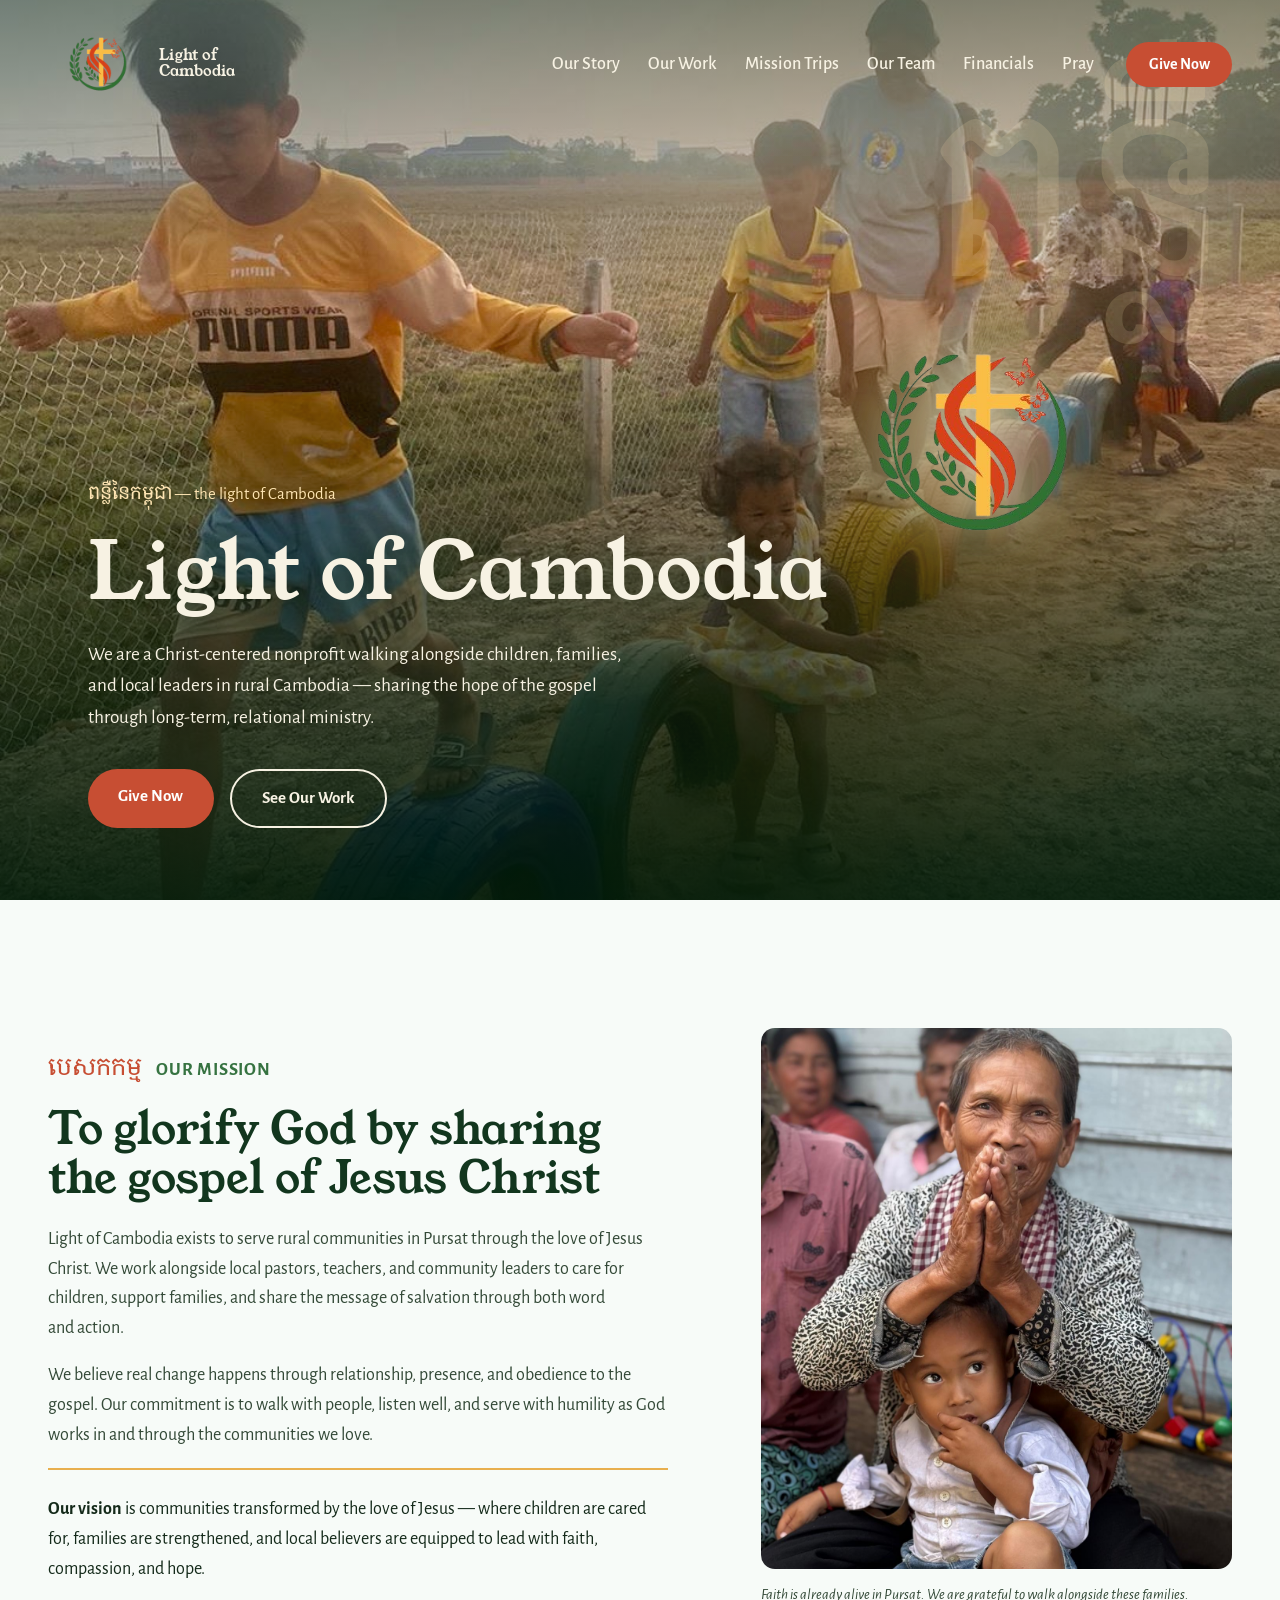
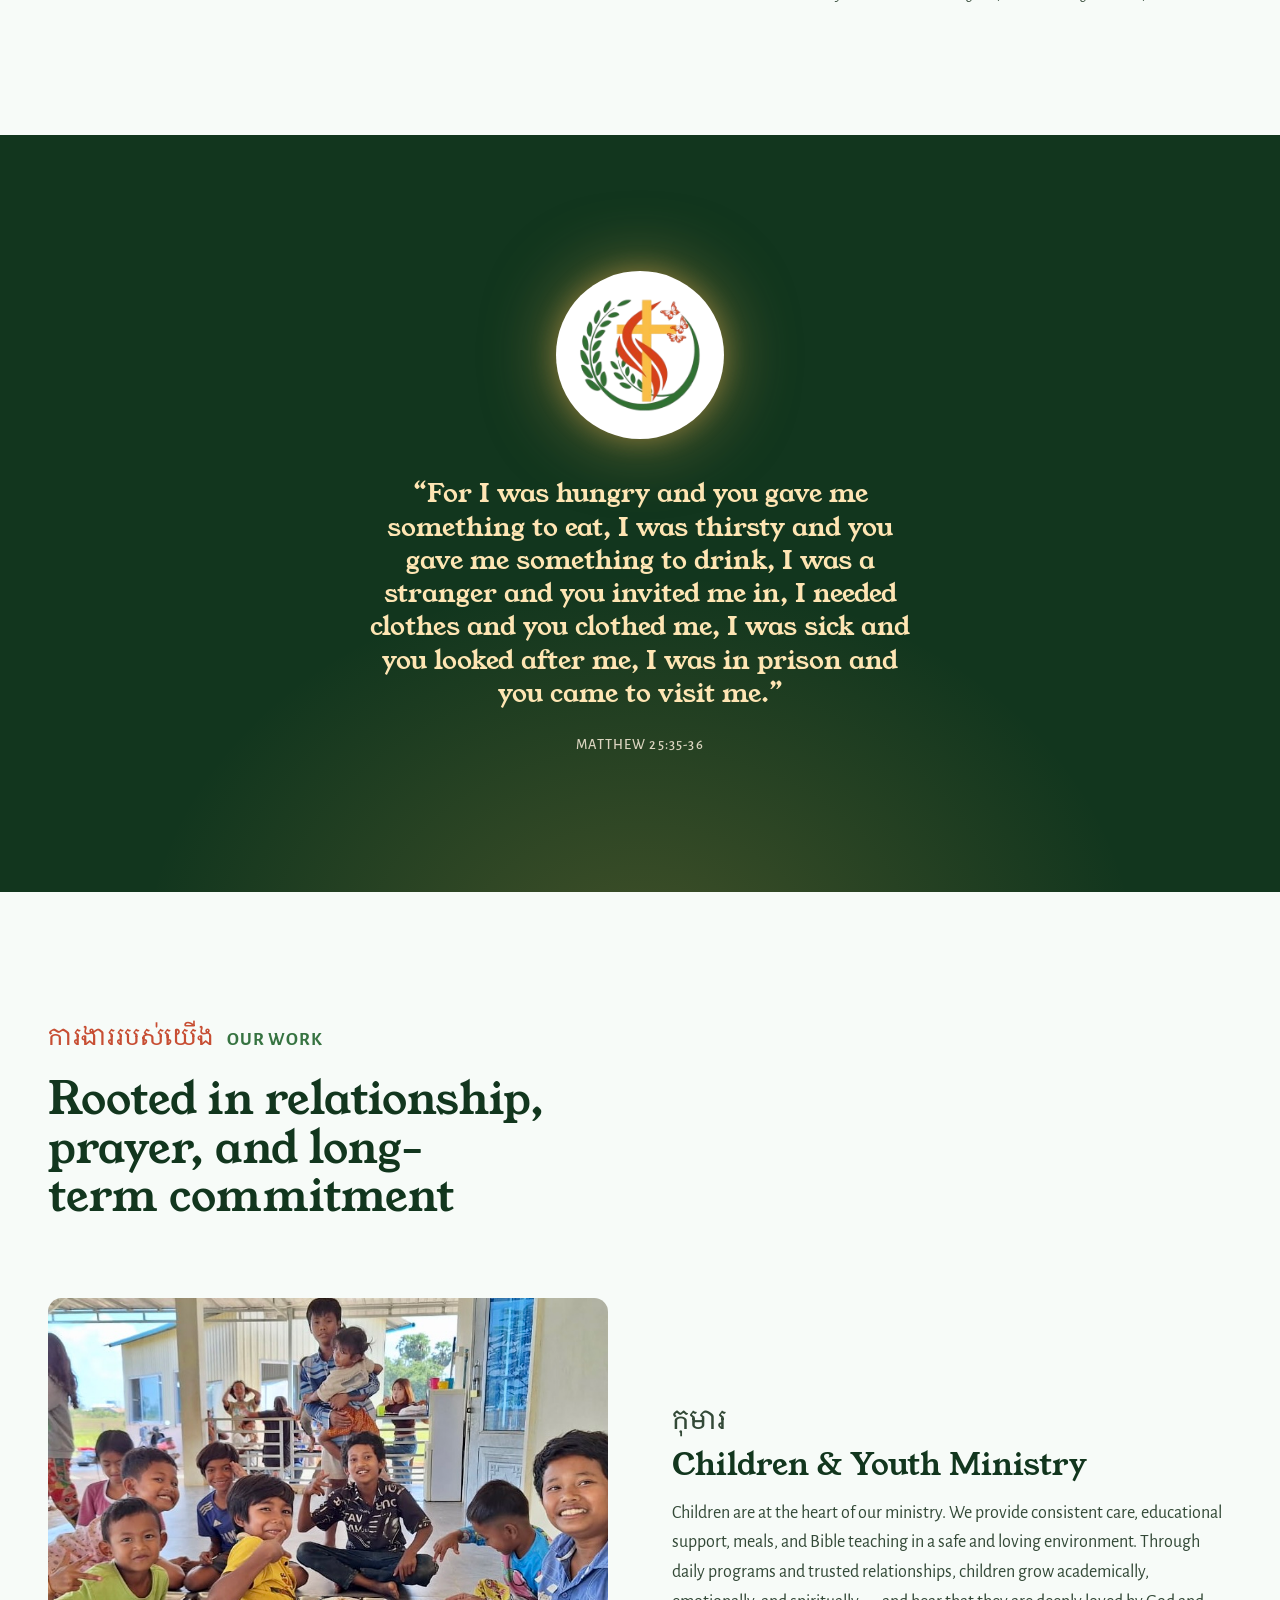
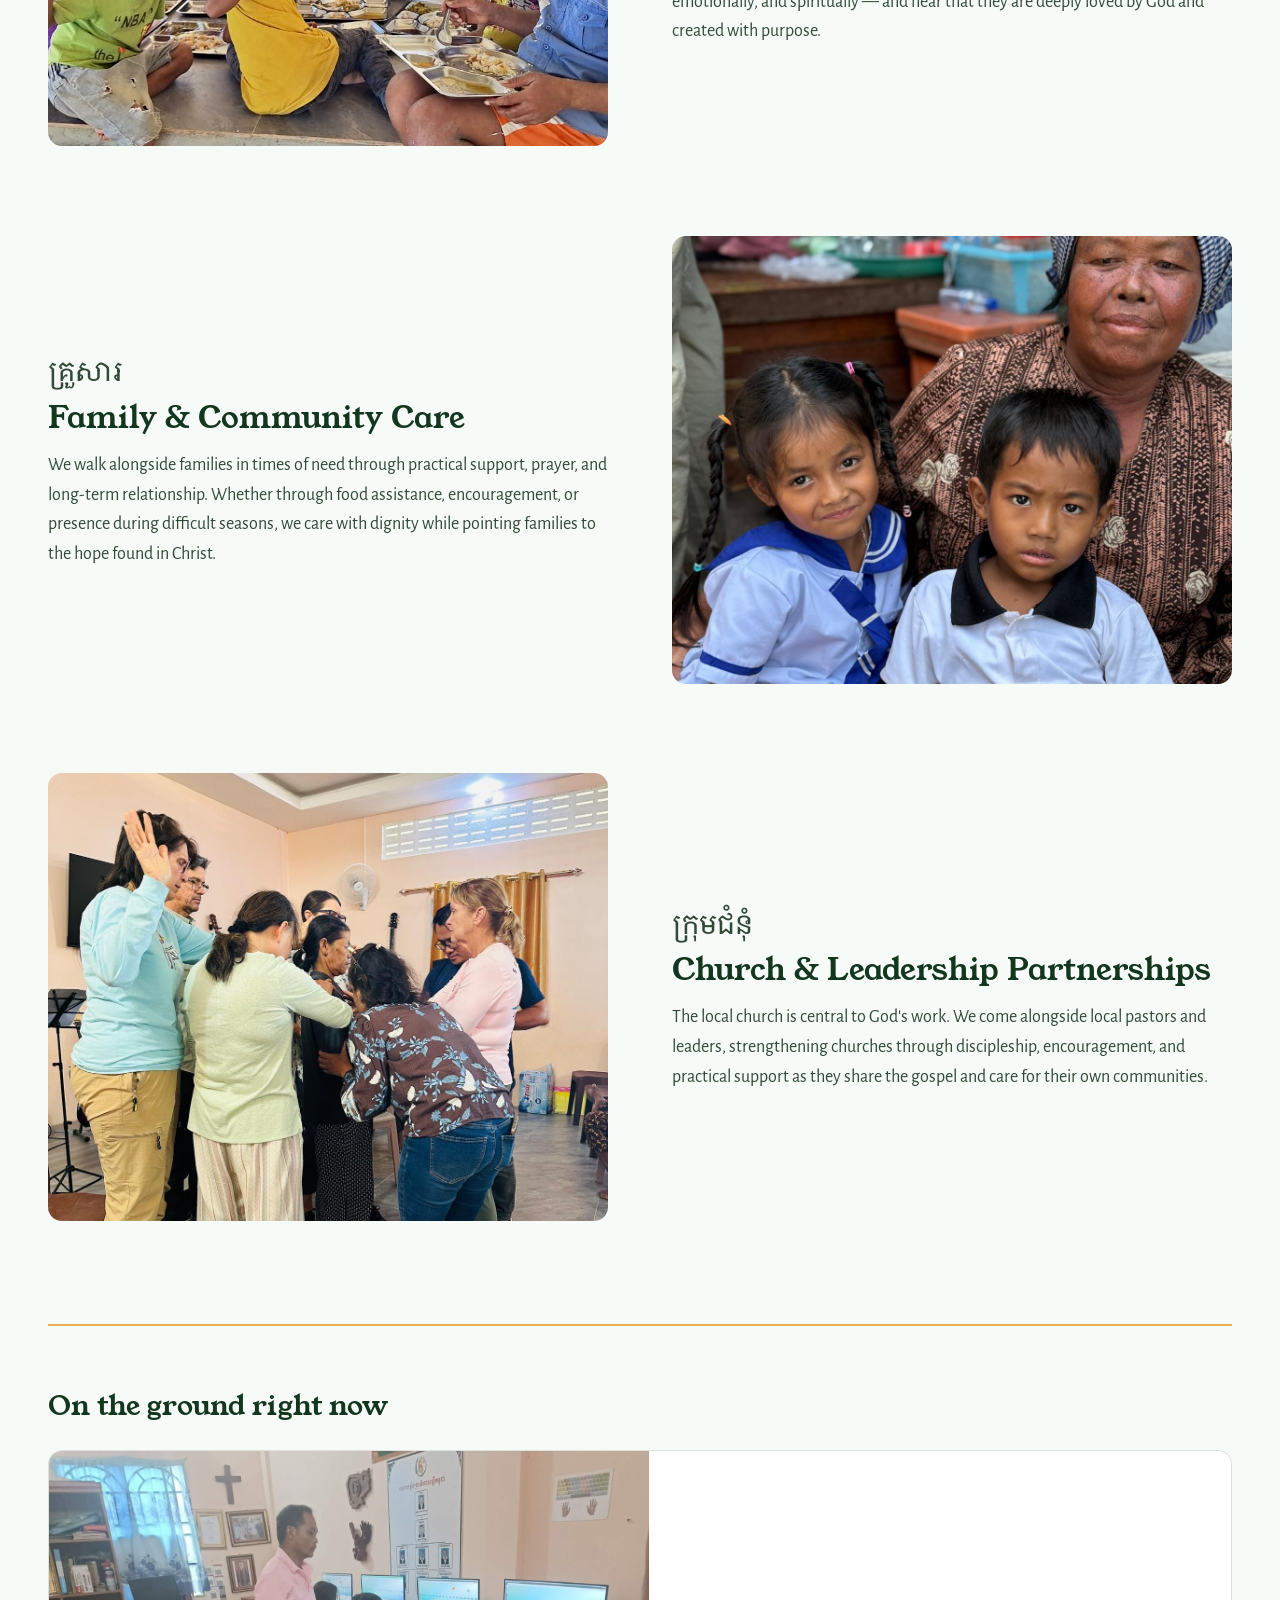
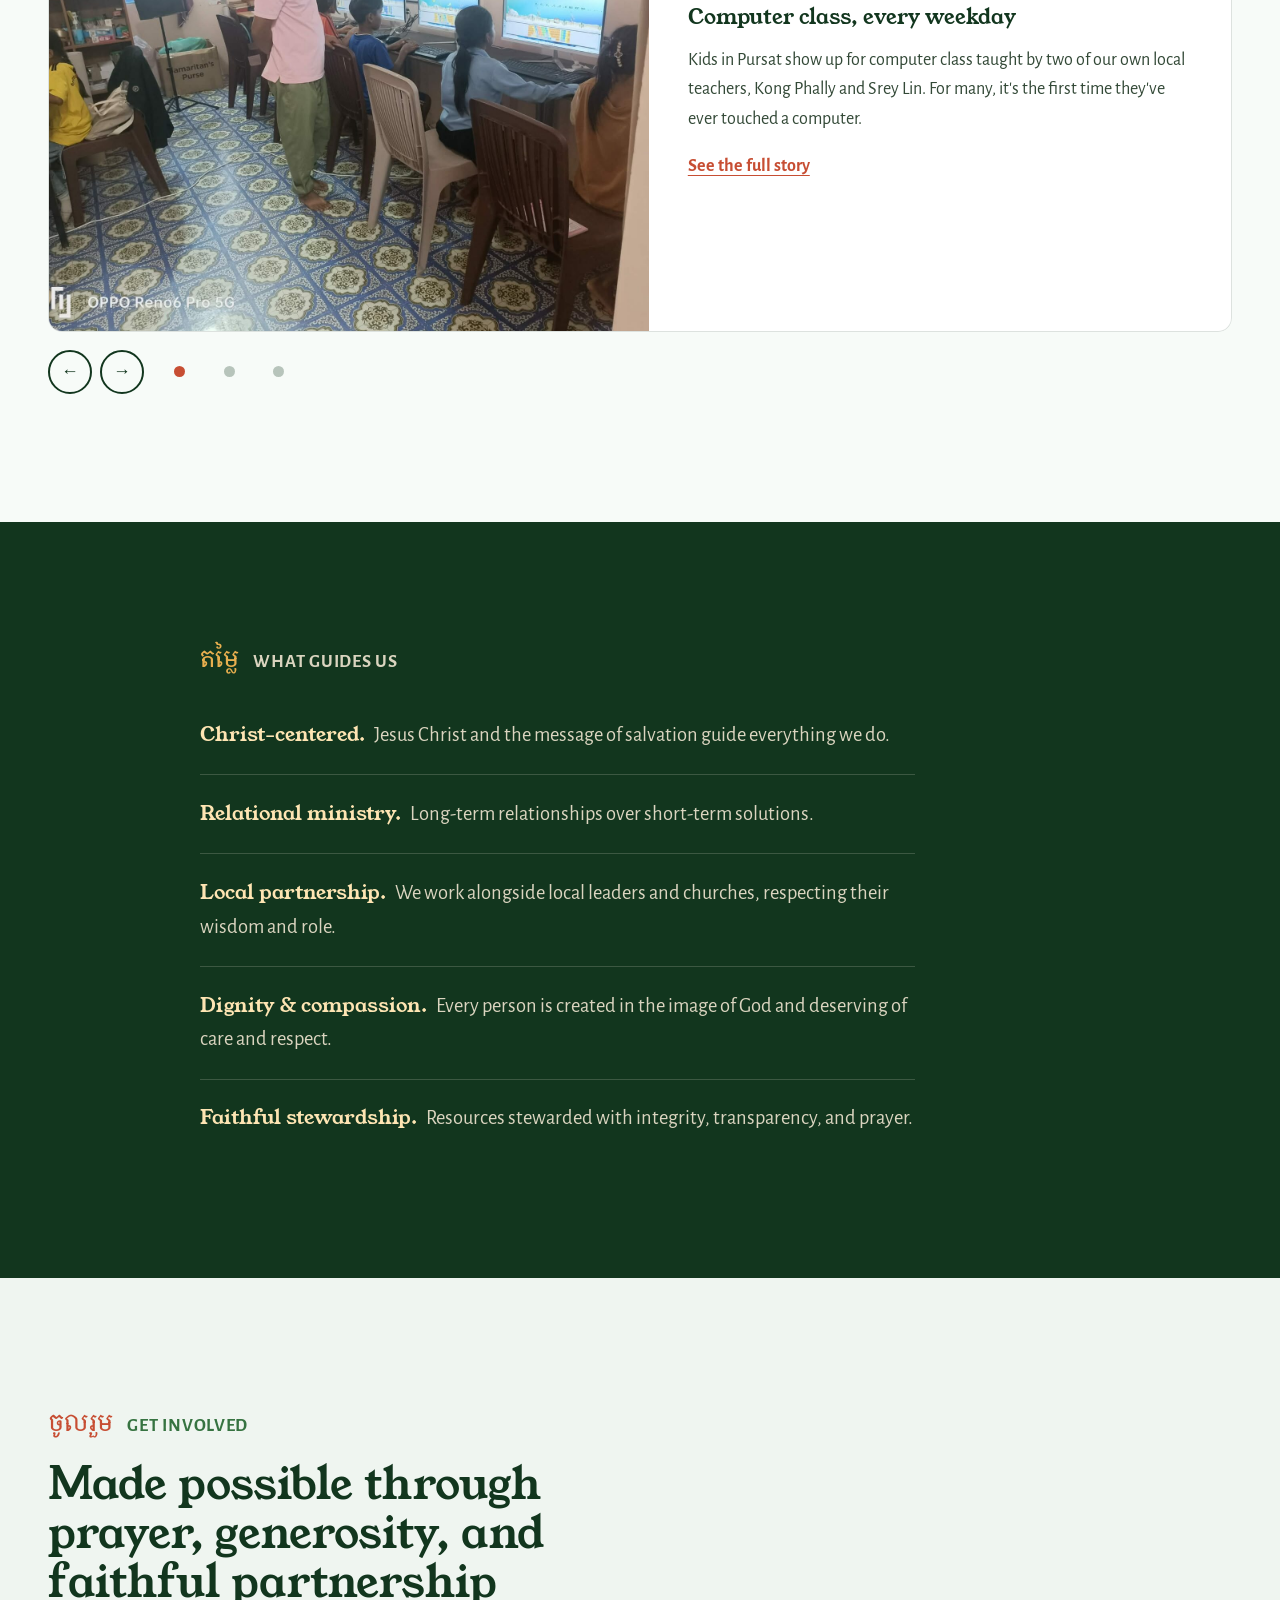
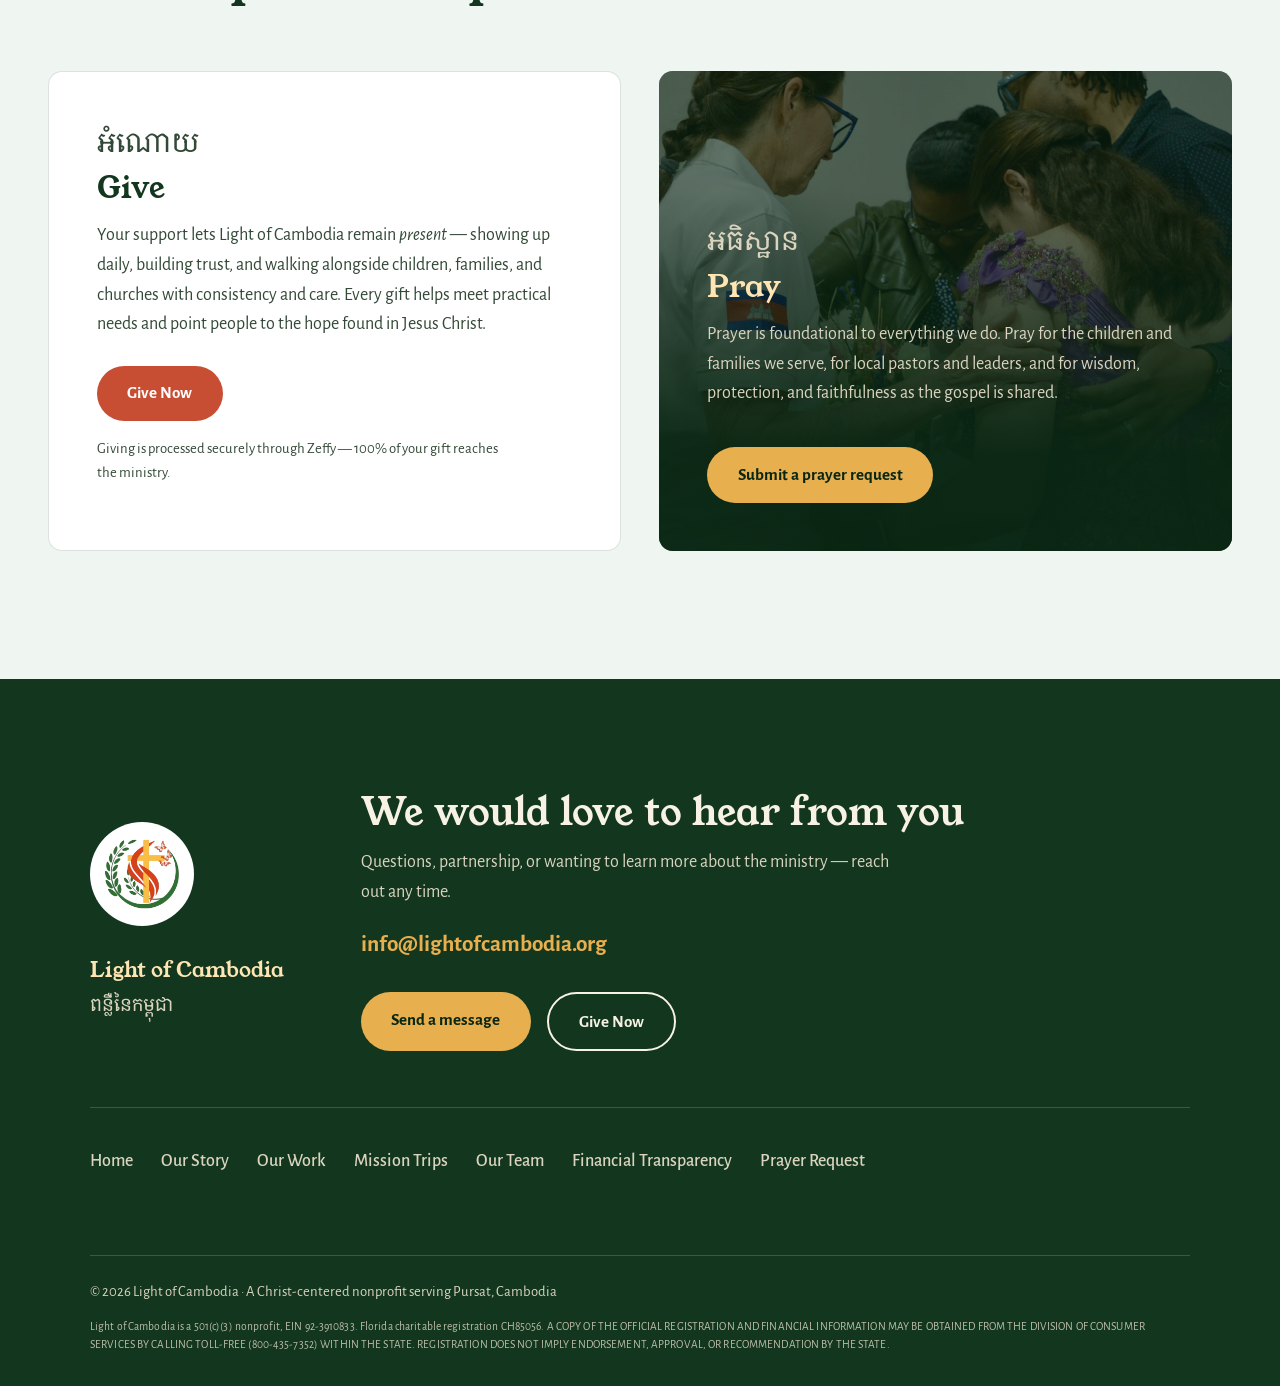
<file: index.html>
<!doctype html>
<html lang="en">
<head>
<meta charset="utf-8">
<meta name="viewport" content="width=device-width, initial-scale=1">
<title>Light of Cambodia — Christ-centered ministry in Pursat, Cambodia</title>
<meta name="description" content="Light of Cambodia is a Christ-centered nonprofit partnering with local leaders in Pursat, Cambodia to care for children, strengthen families, and share the hope of the gospel.">
<meta property="og:title" content="Light of Cambodia">
<meta property="og:description" content="Caring for children, strengthening families, and sharing the hope of the gospel in rural Pursat, Cambodia.">
<meta property="og:image" content="assets/photos/photo-01.jpg">
<link rel="icon" type="image/png" href="assets/logo.png">
<link rel="preconnect" href="https://fonts.googleapis.com">
<link rel="preconnect" href="https://fonts.gstatic.com" crossorigin>
<link href="https://fonts.googleapis.com/css2?family=Young+Serif&family=Alegreya+Sans:ital,wght@0,400;0,500;0,700;1,400&family=Noto+Serif+Khmer:wght@400;600&display=swap" rel="stylesheet">
<link rel="stylesheet" href="styles.css">
</head>
<body>

<a class="skip-link" href="#main">Skip to content</a>

<header class="nav" id="top">
  <a class="nav-brand" href="index.html">
    <span class="nav-logo"><img src="assets/logo.png" alt="Light of Cambodia logo — a cross and flame within a laurel of leaves" width="100" height="100"></span>
    <span class="nav-name">Light of<br>Cambodia</span>
  </a>
  <nav class="nav-links" aria-label="Primary">
    <a href="our-story.html">Our Story</a>
    <a href="our-work.html">Our Work</a>
    <a href="mission-trips.html">Mission Trips</a>
    <a href="our-team.html">Our Team</a>
    <a href="financials.html">Financials</a>
    <a href="prayer.html">Pray</a>
  </nav>
  <a class="btn btn-flame nav-give" href="https://www.zeffy.com/en-US/donation-form/0152b182-8cbf-4714-b26a-99909867ee95" target="_blank" rel="noopener">Give Now</a>
  <button class="nav-toggle" aria-label="Open menu" aria-expanded="false" aria-controls="mobile-menu">
    <span></span><span></span>
  </button>
</header>
<div class="mobile-menu" id="mobile-menu" hidden>
  <a href="index.html" aria-current="page">Home</a>
  <a href="our-story.html">Our Story</a>
  <a href="our-work.html">Our Work</a>
  <a href="mission-trips.html">Mission Trips</a>
  <a href="our-team.html">Our Team</a>
  <a href="financials.html">Financials</a>
  <a href="prayer.html">Pray</a>
  <a class="btn btn-flame" href="https://www.zeffy.com/en-US/donation-form/0152b182-8cbf-4714-b26a-99909867ee95" target="_blank" rel="noopener">Give Now</a>
</div>

<main id="main">

<!-- HERO -->
<section class="hero">
  <img class="hero-photo" src="assets/photos/photo-01.jpg" alt="Children playing on a tire playground at dusk, golden haze over the rice fields of Pursat" fetchpriority="high">
  <div class="hero-glow" aria-hidden="true"></div>
  <div class="hero-scrim" aria-hidden="true"></div>
  <p class="hero-khmer" lang="km" aria-hidden="true">ពន្លឺ</p>
  <img class="hero-logo" src="assets/logo.png" alt="" aria-hidden="true">
  <div class="hero-inner">
    <p class="hero-kicker"><span lang="km">ពន្លឺនៃកម្ពុជា</span> — the light of Cambodia</p>
    <h1>Light of Cambodia</h1>
    <p class="hero-lede">We are a Christ-centered nonprofit walking alongside children, families, and local leaders in rural Cambodia — sharing the hope of the gospel through long-term, relational ministry.</p>
    <div class="hero-cta">
      <a class="btn btn-flame" href="https://www.zeffy.com/en-US/donation-form/0152b182-8cbf-4714-b26a-99909867ee95" target="_blank" rel="noopener">Give Now</a>
      <a class="btn btn-ghost" href="our-work.html">See Our Work</a>
    </div>
  </div>
</section>

<!-- WHO WE ARE -->
<section class="who" id="who">
  <div class="who-grid">
    <div class="who-copy reveal">
      <p class="kicker"><span class="kicker-km" lang="km">បេសកកម្ម</span><span class="kicker-en">Our Mission</span></p>
      <h2>To glorify God by sharing the gospel of Jesus Christ</h2>
      <p>Light of Cambodia exists to serve rural communities in Pursat through the love of Jesus Christ. We work alongside local pastors, teachers, and community leaders to care for children, support families, and share the message of salvation through both word and action.</p>
      <p>We believe real change happens through relationship, presence, and obedience to the gospel. Our commitment is to walk with people, listen well, and serve with humility as God works in and through the communities we love.</p>
      <p class="who-vision"><strong>Our vision</strong> is communities transformed by the love of Jesus — where children are cared for, families are strengthened, and local believers are equipped to lead with faith, compassion, and hope.</p>
    </div>
    <figure class="who-photo reveal">
      <img src="assets/photos/home-prayer-generations.jpg" alt="An older woman with her hands pressed together in prayer, a small child resting on her lap" loading="lazy">
      <figcaption>Faith is already alive in Pursat. We are grateful to walk alongside these families.</figcaption>
    </figure>
  </div>
</section>

<!-- VERSE -->
<section class="verse verse-long">
  <div class="verse-glow" aria-hidden="true"></div>
  <span class="verse-logo reveal"><img src="assets/logo.png" alt="" width="152" height="152"></span>
  <blockquote class="reveal">
    <p>“For I was hungry and you gave me something to eat, I was thirsty and you gave me something to drink, I was a stranger and you invited me in, I needed clothes and you clothed me, I was sick and you looked after me, I was in prison and you came to visit me.”</p>
    <cite>Matthew 25:35-36</cite>
  </blockquote>
</section>

<!-- OUR WORK -->
<section class="work" id="work">
  <div class="work-head reveal">
    <p class="kicker"><span class="kicker-km" lang="km">ការងាររបស់យើង</span><span class="kicker-en">Our Work</span></p>
    <h2>Rooted in relationship, prayer, and long-term commitment</h2>
  </div>

  <article class="band reveal">
    <figure class="band-photo">
      <img src="assets/photos/home-shared-meal.jpg" alt="Children sitting together on the floor sharing a meal from metal trays, smiling at the camera" loading="lazy">
    </figure>
    <div class="band-copy">
      <p class="band-km" lang="km">កុមារ</p>
      <h3>Children &amp; Youth Ministry</h3>
      <p>Children are at the heart of our ministry. We provide consistent care, educational support, meals, and Bible teaching in a safe and loving environment. Through daily programs and trusted relationships, children grow academically, emotionally, and spiritually — and hear that they are deeply loved by God and created with purpose.</p>
    </div>
  </article>

  <article class="band band-flip reveal">
    <figure class="band-photo">
      <img src="assets/photos/home-school-children.jpg" alt="A grandmother sitting with two children in school uniforms" loading="lazy">
    </figure>
    <div class="band-copy">
      <p class="band-km" lang="km">គ្រួសារ</p>
      <h3>Family &amp; Community Care</h3>
      <p>We walk alongside families in times of need through practical support, prayer, and long-term relationship. Whether through food assistance, encouragement, or presence during difficult seasons, we care with dignity while pointing families to the hope found in Christ.</p>
    </div>
  </article>

  <article class="band reveal">
    <figure class="band-photo">
      <img class="focus-upper" src="assets/photos/home-church-leaders.jpg" alt="Church leaders standing in a circle with hands laid on one another in prayer during a leadership training session in Pursat" loading="lazy">
    </figure>
    <div class="band-copy">
      <p class="band-km" lang="km">ក្រុមជំនុំ</p>
      <h3>Church &amp; Leadership Partnerships</h3>
      <p>The local church is central to God's work. We come alongside local pastors and leaders, strengthening churches through discipleship, encouragement, and practical support as they share the gospel and care for their own communities.</p>
    </div>
  </article>

  <div class="projects reveal" id="stories">
    <h3>On the ground right now</h3>
    <div class="carousel" data-carousel aria-roledescription="carousel" aria-label="Stories from Pursat">
      <div class="carousel-viewport">
        <div class="carousel-track" data-carousel-track>
          <div class="carousel-slide" role="group" aria-roledescription="slide" aria-label="Story 1 of 3: Computer class">
            <img src="assets/photos/reel-computers.jpg" alt="Children seated at desktop computers during class in Pursat" loading="lazy" width="1600" height="1200">
            <div class="carousel-copy">
              <p class="carousel-title">Computer class, every weekday</p>
              <p class="carousel-hook">Kids in Pursat show up for computer class taught by two of our own local teachers, Kong Phally and Srey Lin. For many, it's the first time they've ever touched a computer.</p>
              <a class="carousel-link" href="https://www.facebook.com/share/p/18m5AtWutB/" target="_blank" rel="noopener">See the full story<span class="sr-only"> about computer class on Facebook</span></a>
            </div>
          </div>
          <div class="carousel-slide" role="group" aria-roledescription="slide" aria-label="Story 2 of 3: Youth ministry">
            <img src="assets/photos/impact-teens-music.jpg" alt="Teenagers playing guitar and singing together during youth ministry" loading="lazy" width="1280" height="720">
            <div class="carousel-copy">
              <p class="carousel-title">Youth ministry is growing</p>
              <p class="carousel-hook">Youth meetings have nearly doubled in a few weeks, from 9 to 13 teens gathering for worship, teaching, and real conversation.</p>
              <a class="carousel-link" href="https://www.facebook.com/share/p/1F9p4VRGsZ/" target="_blank" rel="noopener">See the full story<span class="sr-only"> about youth ministry on Facebook</span></a>
            </div>
          </div>
          <div class="carousel-slide" role="group" aria-roledescription="slide" aria-label="Story 3 of 3: New believers">
            <img src="assets/photos/reel-baptism.jpg" alt="A pastor baptizing a new believer in the water" loading="lazy" width="720" height="844">
            <div class="carousel-copy">
              <p class="carousel-title">New believers this summer</p>
              <p class="carousel-hook">This summer, several people in our Pursat community chose to follow Jesus for the first time.</p>
              <a class="carousel-link" href="https://www.facebook.com/share/p/1FKsZ6LYSj/" target="_blank" rel="noopener">See the full story<span class="sr-only"> about new believers on Facebook</span></a>
            </div>
          </div>
        </div>
      </div>
      <div class="carousel-controls" data-carousel-controls hidden>
        <button class="carousel-btn" type="button" data-carousel-prev aria-label="Previous story">&#8592;</button>
        <button class="carousel-btn" type="button" data-carousel-next aria-label="Next story">&#8594;</button>
        <div class="carousel-dots" data-carousel-dots></div>
      </div>
    </div>
  </div>
</section>

<!-- VALUES -->
<section class="values" id="values">
  <div class="values-inner">
    <p class="kicker kicker-light"><span class="kicker-km" lang="km">តម្លៃ</span><span class="kicker-en">What guides us</span></p>
    <ul class="values-list">
      <li class="reveal"><strong>Christ-centered.</strong> Jesus Christ and the message of salvation guide everything we do.</li>
      <li class="reveal"><strong>Relational ministry.</strong> Long-term relationships over short-term solutions.</li>
      <li class="reveal"><strong>Local partnership.</strong> We work alongside local leaders and churches, respecting their wisdom and role.</li>
      <li class="reveal"><strong>Dignity &amp; compassion.</strong> Every person is created in the image of God and deserving of care and respect.</li>
      <li class="reveal"><strong>Faithful stewardship.</strong> Resources stewarded with integrity, transparency, and prayer.</li>
    </ul>
  </div>
</section>

<!-- GET INVOLVED -->
<section class="involved" id="involved">
  <div class="involved-head reveal">
    <p class="kicker"><span class="kicker-km" lang="km">ចូលរួម</span><span class="kicker-en">Get Involved</span></p>
    <h2>Made possible through prayer, generosity, and faithful partnership</h2>
  </div>
  <div class="involved-grid">
    <div class="involved-card involved-give reveal">
      <p class="band-km" lang="km">អំណោយ</p>
      <h3>Give</h3>
      <p>Your support lets Light of Cambodia remain <em>present</em> — showing up daily, building trust, and walking alongside children, families, and churches with consistency and care. Every gift helps meet practical needs and point people to the hope found in Jesus Christ.</p>
      <a class="btn btn-flame" href="https://www.zeffy.com/en-US/donation-form/0152b182-8cbf-4714-b26a-99909867ee95" target="_blank" rel="noopener">Give Now</a>
      <p class="involved-note">Giving is processed securely through Zeffy — 100% of your gift reaches the ministry.</p>
    </div>
    <div class="involved-card involved-pray reveal">
      <figure class="pray-photo">
        <img src="assets/photos/photo-14.jpg" alt="Team members embracing in prayer" loading="lazy">
      </figure>
      <p class="band-km band-km-light" lang="km">អធិស្ឋាន</p>
      <h3>Pray</h3>
      <p>Prayer is foundational to everything we do. Pray for the children and families we serve, for local pastors and leaders, and for wisdom, protection, and faithfulness as the gospel is shared.</p>
      <p class="page-links"><a class="btn btn-gold" href="prayer.html">Submit a prayer request</a></p>
    </div>
  </div>
</section>

</main>

<!-- CONTACT / FOOTER -->
<footer class="footer" id="contact">
  <div class="footer-inner">
    <div class="footer-brand reveal">
      <span class="footer-logo"><img src="assets/logo.png" alt="Light of Cambodia logo" width="72" height="72"></span>
      <p class="footer-name">Light of Cambodia</p>
      <p class="footer-km" lang="km">ពន្លឺនៃកម្ពុជា</p>
    </div>
    <div class="footer-contact reveal">
      <h2>We would love to hear from you</h2>
      <p>Questions, partnership, or wanting to learn more about the ministry — reach out any time.</p>
      <a class="footer-email" href="mailto:info@lightofcambodia.org">info@lightofcambodia.org</a>
      <div class="footer-actions">
        <a class="btn btn-gold" href="https://docs.google.com/forms/d/e/1FAIpQLSeYqDHd5xwqYtgAb539Dhl-a-Kqm5qTHkp4d7sRZXW8vZQR5Q/viewform" target="_blank" rel="noopener">Send a message</a>
        <a class="btn btn-ghost" href="https://www.zeffy.com/en-US/donation-form/0152b182-8cbf-4714-b26a-99909867ee95" target="_blank" rel="noopener">Give Now</a>
      </div>
    </div>
  </div>
  <nav class="footer-nav" aria-label="Footer">
    <a href="index.html" aria-current="page">Home</a>
    <a href="our-story.html">Our Story</a>
    <a href="our-work.html">Our Work</a>
    <a href="mission-trips.html">Mission Trips</a>
    <a href="our-team.html">Our Team</a>
    <a href="financials.html">Financial Transparency</a>
    <a href="prayer.html">Prayer Request</a>
  </nav>
  <p class="footer-fine">© <span id="year">2026</span> Light of Cambodia · A Christ-centered nonprofit serving Pursat, Cambodia</p>
  <p class="footer-legal">Light of Cambodia is a 501(c)(3) nonprofit, EIN 92-3910833. Florida charitable registration CH85056. A COPY OF THE OFFICIAL REGISTRATION AND FINANCIAL INFORMATION MAY BE OBTAINED FROM THE DIVISION OF CONSUMER SERVICES BY CALLING TOLL-FREE (800-435-7352) WITHIN THE STATE. REGISTRATION DOES NOT IMPLY ENDORSEMENT, APPROVAL, OR RECOMMENDATION BY THE STATE.</p>
</footer>

<script src="app.js"></script>
</body>
</html>
</file>
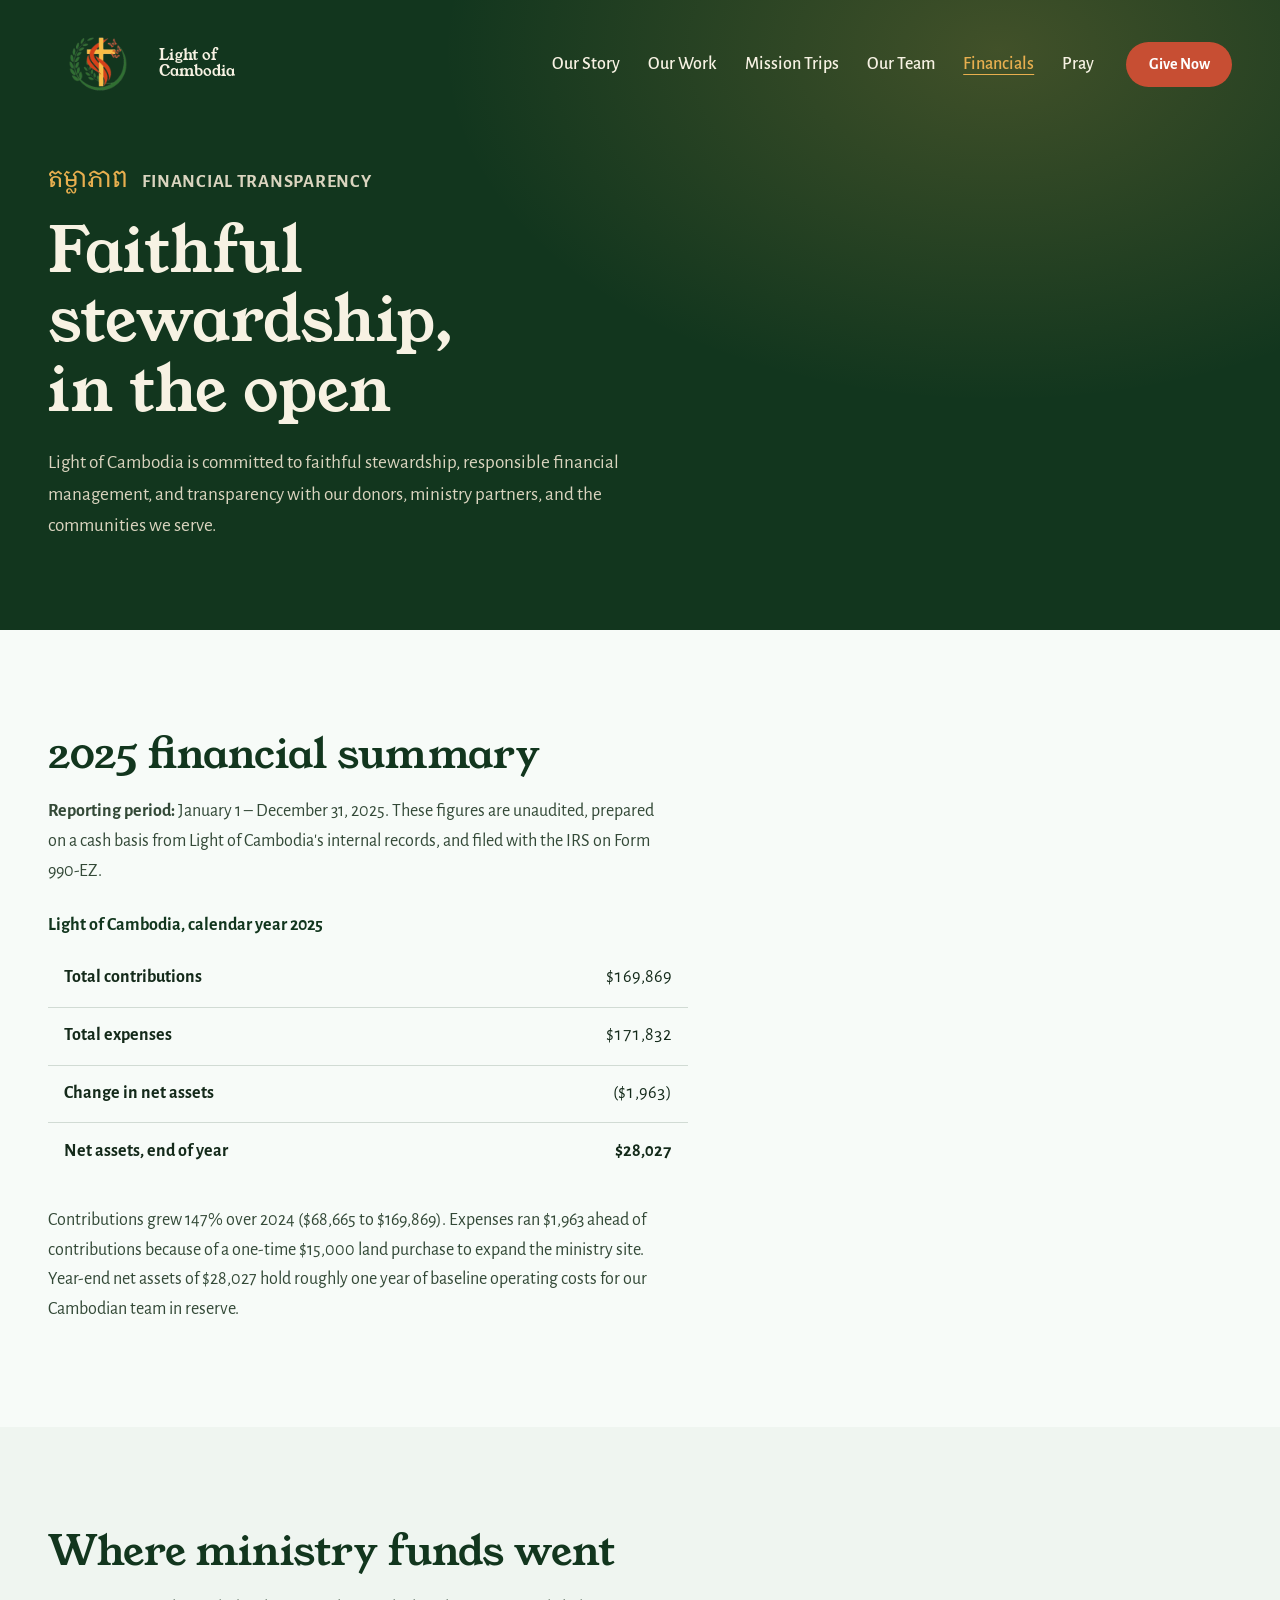
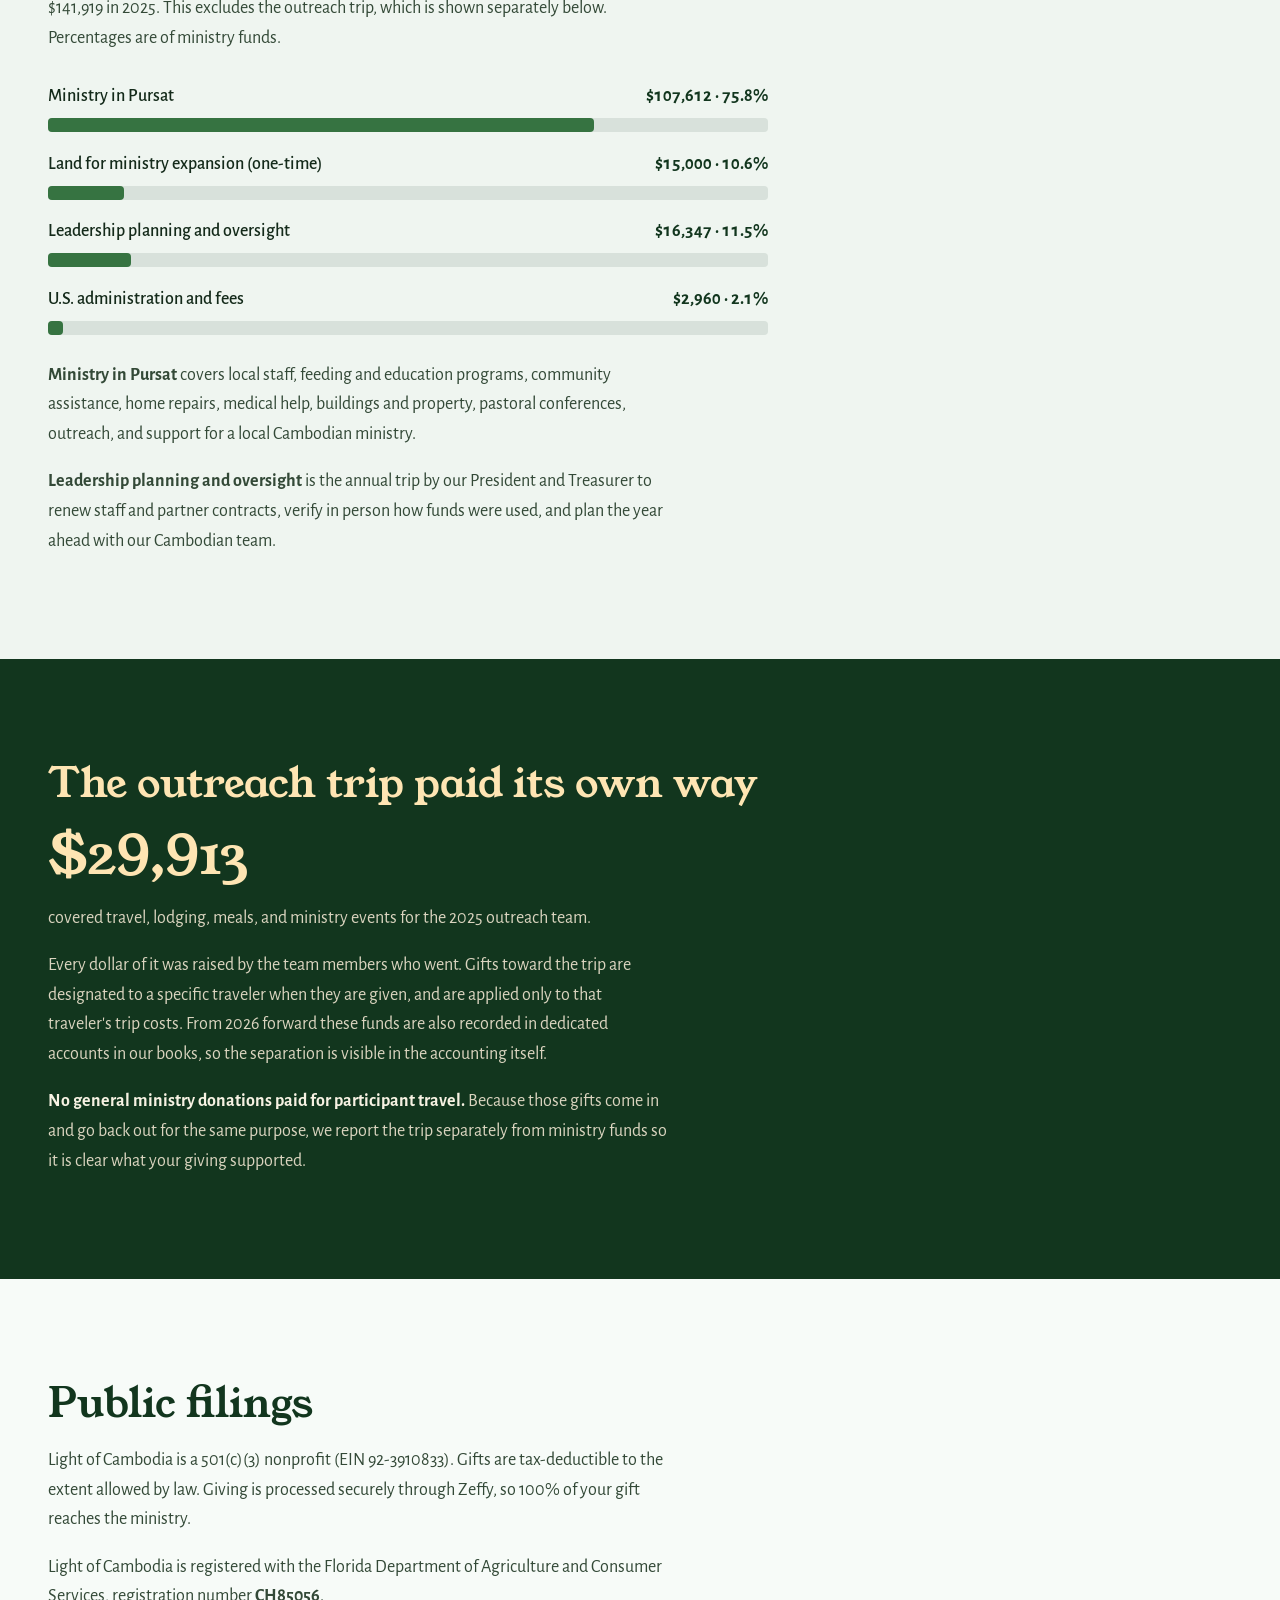
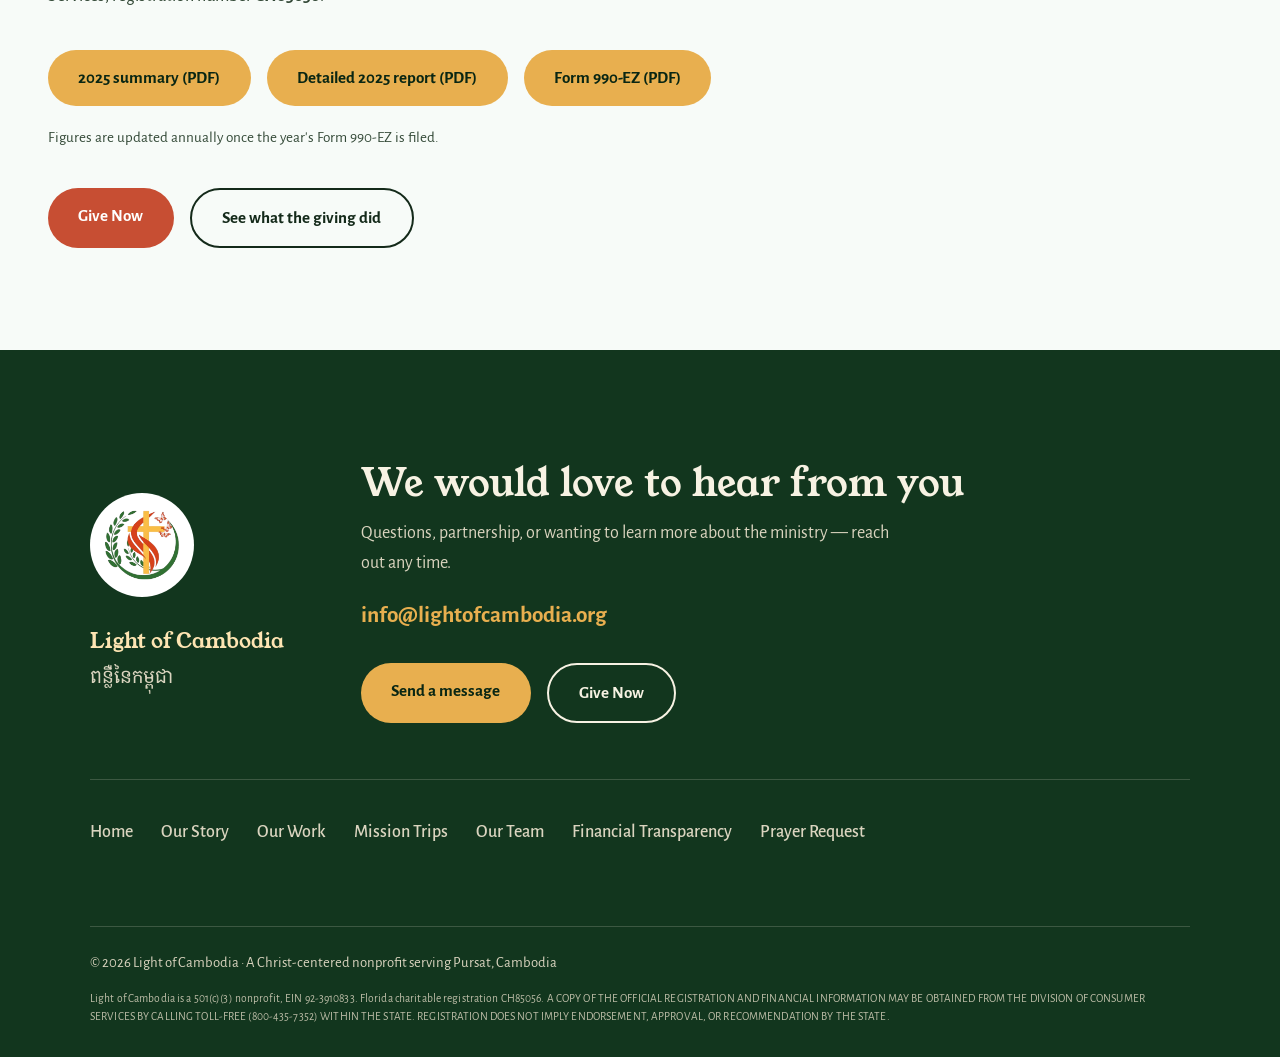
<file: financials.html>
<!doctype html>
<html lang="en">
<head>
<meta charset="utf-8">
<meta name="viewport" content="width=device-width, initial-scale=1">
<title>Financial Transparency — Light of Cambodia</title>
<meta name="description" content="Light of Cambodia's 2025 financial summary: contributions, expenses, net assets, and how giving was used. 501(c)(3), EIN 92-3910833.">
<meta property="og:title" content="Financial Transparency — Light of Cambodia">
<meta property="og:description" content="2025 contributions, expenses, and where the money went.">
<meta property="og:image" content="assets/photos/work-property.jpg">
<link rel="icon" type="image/png" href="assets/logo.png">
<link rel="preconnect" href="https://fonts.googleapis.com">
<link rel="preconnect" href="https://fonts.gstatic.com" crossorigin>
<link href="https://fonts.googleapis.com/css2?family=Young+Serif&family=Alegreya+Sans:ital,wght@0,400;0,500;0,700;1,400&family=Noto+Serif+Khmer:wght@400;600&display=swap" rel="stylesheet">
<link rel="stylesheet" href="styles.css">
</head>
<body>

<a class="skip-link" href="#main">Skip to content</a>

<header class="nav" id="top">
  <a class="nav-brand" href="index.html">
    <span class="nav-logo"><img src="assets/logo.png" alt="Light of Cambodia logo — a cross and flame within a laurel of leaves" width="100" height="100"></span>
    <span class="nav-name">Light of<br>Cambodia</span>
  </a>
  <nav class="nav-links" aria-label="Primary">
    <a href="our-story.html">Our Story</a>
    <a href="our-work.html">Our Work</a>
    <a href="mission-trips.html">Mission Trips</a>
    <a href="our-team.html">Our Team</a>
    <a href="financials.html" aria-current="page">Financials</a>
    <a href="prayer.html">Pray</a>
  </nav>
  <a class="btn btn-flame nav-give" href="https://www.zeffy.com/en-US/donation-form/0152b182-8cbf-4714-b26a-99909867ee95" target="_blank" rel="noopener">Give Now</a>
  <button class="nav-toggle" aria-label="Open menu" aria-expanded="false" aria-controls="mobile-menu">
    <span></span><span></span>
  </button>
</header>
<div class="mobile-menu" id="mobile-menu" hidden>
  <a href="index.html">Home</a>
  <a href="our-story.html">Our Story</a>
  <a href="our-work.html">Our Work</a>
  <a href="mission-trips.html">Mission Trips</a>
  <a href="our-team.html">Our Team</a>
  <a href="financials.html" aria-current="page">Financials</a>
  <a href="prayer.html">Pray</a>
  <a class="btn btn-flame" href="https://www.zeffy.com/en-US/donation-form/0152b182-8cbf-4714-b26a-99909867ee95" target="_blank" rel="noopener">Give Now</a>
</div>

<main id="main">

<section class="page-hero">
  <div class="page-hero-glow" aria-hidden="true"></div>
  <div class="page-hero-inner">
    <p class="kicker"><span class="kicker-km" lang="km">តម្លាភាព</span><span class="kicker-en">Financial Transparency</span></p>
    <h1>Faithful stewardship, in the open</h1>
    <p class="page-hero-lede">Light of Cambodia is committed to faithful stewardship, responsible financial management, and transparency with our donors, ministry partners, and the communities we serve.</p>
  </div>
</section>

<section class="section">
  <div class="section-inner">
    <div class="prose reveal">
      <h2>2025 financial summary</h2>
      <p><strong>Reporting period:</strong> January 1 – December 31, 2025. These figures are unaudited, prepared on a cash basis from Light of Cambodia's internal records, and filed with the IRS on Form 990-EZ.</p>

      <table class="fig-table">
        <caption>Light of Cambodia, calendar year 2025</caption>
        <tbody>
          <tr><th scope="row">Total contributions</th><td>$169,869</td></tr>
          <tr><th scope="row">Total expenses</th><td>$171,832</td></tr>
          <tr><th scope="row">Change in net assets</th><td>($1,963)</td></tr>
          <tr><th scope="row">Net assets, end of year</th><td>$28,027</td></tr>
        </tbody>
      </table>

      <p style="margin-top:1.6rem">Contributions grew 147% over 2024 ($68,665 to $169,869). Expenses ran $1,963 ahead of contributions because of a one-time $15,000 land purchase to expand the ministry site. Year-end net assets of $28,027 hold roughly one year of baseline operating costs for our Cambodian team in reserve.</p>
    </div>
  </div>
</section>

<section class="section section-surface">
  <div class="section-inner">
    <div class="prose reveal">
      <h2>Where ministry funds went</h2>
      <p>$141,919 in 2025. This excludes the outreach trip, which is shown separately below. Percentages are of ministry funds.</p>
      <div class="chart">
        <div class="chart-row">
          <span class="chart-label">Ministry in Pursat</span>
          <span class="chart-value">$107,612 · 75.8%</span>
          <div class="chart-track" aria-hidden="true"><div class="chart-bar" style="width:75.8%"></div></div>
        </div>
        <div class="chart-row">
          <span class="chart-label">Land for ministry expansion (one-time)</span>
          <span class="chart-value">$15,000 · 10.6%</span>
          <div class="chart-track" aria-hidden="true"><div class="chart-bar" style="width:10.6%"></div></div>
        </div>
        <div class="chart-row">
          <span class="chart-label">Leadership planning and oversight</span>
          <span class="chart-value">$16,347 · 11.5%</span>
          <div class="chart-track" aria-hidden="true"><div class="chart-bar" style="width:11.5%"></div></div>
        </div>
        <div class="chart-row">
          <span class="chart-label">U.S. administration and fees</span>
          <span class="chart-value">$2,960 · 2.1%</span>
          <div class="chart-track" aria-hidden="true"><div class="chart-bar" style="width:2.1%"></div></div>
        </div>
      </div>
      <p style="margin-top:1.6rem"><strong>Ministry in Pursat</strong> covers local staff, feeding and education programs, community assistance, home repairs, medical help, buildings and property, pastoral conferences, outreach, and support for a local Cambodian ministry.</p>
      <p><strong>Leadership planning and oversight</strong> is the annual trip by our President and Treasurer to renew staff and partner contracts, verify in person how funds were used, and plan the year ahead with our Cambodian team.</p>
    </div>
  </div>
</section>

<section class="section section-dark">
  <div class="section-inner">
    <div class="prose reveal">
      <h2>The outreach trip paid its own way</h2>
      <p class="trip-figure">$29,913</p>
      <p>covered travel, lodging, meals, and ministry events for the 2025 outreach team.</p>
      <p>Every dollar of it was raised by the team members who went. Gifts toward the trip are designated to a specific traveler when they are given, and are applied only to that traveler's trip costs. From 2026 forward these funds are also recorded in dedicated accounts in our books, so the separation is visible in the accounting itself.</p>
      <p><strong>No general ministry donations paid for participant travel.</strong> Because those gifts come in and go back out for the same purpose, we report the trip separately from ministry funds so it is clear what your giving supported.</p>
    </div>
  </div>
</section>

<section class="section">
  <div class="section-inner">
    <div class="prose reveal">
      <h2>Public filings</h2>
      <p>Light of Cambodia is a 501(c)(3) nonprofit (EIN 92-3910833). Gifts are tax-deductible to the extent allowed by law. Giving is processed securely through Zeffy, so 100% of your gift reaches the ministry.</p>
      <p>Light of Cambodia is registered with the Florida Department of Agriculture and Consumer Services, registration number <strong>CH85056</strong>.</p>
      <div class="page-links">
        <a class="btn btn-gold" href="assets/docs/light-of-cambodia-2025-financial-summary.pdf">2025 summary (PDF)</a>
        <a class="btn btn-gold" href="assets/docs/light-of-cambodia-2025-financial-report.pdf">Detailed 2025 report (PDF)</a>
        <a class="btn btn-gold" href="assets/docs/light-of-cambodia-2025-form-990ez.pdf">Form 990-EZ (PDF)</a>
      </div>
      <p class="form-note" style="margin-top:1.2rem">Figures are updated annually once the year's Form 990-EZ is filed.</p>
      <div class="page-links">
        <a class="btn btn-flame" href="https://www.zeffy.com/en-US/donation-form/0152b182-8cbf-4714-b26a-99909867ee95" target="_blank" rel="noopener">Give Now</a>
        <a class="btn btn-ghost" href="our-work.html">See what the giving did</a>
      </div>
    </div>
  </div>
</section>

</main>

<footer class="footer" id="contact">
  <div class="footer-inner">
    <div class="footer-brand reveal">
      <span class="footer-logo"><img src="assets/logo.png" alt="Light of Cambodia logo" width="72" height="72"></span>
      <p class="footer-name">Light of Cambodia</p>
      <p class="footer-km" lang="km">ពន្លឺនៃកម្ពុជា</p>
    </div>
    <div class="footer-contact reveal">
      <h2>We would love to hear from you</h2>
      <p>Questions, partnership, or wanting to learn more about the ministry — reach out any time.</p>
      <a class="footer-email" href="mailto:info@lightofcambodia.org">info@lightofcambodia.org</a>
      <div class="footer-actions">
        <a class="btn btn-gold" href="https://docs.google.com/forms/d/e/1FAIpQLSeYqDHd5xwqYtgAb539Dhl-a-Kqm5qTHkp4d7sRZXW8vZQR5Q/viewform" target="_blank" rel="noopener">Send a message</a>
        <a class="btn btn-ghost" href="https://www.zeffy.com/en-US/donation-form/0152b182-8cbf-4714-b26a-99909867ee95" target="_blank" rel="noopener">Give Now</a>
      </div>
    </div>
  </div>
  <nav class="footer-nav" aria-label="Footer">
    <a href="index.html">Home</a>
    <a href="our-story.html">Our Story</a>
    <a href="our-work.html">Our Work</a>
    <a href="mission-trips.html">Mission Trips</a>
    <a href="our-team.html">Our Team</a>
    <a href="financials.html" aria-current="page">Financial Transparency</a>
    <a href="prayer.html">Prayer Request</a>
  </nav>
  <p class="footer-fine">© <span id="year">2026</span> Light of Cambodia · A Christ-centered nonprofit serving Pursat, Cambodia</p>
  <p class="footer-legal">Light of Cambodia is a 501(c)(3) nonprofit, EIN 92-3910833. Florida charitable registration CH85056. A COPY OF THE OFFICIAL REGISTRATION AND FINANCIAL INFORMATION MAY BE OBTAINED FROM THE DIVISION OF CONSUMER SERVICES BY CALLING TOLL-FREE (800-435-7352) WITHIN THE STATE. REGISTRATION DOES NOT IMPLY ENDORSEMENT, APPROVAL, OR RECOMMENDATION BY THE STATE.</p>
</footer>

<script src="app.js"></script>
</body>
</html>
</file>
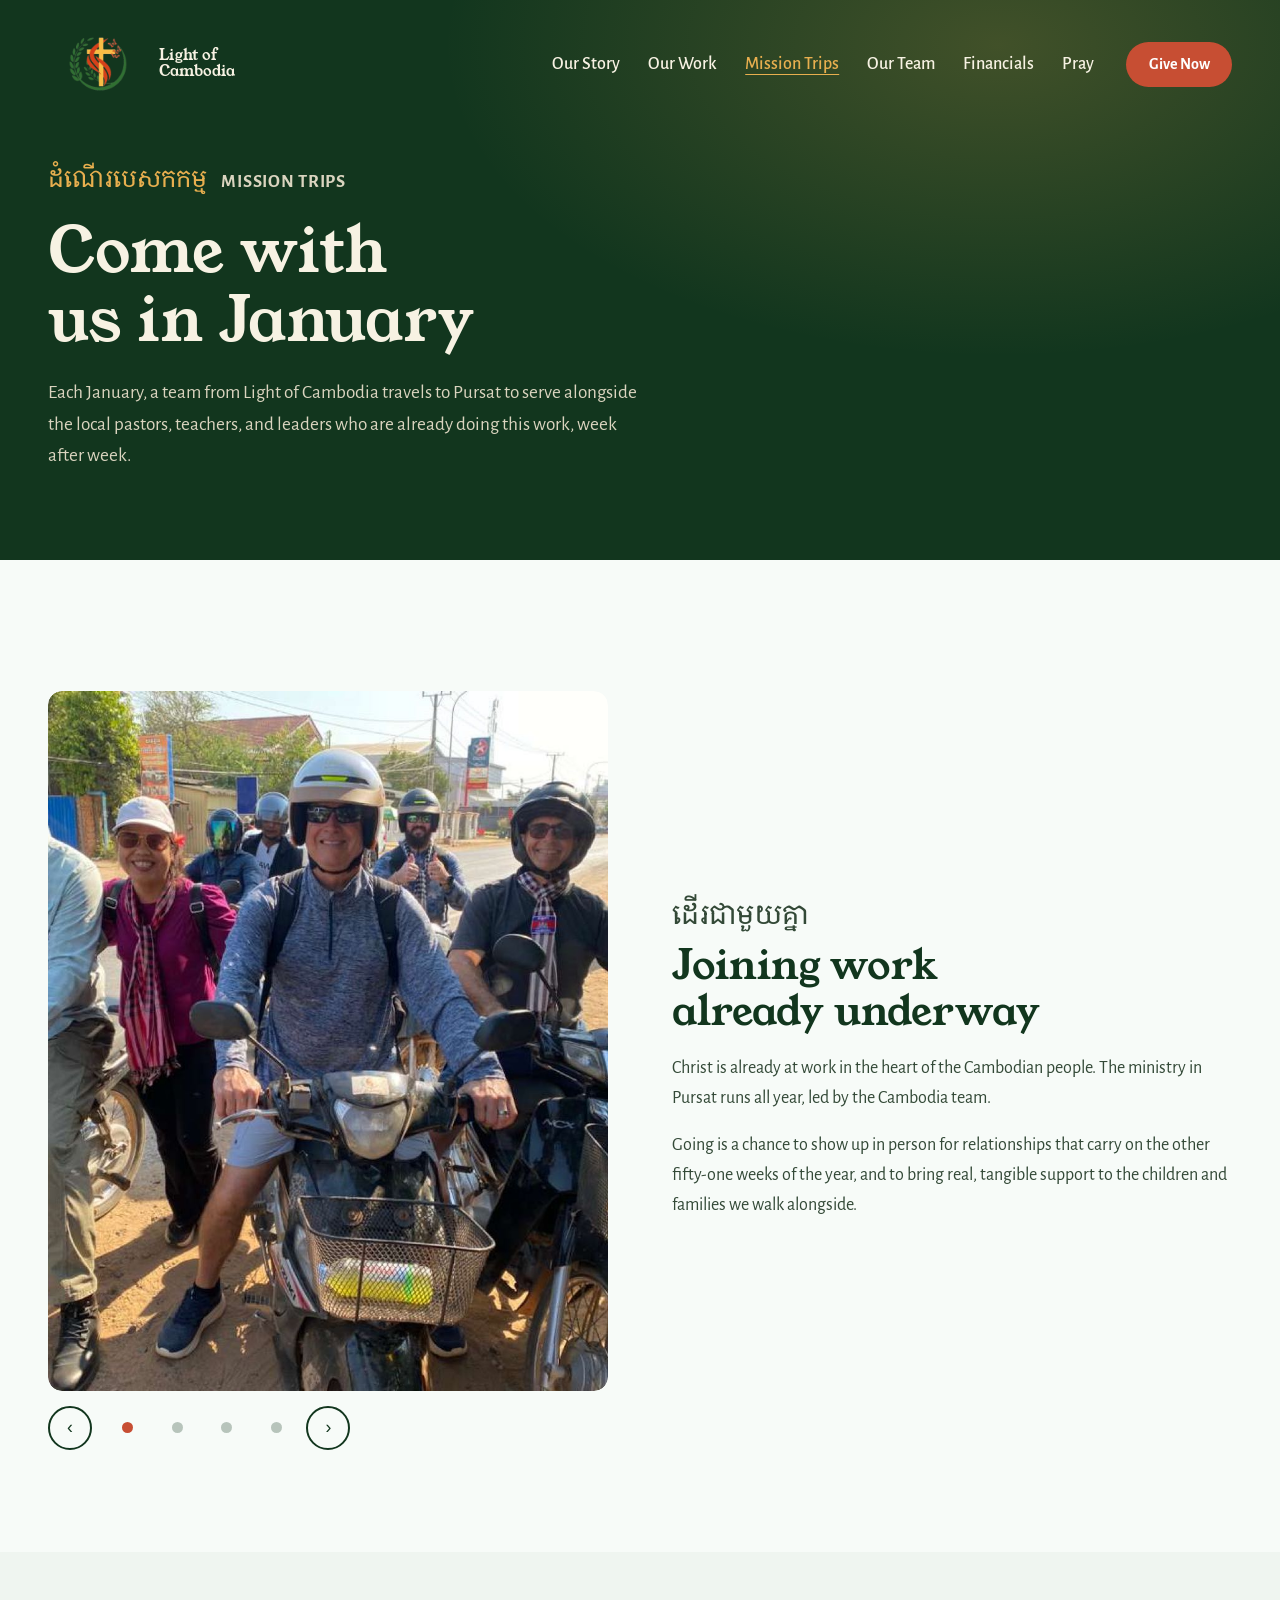
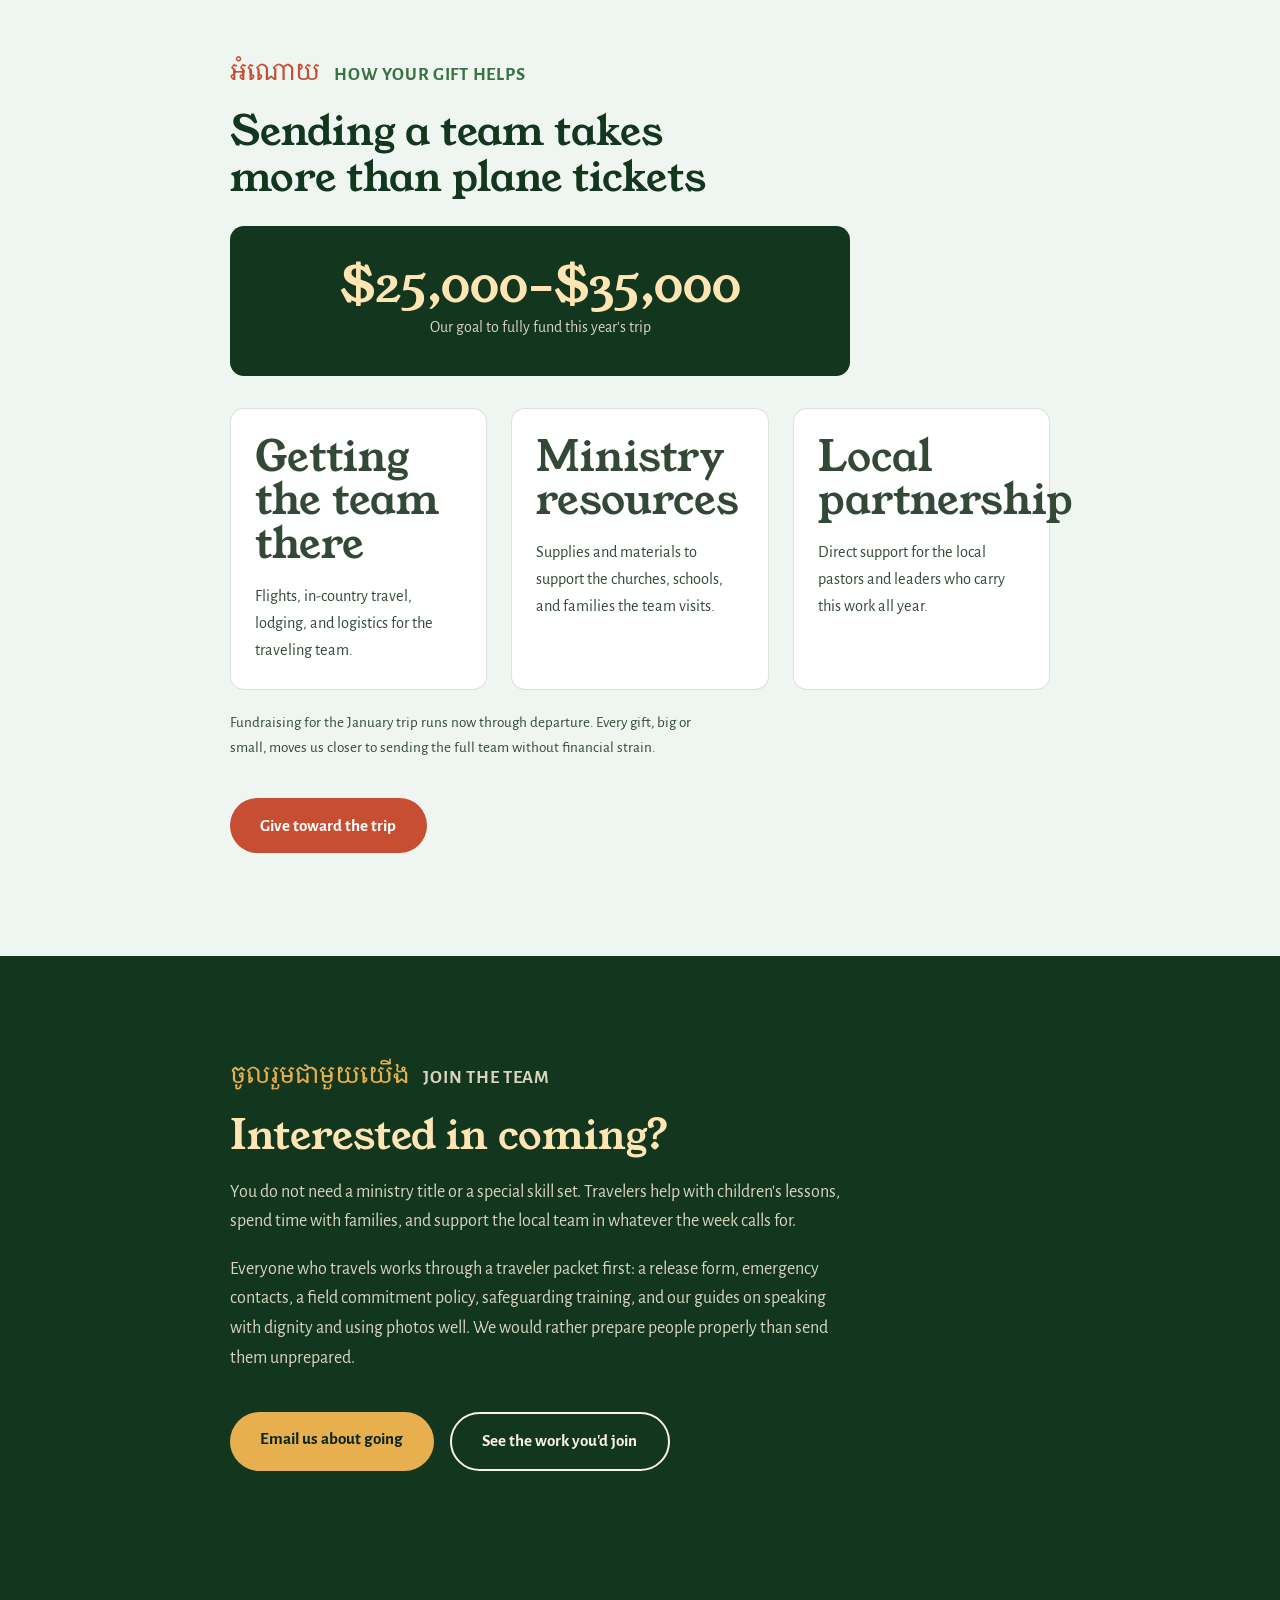
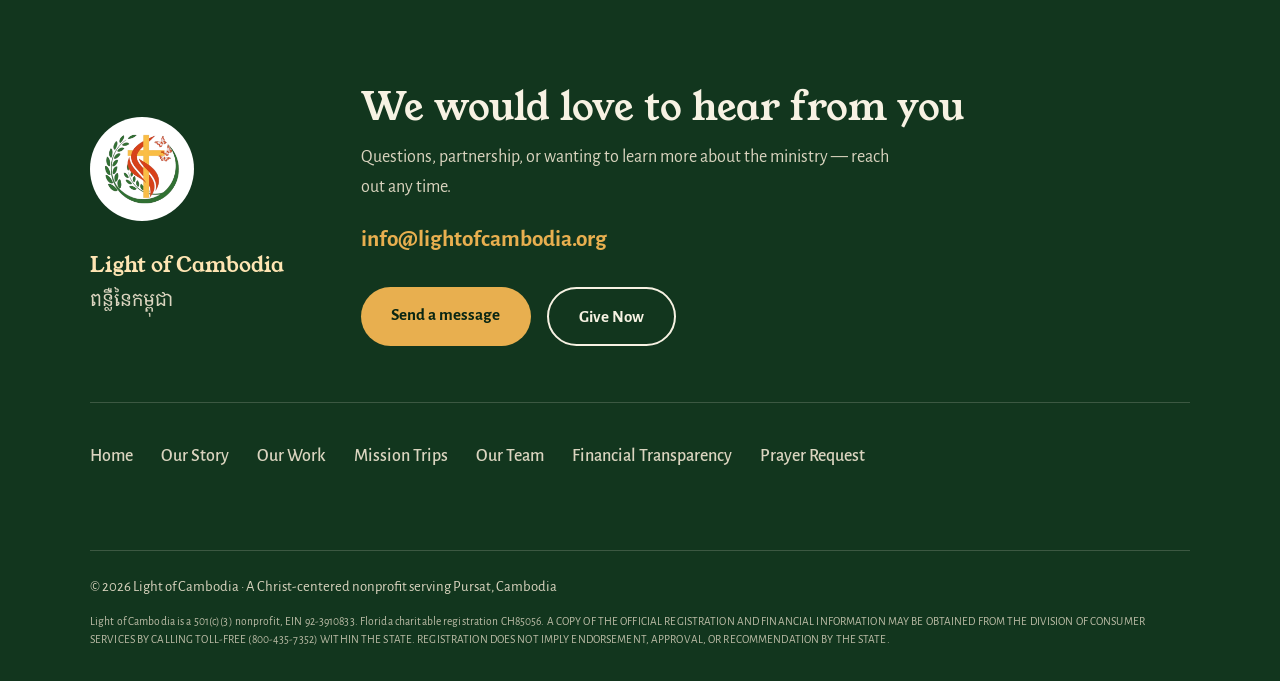
<file: mission-trips.html>
<!doctype html>
<html lang="en">
<head>
<meta charset="utf-8">
<meta name="viewport" content="width=device-width, initial-scale=1">
<title>Mission Trips — Light of Cambodia</title>
<meta name="description" content="Each January a team travels to Pursat to serve alongside the local pastors and teachers already doing the work. How to give toward the trip, and how to come along.">
<meta property="og:title" content="Mission Trips — Light of Cambodia">
<meta property="og:description" content="Come with us in January. Serving alongside the team already doing this work in Pursat.">
<meta property="og:image" content="assets/photos/trips-team-motorbikes.jpg">
<link rel="icon" type="image/png" href="assets/logo.png">
<link rel="preconnect" href="https://fonts.googleapis.com">
<link rel="preconnect" href="https://fonts.gstatic.com" crossorigin>
<link href="https://fonts.googleapis.com/css2?family=Young+Serif&family=Alegreya+Sans:ital,wght@0,400;0,500;0,700;1,400&family=Noto+Serif+Khmer:wght@400;600&display=swap" rel="stylesheet">
<link rel="stylesheet" href="styles.css">
</head>
<body>

<a class="skip-link" href="#main">Skip to content</a>

<header class="nav" id="top">
  <a class="nav-brand" href="index.html">
    <span class="nav-logo"><img src="assets/logo.png" alt="Light of Cambodia logo — a cross and flame within a laurel of leaves" width="100" height="100"></span>
    <span class="nav-name">Light of<br>Cambodia</span>
  </a>
  <nav class="nav-links" aria-label="Primary">
    <a href="our-story.html">Our Story</a>
    <a href="our-work.html">Our Work</a>
    <a href="mission-trips.html" aria-current="page">Mission Trips</a>
    <a href="our-team.html">Our Team</a>
    <a href="financials.html">Financials</a>
    <a href="prayer.html">Pray</a>
  </nav>
  <a class="btn btn-flame nav-give" href="https://www.zeffy.com/en-US/donation-form/0152b182-8cbf-4714-b26a-99909867ee95" target="_blank" rel="noopener">Give Now</a>
  <button class="nav-toggle" aria-label="Open menu" aria-expanded="false" aria-controls="mobile-menu">
    <span></span><span></span>
  </button>
</header>
<div class="mobile-menu" id="mobile-menu" hidden>
  <a href="index.html">Home</a>
  <a href="our-story.html">Our Story</a>
  <a href="our-work.html">Our Work</a>
  <a href="mission-trips.html" aria-current="page">Mission Trips</a>
  <a href="our-team.html">Our Team</a>
  <a href="financials.html">Financials</a>
  <a href="prayer.html">Pray</a>
  <a class="btn btn-flame" href="https://www.zeffy.com/en-US/donation-form/0152b182-8cbf-4714-b26a-99909867ee95" target="_blank" rel="noopener">Give Now</a>
</div>

<main id="main">

<section class="page-hero">
  <div class="page-hero-glow" aria-hidden="true"></div>
  <div class="page-hero-inner">
    <p class="kicker"><span class="kicker-km" lang="km">ដំណើរបេសកកម្ម</span><span class="kicker-en">Mission Trips</span></p>
    <h1>Come with us in January</h1>
    <p class="page-hero-lede">Each January, a team from Light of Cambodia travels to Pursat to serve alongside the local pastors, teachers, and leaders who are already doing this work, week after week.</p>
  </div>
</section>

<section class="section">
  <div class="section-inner">
    <article class="band band-tall reveal">
      <div class="carousel band-carousel" data-carousel data-carousel-noun="photo" aria-roledescription="carousel" aria-label="Photos from the January mission trip">
        <div class="carousel-viewport">
          <div class="carousel-track" data-carousel-track>
            <div class="carousel-slide" role="group" aria-roledescription="slide" aria-label="Photo 1 of 4">
              <img src="assets/photos/trips-team-motorbikes.jpg" alt="Members of a Light of Cambodia mission team on motorbikes at a roadside in Cambodia" loading="lazy" width="1500" height="1125">
            </div>
            <div class="carousel-slide" role="group" aria-roledescription="slide" aria-label="Photo 2 of 4">
              <img src="assets/photos/mission-01.jpg" alt="The traveling team together at the airport gate before departure" loading="lazy" width="1500" height="977">
            </div>
            <div class="carousel-slide" role="group" aria-roledescription="slide" aria-label="Photo 3 of 4">
              <img src="assets/photos/mission-02.jpg" alt="A team member laughing with two children on a balcony overlooking the fields" loading="lazy" width="1125" height="1500">
            </div>
            <div class="carousel-slide" role="group" aria-roledescription="slide" aria-label="Photo 4 of 4">
              <img src="assets/photos/mission-04.jpg" alt="A team member kneeling in prayer beside children wearing paper crowns during a lesson" loading="lazy" width="1500" height="1125">
            </div>
          </div>
        </div>
        <div class="carousel-controls" data-carousel-controls hidden>
          <button class="carousel-btn" type="button" data-carousel-prev aria-label="Previous photo">&#8249;</button>
          <div class="carousel-dots" data-carousel-dots></div>
          <button class="carousel-btn" type="button" data-carousel-next aria-label="Next photo">&#8250;</button>
        </div>
      </div>
      <div class="band-copy prose">
        <p class="band-km" lang="km">ដើរជាមួយគ្នា</p>
        <h2>Joining work already underway</h2>
        <p>Christ is already at work in the heart of the Cambodian people. The ministry in Pursat runs all year, led by the Cambodia team.</p>
        <p>Going is a chance to show up in person for relationships that carry on the other fifty-one weeks of the year, and to bring real, tangible support to the children and families we walk alongside.</p>
      </div>
    </article>
  </div>
</section>

<section class="section section-surface">
  <div class="section-inner section-inner-narrow prose reveal">
    <p class="kicker"><span class="kicker-km" lang="km">អំណោយ</span><span class="kicker-en">How your gift helps</span></p>
    <h2>Sending a team takes more than plane tickets</h2>
    <p class="trip-goal"><strong>$25,000&ndash;$35,000</strong><span>Our goal to fully fund this year's trip</span></p>
    <div class="stat-grid">
      <div class="stat">
        <p class="stat-value">Getting the team there</p>
        <p class="stat-label">Flights, in-country travel, lodging, and logistics for the traveling team.</p>
      </div>
      <div class="stat">
        <p class="stat-value">Ministry resources</p>
        <p class="stat-label">Supplies and materials to support the churches, schools, and families the team visits.</p>
      </div>
      <div class="stat">
        <p class="stat-value">Local partnership</p>
        <p class="stat-label">Direct support for the local pastors and leaders who carry this work all year.</p>
      </div>
    </div>
    <p class="form-note">Fundraising for the January trip runs now through departure. Every gift, big or small, moves us closer to sending the full team without financial strain.</p>
    <!-- Zeffy: swap the href below for the trip-specific campaign link when Jennifer sends it.
         Until then this points at the general donation form. -->
    <div class="page-links">
      <a class="btn btn-flame" href="https://www.zeffy.com/en-US/donation-form/0152b182-8cbf-4714-b26a-99909867ee95" target="_blank" rel="noopener">Give toward the trip</a>
    </div>
  </div>
</section>

<section class="section section-dark">
  <div class="section-inner section-inner-narrow prose reveal">
    <p class="kicker kicker-light"><span class="kicker-km" lang="km">ចូលរួមជាមួយយើង</span><span class="kicker-en">Join the team</span></p>
    <h2>Interested in coming?</h2>
    <p>You do not need a ministry title or a special skill set. Travelers help with children's lessons, spend time with families, and support the local team in whatever the week calls for.</p>
    <p>Everyone who travels works through a traveler packet first: a release form, emergency contacts, a field commitment policy, safeguarding training, and our guides on speaking with dignity and using photos well. We would rather prepare people properly than send them unprepared.</p>
    <div class="page-links">
      <a class="btn btn-gold" href="mailto:info@lightofcambodia.org?subject=Interested%20in%20the%20January%20mission%20trip">Email us about going</a>
      <a class="btn btn-ghost" href="our-work.html">See the work you'd join</a>
    </div>
  </div>
</section>

</main>

<footer class="footer" id="contact">
  <div class="footer-inner">
    <div class="footer-brand reveal">
      <span class="footer-logo"><img src="assets/logo.png" alt="Light of Cambodia logo" width="72" height="72"></span>
      <p class="footer-name">Light of Cambodia</p>
      <p class="footer-km" lang="km">ពន្លឺនៃកម្ពុជា</p>
    </div>
    <div class="footer-contact reveal">
      <h2>We would love to hear from you</h2>
      <p>Questions, partnership, or wanting to learn more about the ministry — reach out any time.</p>
      <a class="footer-email" href="mailto:info@lightofcambodia.org">info@lightofcambodia.org</a>
      <div class="footer-actions">
        <a class="btn btn-gold" href="https://docs.google.com/forms/d/e/1FAIpQLSeYqDHd5xwqYtgAb539Dhl-a-Kqm5qTHkp4d7sRZXW8vZQR5Q/viewform" target="_blank" rel="noopener">Send a message</a>
        <a class="btn btn-ghost" href="https://www.zeffy.com/en-US/donation-form/0152b182-8cbf-4714-b26a-99909867ee95" target="_blank" rel="noopener">Give Now</a>
      </div>
    </div>
  </div>
  <nav class="footer-nav" aria-label="Footer">
    <a href="index.html">Home</a>
    <a href="our-story.html">Our Story</a>
    <a href="our-work.html">Our Work</a>
    <a href="mission-trips.html" aria-current="page">Mission Trips</a>
    <a href="our-team.html">Our Team</a>
    <a href="financials.html">Financial Transparency</a>
    <a href="prayer.html">Prayer Request</a>
  </nav>
  <p class="footer-fine">© <span id="year">2026</span> Light of Cambodia · A Christ-centered nonprofit serving Pursat, Cambodia</p>
  <p class="footer-legal">Light of Cambodia is a 501(c)(3) nonprofit, EIN 92-3910833. Florida charitable registration CH85056. A COPY OF THE OFFICIAL REGISTRATION AND FINANCIAL INFORMATION MAY BE OBTAINED FROM THE DIVISION OF CONSUMER SERVICES BY CALLING TOLL-FREE (800-435-7352) WITHIN THE STATE. REGISTRATION DOES NOT IMPLY ENDORSEMENT, APPROVAL, OR RECOMMENDATION BY THE STATE.</p>
</footer>

<script src="app.js"></script>
</body>
</html>
</file>
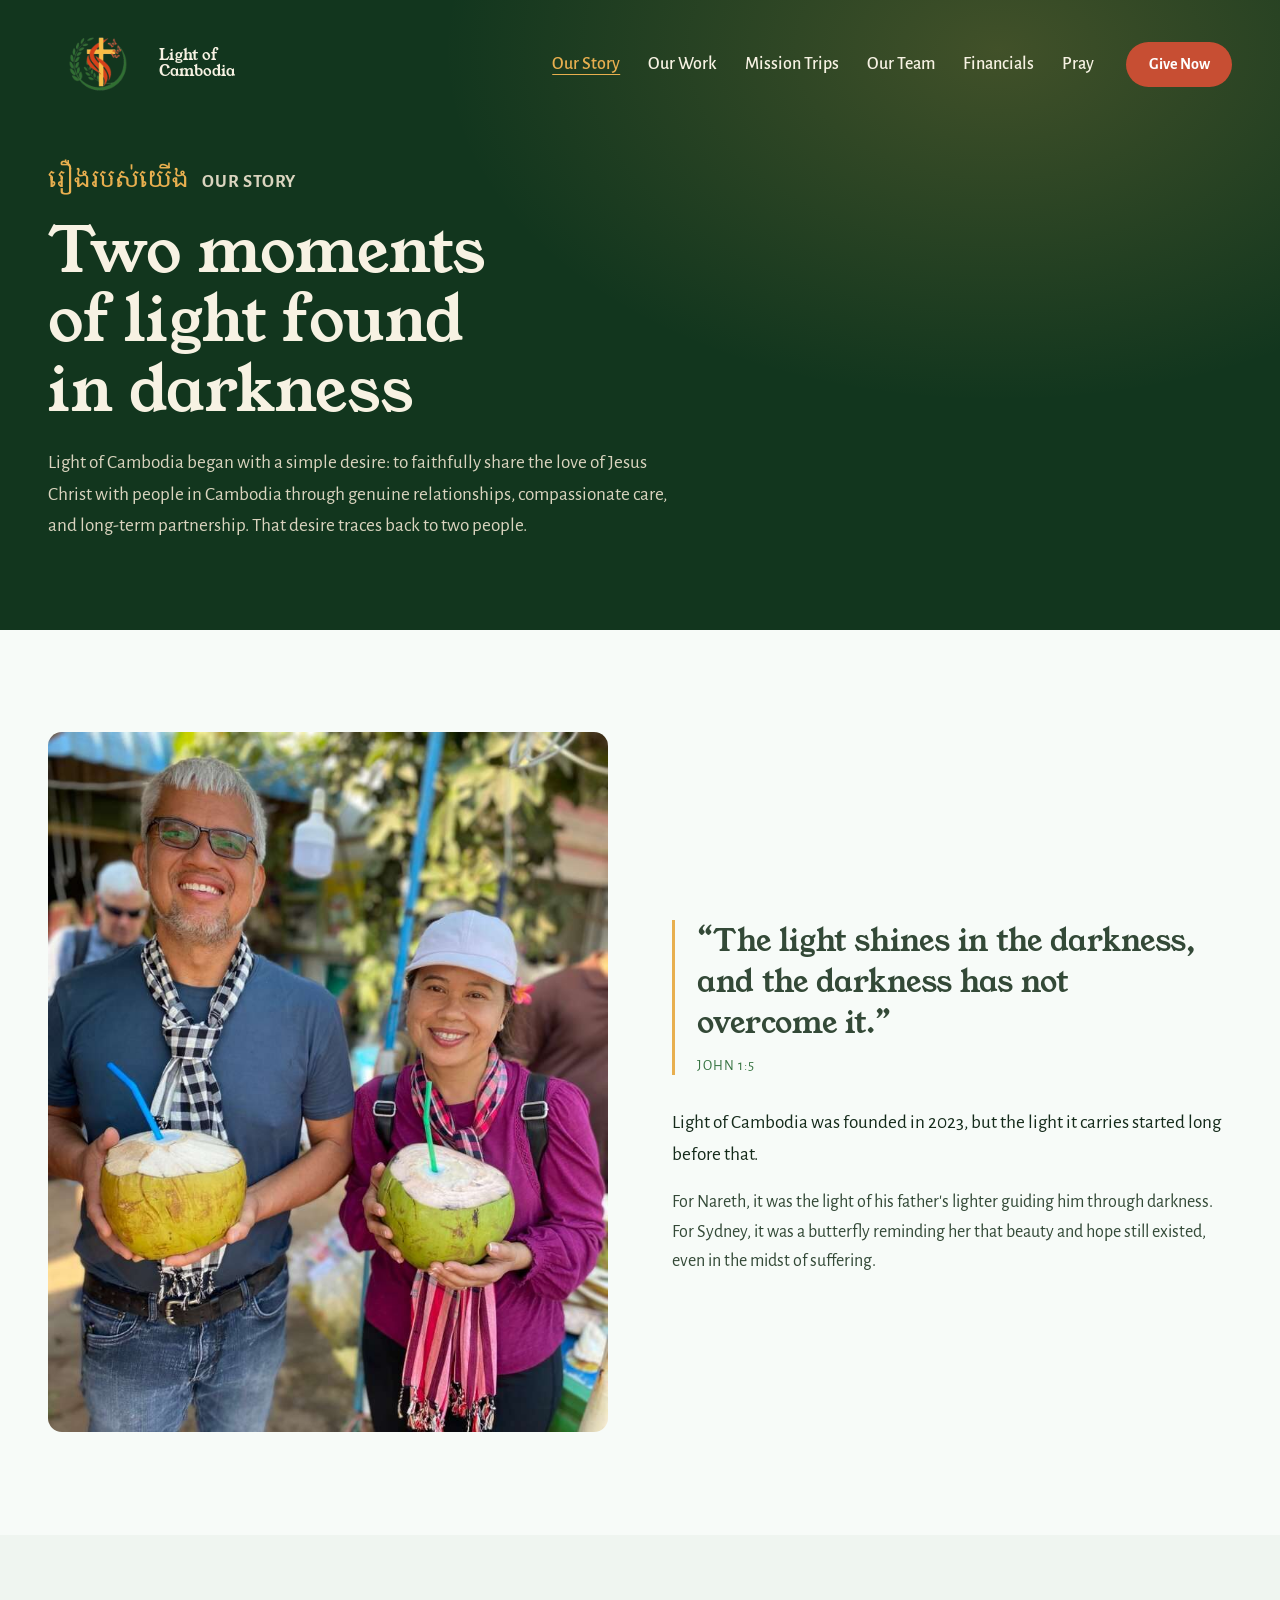
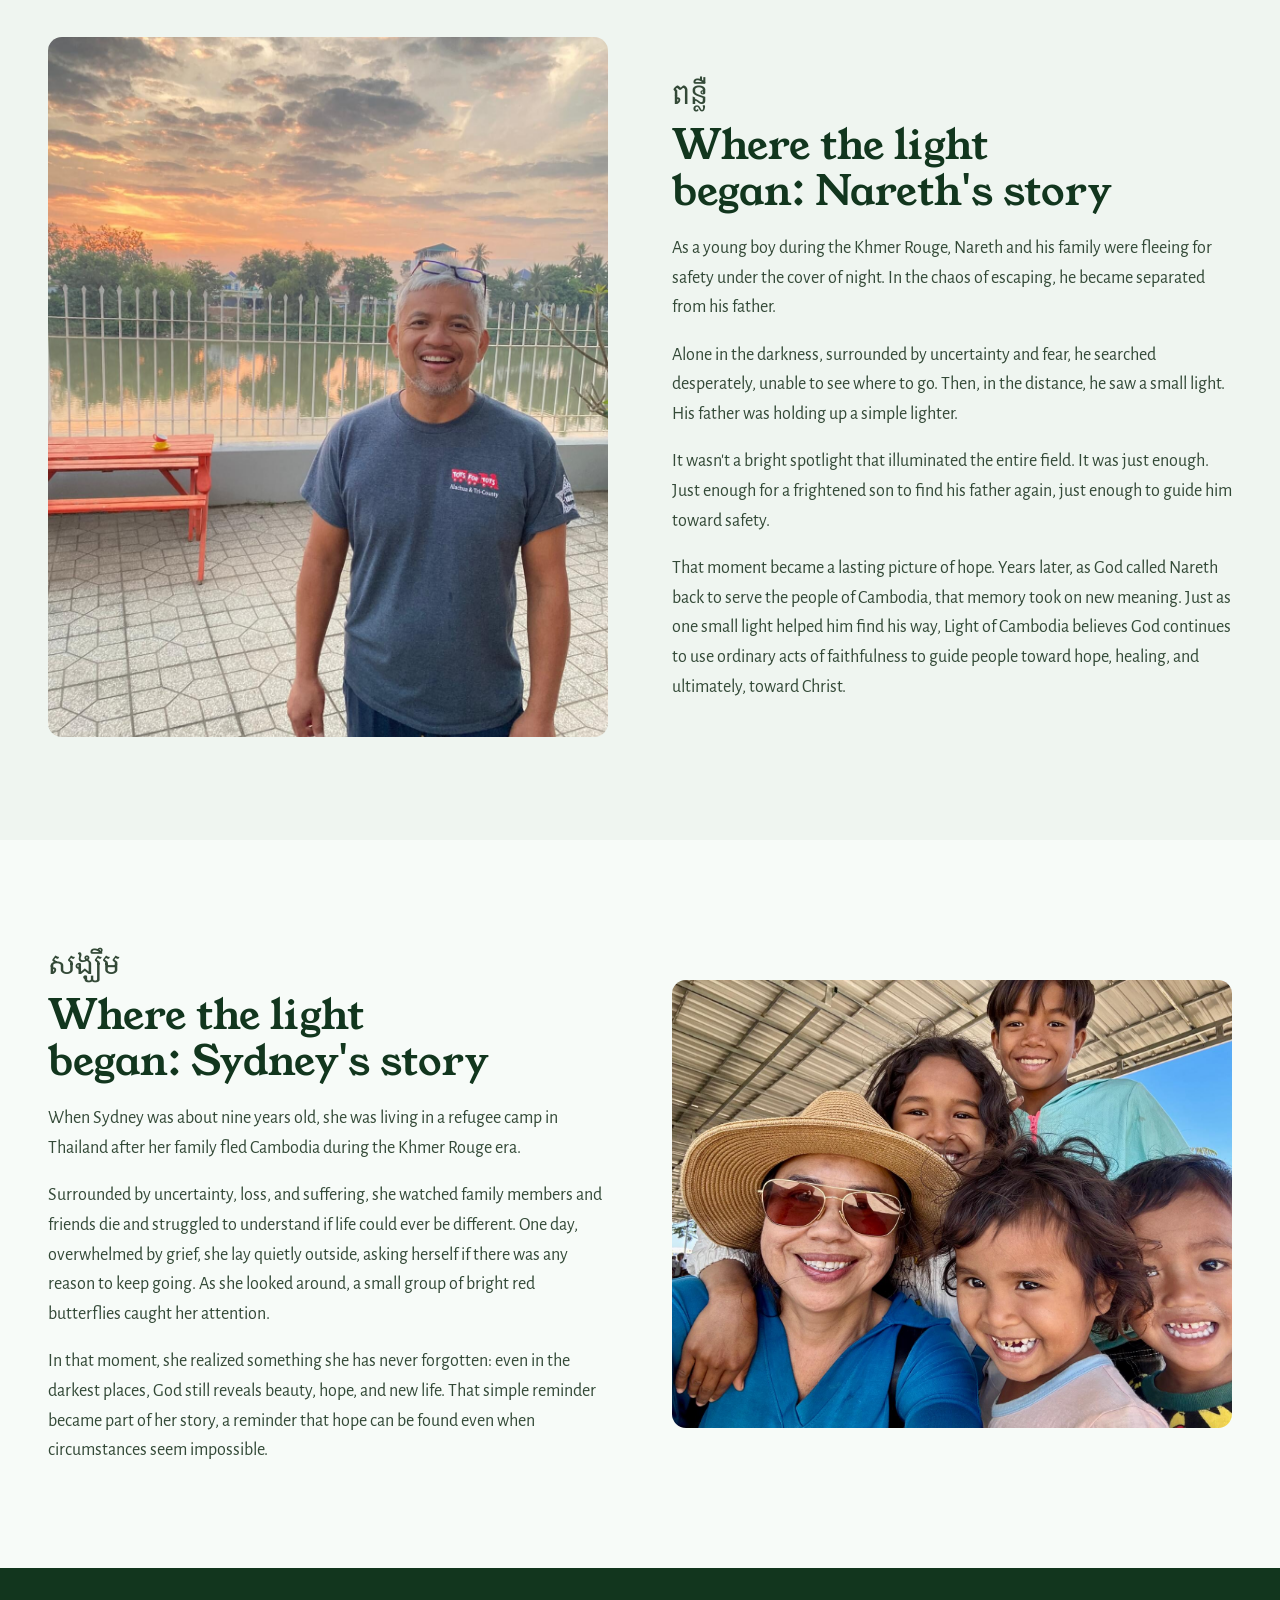
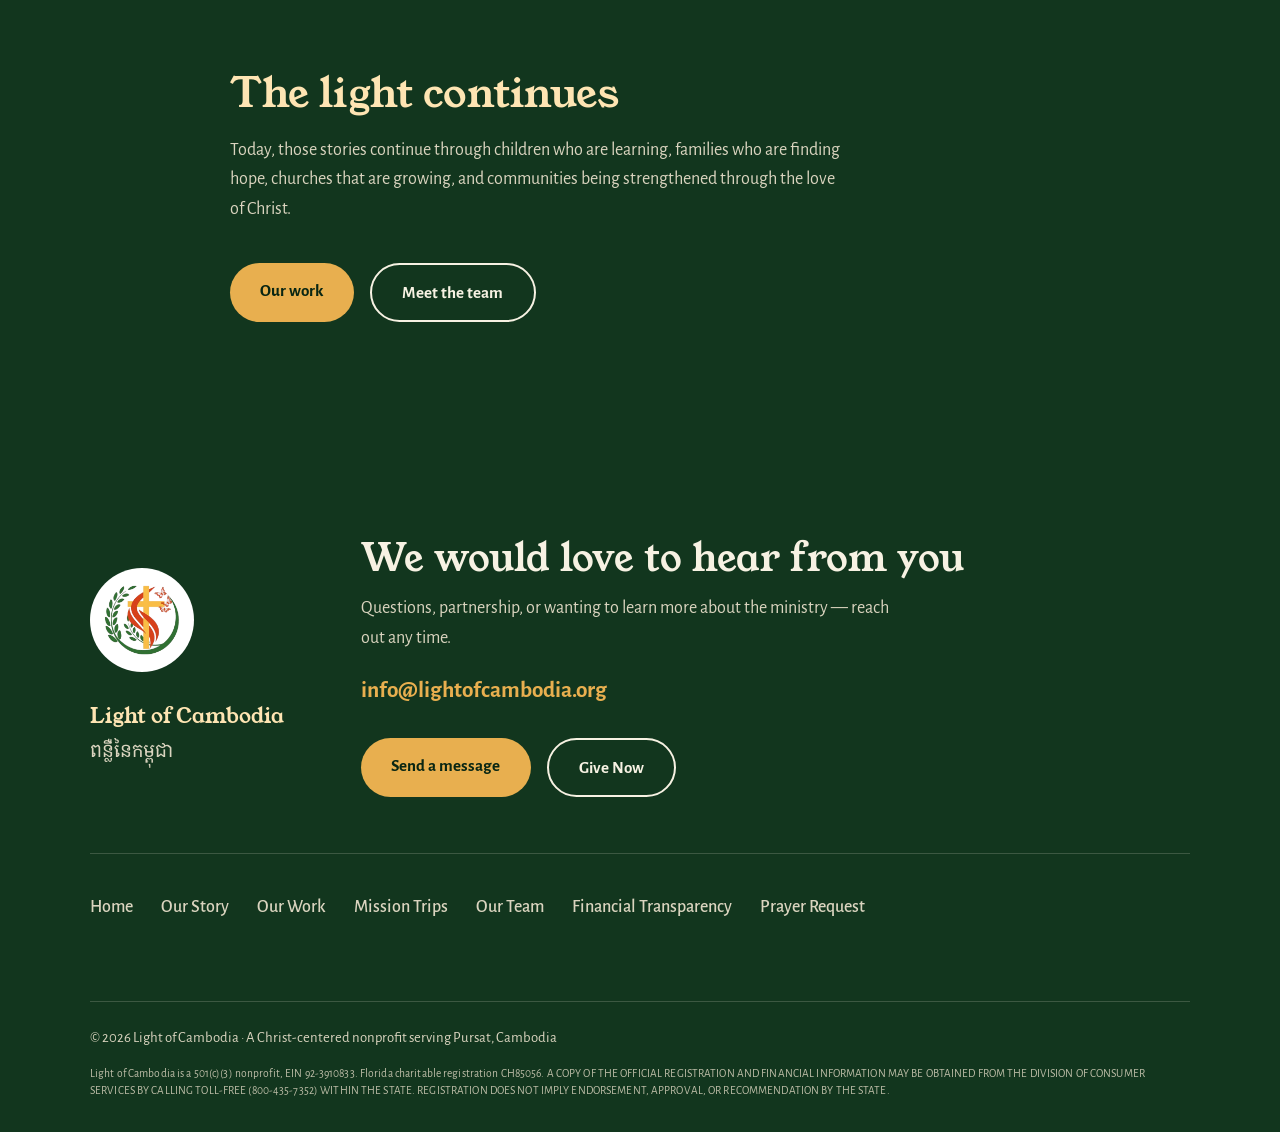
<file: our-story.html>
<!doctype html>
<html lang="en">
<head>
<meta charset="utf-8">
<meta name="viewport" content="width=device-width, initial-scale=1">
<title>Our Story — Light of Cambodia</title>
<meta name="description" content="Light of Cambodia began with two moments of light found in darkness — Nareth's story of his father's lighter during the Khmer Rouge, and Sydney's red butterflies in a refugee camp.">
<meta property="og:title" content="Our Story — Light of Cambodia">
<meta property="og:description" content="Two moments of hope found in the darkest of circumstances, and the ministry they became.">
<meta property="og:image" content="assets/photos/story-sydney-nareth.jpg">
<link rel="icon" type="image/png" href="assets/logo.png">
<link rel="preconnect" href="https://fonts.googleapis.com">
<link rel="preconnect" href="https://fonts.gstatic.com" crossorigin>
<link href="https://fonts.googleapis.com/css2?family=Young+Serif&family=Alegreya+Sans:ital,wght@0,400;0,500;0,700;1,400&family=Noto+Serif+Khmer:wght@400;600&display=swap" rel="stylesheet">
<link rel="stylesheet" href="styles.css">
</head>
<body>

<a class="skip-link" href="#main">Skip to content</a>

<header class="nav" id="top">
  <a class="nav-brand" href="index.html">
    <span class="nav-logo"><img src="assets/logo.png" alt="Light of Cambodia logo — a cross and flame within a laurel of leaves" width="100" height="100"></span>
    <span class="nav-name">Light of<br>Cambodia</span>
  </a>
  <nav class="nav-links" aria-label="Primary">
    <a href="our-story.html" aria-current="page">Our Story</a>
    <a href="our-work.html">Our Work</a>
    <a href="mission-trips.html">Mission Trips</a>
    <a href="our-team.html">Our Team</a>
    <a href="financials.html">Financials</a>
    <a href="prayer.html">Pray</a>
  </nav>
  <a class="btn btn-flame nav-give" href="https://www.zeffy.com/en-US/donation-form/0152b182-8cbf-4714-b26a-99909867ee95" target="_blank" rel="noopener">Give Now</a>
  <button class="nav-toggle" aria-label="Open menu" aria-expanded="false" aria-controls="mobile-menu">
    <span></span><span></span>
  </button>
</header>
<div class="mobile-menu" id="mobile-menu" hidden>
  <a href="index.html">Home</a>
  <a href="our-story.html" aria-current="page">Our Story</a>
  <a href="our-work.html">Our Work</a>
  <a href="mission-trips.html">Mission Trips</a>
  <a href="our-team.html">Our Team</a>
  <a href="financials.html">Financials</a>
  <a href="prayer.html">Pray</a>
  <a class="btn btn-flame" href="https://www.zeffy.com/en-US/donation-form/0152b182-8cbf-4714-b26a-99909867ee95" target="_blank" rel="noopener">Give Now</a>
</div>

<main id="main">

<section class="page-hero">
  <div class="page-hero-glow" aria-hidden="true"></div>
  <div class="page-hero-inner">
    <p class="kicker"><span class="kicker-km" lang="km">រឿងរបស់យើង</span><span class="kicker-en">Our Story</span></p>
    <h1>Two moments of light found in darkness</h1>
    <p class="page-hero-lede">Light of Cambodia began with a simple desire: to faithfully share the love of Jesus Christ with people in Cambodia through genuine relationships, compassionate care, and long-term partnership. That desire traces back to two people.</p>
  </div>
</section>

<section class="section">
  <div class="section-inner">
    <div class="band band-tall reveal">
      <figure class="band-photo">
        <img class="focus-top" src="assets/photos/story-sydney-nareth.jpg" alt="Sydney and Nareth Meth outside in Cambodia, sharing a fresh coconut" loading="lazy" width="768" height="1024">
      </figure>
      <div class="band-copy prose">
        <blockquote class="page-verse">
          <p>“The light shines in the darkness, and the darkness has not overcome it.”</p>
          <cite>John 1:5</cite>
        </blockquote>
        <p class="prose-lead">Light of Cambodia was founded in 2023, but the light it carries started long before that.</p>
        <p>For Nareth, it was the light of his father's lighter guiding him through darkness. For Sydney, it was a butterfly reminding her that beauty and hope still existed, even in the midst of suffering.</p>
        <!-- TODO: founding-story video embed goes here, above the two story sections, once Jennifer sends it. -->
      </div>
    </div>
  </div>
</section>

<section class="section section-surface">
  <div class="section-inner">
    <div class="band band-tall reveal">
      <figure class="band-photo">
        <img src="assets/photos/story-nareth.jpg" alt="Nareth Meth, co-founder of Light of Cambodia, standing outdoors in Cambodia" loading="lazy" width="1200" height="1600">
      </figure>
      <div class="band-copy prose">
        <p class="band-km" lang="km">ពន្លឺ</p>
        <h2>Where the light began: Nareth's story</h2>
        <p>As a young boy during the Khmer Rouge, Nareth and his family were fleeing for safety under the cover of night. In the chaos of escaping, he became separated from his father.</p>
        <p>Alone in the darkness, surrounded by uncertainty and fear, he searched desperately, unable to see where to go. Then, in the distance, he saw a small light. His father was holding up a simple lighter.</p>
        <p>It wasn't a bright spotlight that illuminated the entire field. It was just enough. Just enough for a frightened son to find his father again, just enough to guide him toward safety.</p>
        <p>That moment became a lasting picture of hope. Years later, as God called Nareth back to serve the people of Cambodia, that memory took on new meaning. Just as one small light helped him find his way, Light of Cambodia believes God continues to use ordinary acts of faithfulness to guide people toward hope, healing, and ultimately, toward Christ.</p>
      </div>
    </div>
  </div>
</section>

<section class="section">
  <div class="section-inner">
    <div class="band band-flip reveal">
      <figure class="band-photo">
        <img src="assets/photos/story-sydney.jpg" alt="Sydney Meth smiling with a group of children in Pursat" loading="lazy" width="1600" height="1200">
      </figure>
      <div class="band-copy prose">
        <p class="band-km" lang="km">សង្ឃឹម</p>
        <h2>Where the light began: Sydney's story</h2>
        <p>When Sydney was about nine years old, she was living in a refugee camp in Thailand after her family fled Cambodia during the Khmer Rouge era.</p>
        <p>Surrounded by uncertainty, loss, and suffering, she watched family members and friends die and struggled to understand if life could ever be different. One day, overwhelmed by grief, she lay quietly outside, asking herself if there was any reason to keep going. As she looked around, a small group of bright red butterflies caught her attention.</p>
        <p>In that moment, she realized something she has never forgotten: even in the darkest places, God still reveals beauty, hope, and new life. That simple reminder became part of her story, a reminder that hope can be found even when circumstances seem impossible.</p>
      </div>
    </div>
  </div>
</section>

<section class="section section-dark">
  <div class="section-inner section-inner-narrow prose reveal">
    <h2>The light continues</h2>
    <p>Today, those stories continue through children who are learning, families who are finding hope, churches that are growing, and communities being strengthened through the love of Christ.</p>
    <div class="page-links">
      <a class="btn btn-gold" href="our-work.html">Our work</a>
      <a class="btn btn-ghost" href="our-team.html">Meet the team</a>
    </div>
  </div>
</section>

</main>

<footer class="footer" id="contact">
  <div class="footer-inner">
    <div class="footer-brand reveal">
      <span class="footer-logo"><img src="assets/logo.png" alt="Light of Cambodia logo" width="72" height="72"></span>
      <p class="footer-name">Light of Cambodia</p>
      <p class="footer-km" lang="km">ពន្លឺនៃកម្ពុជា</p>
    </div>
    <div class="footer-contact reveal">
      <h2>We would love to hear from you</h2>
      <p>Questions, partnership, or wanting to learn more about the ministry — reach out any time.</p>
      <a class="footer-email" href="mailto:info@lightofcambodia.org">info@lightofcambodia.org</a>
      <div class="footer-actions">
        <a class="btn btn-gold" href="https://docs.google.com/forms/d/e/1FAIpQLSeYqDHd5xwqYtgAb539Dhl-a-Kqm5qTHkp4d7sRZXW8vZQR5Q/viewform" target="_blank" rel="noopener">Send a message</a>
        <a class="btn btn-ghost" href="https://www.zeffy.com/en-US/donation-form/0152b182-8cbf-4714-b26a-99909867ee95" target="_blank" rel="noopener">Give Now</a>
      </div>
    </div>
  </div>
  <nav class="footer-nav" aria-label="Footer">
    <a href="index.html">Home</a>
    <a href="our-story.html" aria-current="page">Our Story</a>
    <a href="our-work.html">Our Work</a>
    <a href="mission-trips.html">Mission Trips</a>
    <a href="our-team.html">Our Team</a>
    <a href="financials.html">Financial Transparency</a>
    <a href="prayer.html">Prayer Request</a>
  </nav>
  <p class="footer-fine">© <span id="year">2026</span> Light of Cambodia · A Christ-centered nonprofit serving Pursat, Cambodia</p>
  <p class="footer-legal">Light of Cambodia is a 501(c)(3) nonprofit, EIN 92-3910833. Florida charitable registration CH85056. A COPY OF THE OFFICIAL REGISTRATION AND FINANCIAL INFORMATION MAY BE OBTAINED FROM THE DIVISION OF CONSUMER SERVICES BY CALLING TOLL-FREE (800-435-7352) WITHIN THE STATE. REGISTRATION DOES NOT IMPLY ENDORSEMENT, APPROVAL, OR RECOMMENDATION BY THE STATE.</p>
</footer>

<script src="app.js"></script>
</body>
</html>
</file>
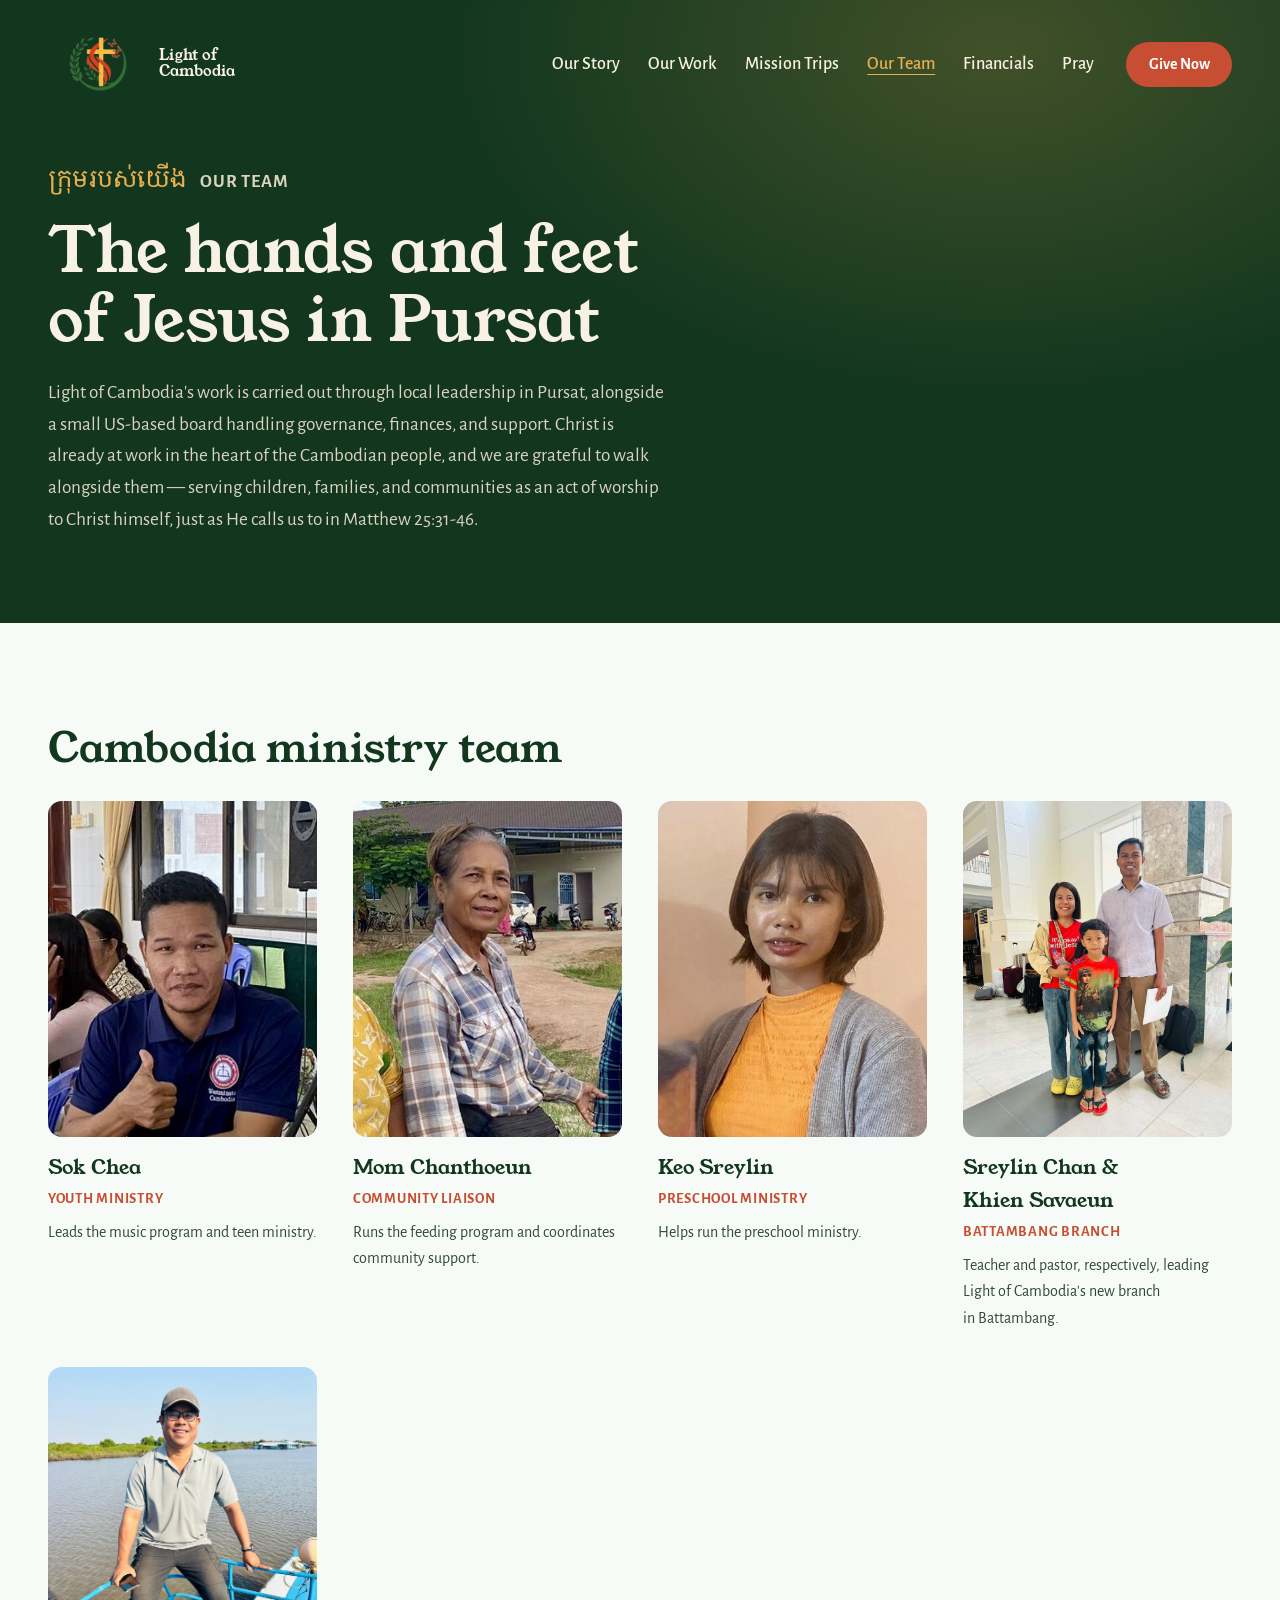
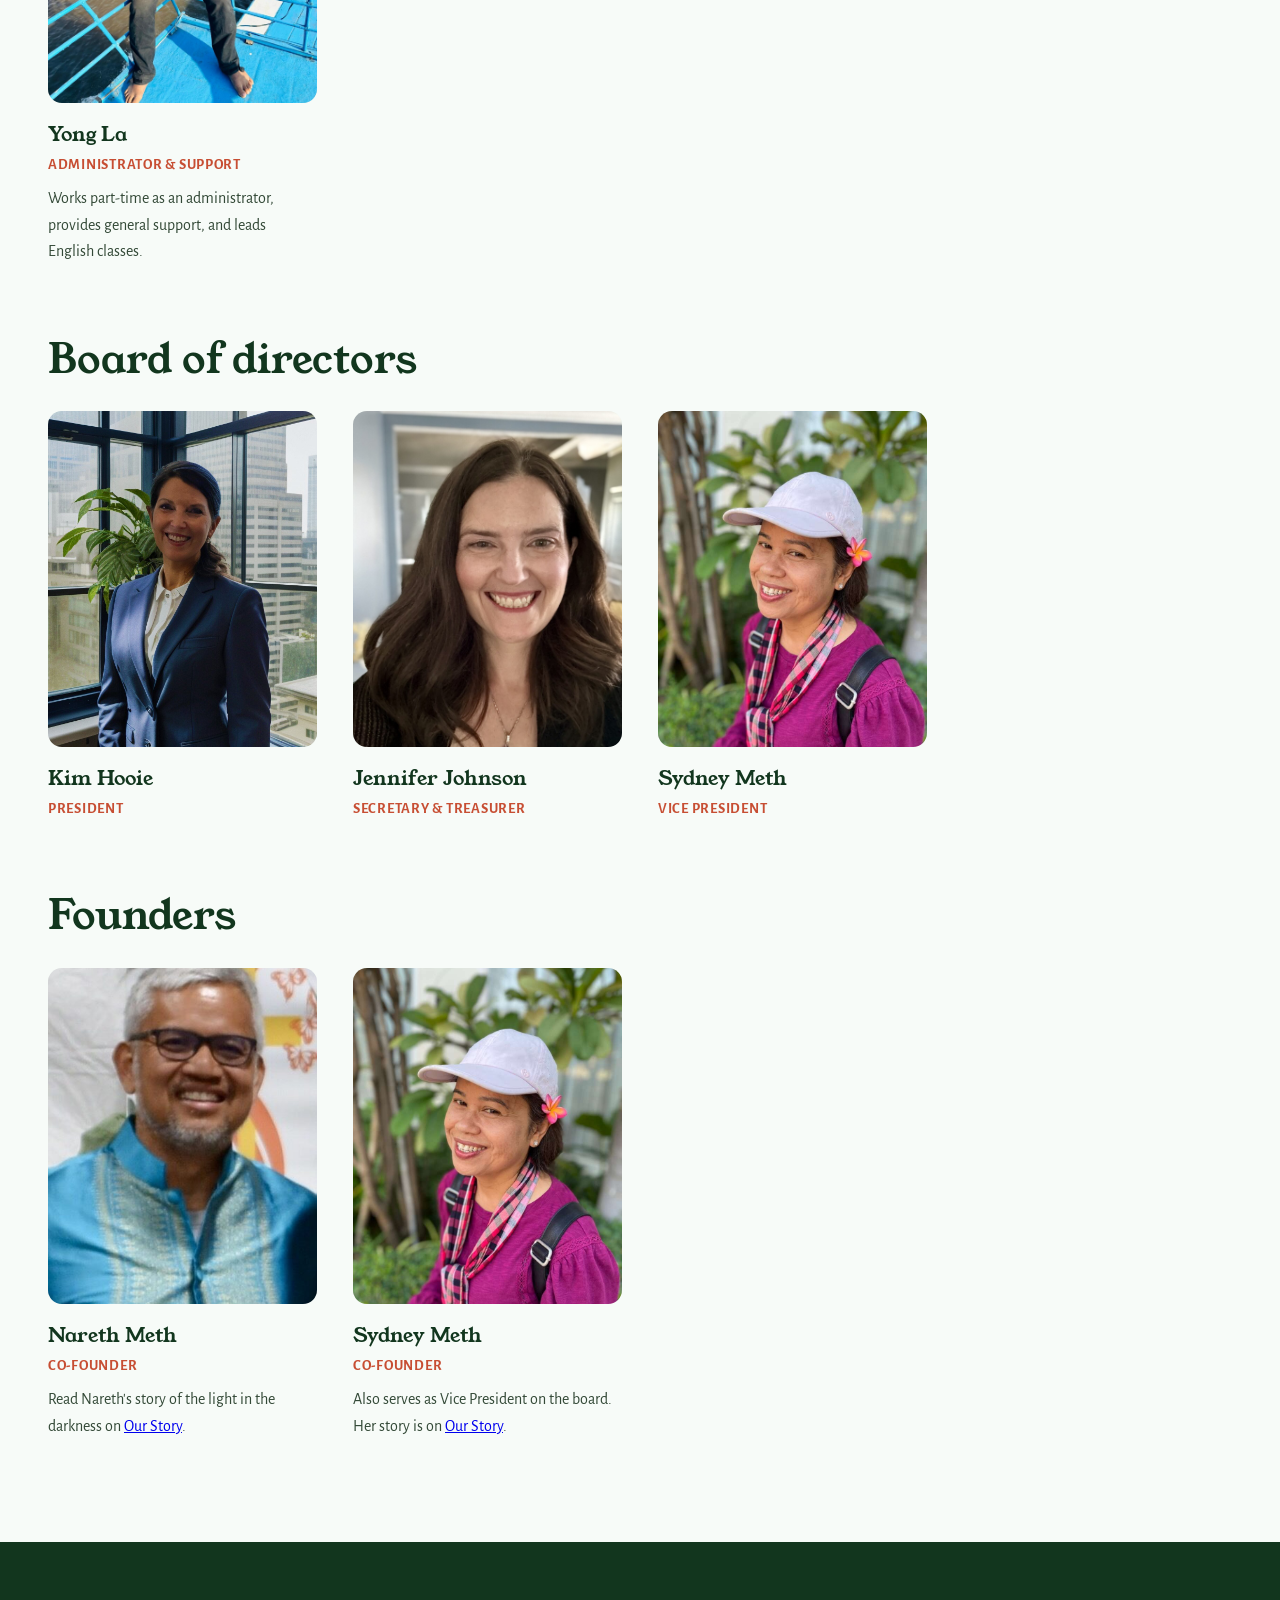
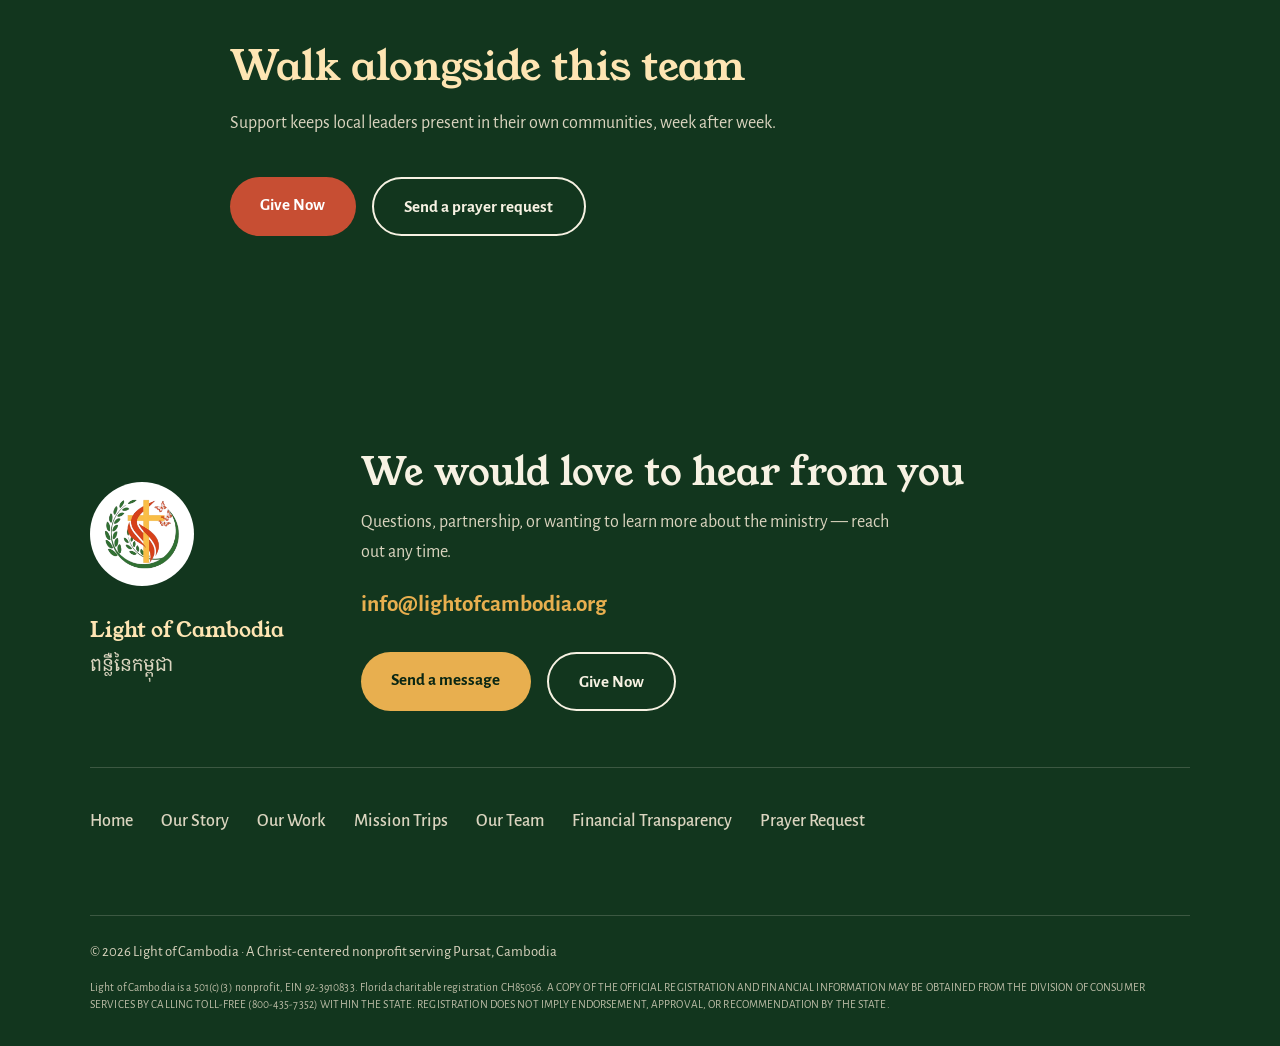
<file: our-team.html>
<!doctype html>
<html lang="en">
<head>
<meta charset="utf-8">
<meta name="viewport" content="width=device-width, initial-scale=1">
<title>Our Team — Light of Cambodia</title>
<meta name="description" content="The Cambodia ministry team in Pursat, the US board of directors, and the founders of Light of Cambodia.">
<meta property="og:title" content="Our Team — Light of Cambodia">
<meta property="og:description" content="Local leadership in Pursat, alongside a small US board handling governance and support.">
<meta property="og:image" content="assets/photos/photo-01.jpg">
<link rel="icon" type="image/png" href="assets/logo.png">
<link rel="preconnect" href="https://fonts.googleapis.com">
<link rel="preconnect" href="https://fonts.gstatic.com" crossorigin>
<link href="https://fonts.googleapis.com/css2?family=Young+Serif&family=Alegreya+Sans:ital,wght@0,400;0,500;0,700;1,400&family=Noto+Serif+Khmer:wght@400;600&display=swap" rel="stylesheet">
<link rel="stylesheet" href="styles.css">
</head>
<body>

<a class="skip-link" href="#main">Skip to content</a>

<header class="nav" id="top">
  <a class="nav-brand" href="index.html">
    <span class="nav-logo"><img src="assets/logo.png" alt="Light of Cambodia logo — a cross and flame within a laurel of leaves" width="100" height="100"></span>
    <span class="nav-name">Light of<br>Cambodia</span>
  </a>
  <nav class="nav-links" aria-label="Primary">
    <a href="our-story.html">Our Story</a>
    <a href="our-work.html">Our Work</a>
    <a href="mission-trips.html">Mission Trips</a>
    <a href="our-team.html" aria-current="page">Our Team</a>
    <a href="financials.html">Financials</a>
    <a href="prayer.html">Pray</a>
  </nav>
  <a class="btn btn-flame nav-give" href="https://www.zeffy.com/en-US/donation-form/0152b182-8cbf-4714-b26a-99909867ee95" target="_blank" rel="noopener">Give Now</a>
  <button class="nav-toggle" aria-label="Open menu" aria-expanded="false" aria-controls="mobile-menu">
    <span></span><span></span>
  </button>
</header>
<div class="mobile-menu" id="mobile-menu" hidden>
  <a href="index.html">Home</a>
  <a href="our-story.html">Our Story</a>
  <a href="our-work.html">Our Work</a>
  <a href="mission-trips.html">Mission Trips</a>
  <a href="our-team.html" aria-current="page">Our Team</a>
  <a href="financials.html">Financials</a>
  <a href="prayer.html">Pray</a>
  <a class="btn btn-flame" href="https://www.zeffy.com/en-US/donation-form/0152b182-8cbf-4714-b26a-99909867ee95" target="_blank" rel="noopener">Give Now</a>
</div>

<main id="main">

<section class="page-hero">
  <div class="page-hero-glow" aria-hidden="true"></div>
  <div class="page-hero-inner">
    <p class="kicker"><span class="kicker-km" lang="km">ក្រុមរបស់យើង</span><span class="kicker-en">Our Team</span></p>
    <h1>The hands and feet of Jesus in Pursat</h1>
    <p class="page-hero-lede">Light of Cambodia's work is carried out through local leadership in Pursat, alongside a small US-based board handling governance, finances, and support. Christ is already at work in the heart of the Cambodian people, and we are grateful to walk alongside them — serving children, families, and communities as an act of worship to Christ himself, just as He calls us to in Matthew 25:31-46.</p>
  </div>
</section>

<section class="section">
  <div class="section-inner">

    <div class="team-group reveal">
      <h2>Cambodia ministry team</h2>
      <div class="team-grid">
        <article class="team-card">
          <img src="assets/photos/team-sok-chea.jpg" alt="Sok Chea, youth ministry leader" loading="lazy" width="369" height="407">
          <p class="team-name">Sok Chea</p>
          <p class="team-role">Youth Ministry</p>
          <p class="team-bio">Leads the music program and teen ministry.</p>
        </article>
        <article class="team-card">
          <img src="assets/photos/team-mom-chanthoeun.jpg" alt="Mom Chanthoeun, community liaison" loading="lazy" width="369" height="474">
          <p class="team-name">Mom Chanthoeun</p>
          <p class="team-role">Community Liaison</p>
          <p class="team-bio">Runs the feeding program and coordinates community support.</p>
        </article>
        <article class="team-card">
          <img src="assets/photos/team-keo-sreylin.jpg" alt="Keo Sreylin, preschool ministry" loading="lazy" width="411" height="584">
          <p class="team-name">Keo Sreylin</p>
          <p class="team-role">Preschool Ministry</p>
          <p class="team-bio">Helps run the preschool ministry.</p>
        </article>
        <article class="team-card">
          <img src="assets/photos/work-chan-family.jpg" alt="Sreylin Chan and Khien Savaeun with their family in Battambang" loading="lazy" width="768" height="1024">
          <p class="team-name">Sreylin Chan &amp; Khien Savaeun</p>
          <p class="team-role">Battambang Branch</p>
          <p class="team-bio">Teacher and pastor, respectively, leading Light of Cambodia's new branch in Battambang.</p>
        </article>
        <article class="team-card">
          <img src="assets/photos/team-yong-la.jpg" alt="Yong La, administrator and support" loading="lazy" width="1200" height="1600">
          <p class="team-name">Yong La</p>
          <p class="team-role">Administrator &amp; Support</p>
          <p class="team-bio">Works part-time as an administrator, provides general support, and leads English classes.</p>
        </article>
      </div>
    </div>

    <div class="team-group reveal">
      <h2>Board of directors</h2>
      <div class="team-grid">
        <article class="team-card">
          <img src="assets/photos/team-kim-hooie.jpg" alt="Kim Hooie, board president" loading="lazy" width="1024" height="1280">
          <p class="team-name">Kim Hooie</p>
          <p class="team-role">President</p>
        </article>
        <article class="team-card">
          <img src="assets/photos/team-jennifer-johnson.jpg" alt="Jennifer Johnson, board secretary and treasurer" loading="lazy" width="1143" height="1600">
          <p class="team-name">Jennifer Johnson</p>
          <p class="team-role">Secretary &amp; Treasurer</p>
        </article>
        <article class="team-card">
          <img src="assets/photos/team-sydney-meth.jpg" alt="Sydney Meth, board vice president and co-founder" loading="lazy" width="768" height="1024">
          <p class="team-name">Sydney Meth</p>
          <p class="team-role">Vice President</p>
        </article>
      </div>
    </div>

    <div class="team-group reveal">
      <h2>Founders</h2>
      <div class="team-grid">
        <article class="team-card">
          <img src="assets/photos/team-nareth-meth.jpg" alt="Nareth Meth, co-founder of Light of Cambodia" loading="lazy" width="395" height="642">
          <p class="team-name">Nareth Meth</p>
          <p class="team-role">Co-Founder</p>
          <p class="team-bio">Read Nareth's story of the light in the darkness on <a href="our-story.html">Our Story</a>.</p>
        </article>
        <article class="team-card">
          <img src="assets/photos/team-sydney-meth.jpg" alt="Sydney Meth, co-founder of Light of Cambodia" loading="lazy" width="768" height="1024">
          <p class="team-name">Sydney Meth</p>
          <p class="team-role">Co-Founder</p>
          <p class="team-bio">Also serves as Vice President on the board. Her story is on <a href="our-story.html">Our Story</a>.</p>
        </article>
      </div>
    </div>

  </div>
</section>

<section class="section section-dark">
  <div class="section-inner section-inner-narrow prose reveal">
    <h2>Walk alongside this team</h2>
    <p>Support keeps local leaders present in their own communities, week after week.</p>
    <div class="page-links">
      <a class="btn btn-flame" href="https://www.zeffy.com/en-US/donation-form/0152b182-8cbf-4714-b26a-99909867ee95" target="_blank" rel="noopener">Give Now</a>
      <a class="btn btn-ghost" href="prayer.html">Send a prayer request</a>
    </div>
  </div>
</section>

</main>

<footer class="footer" id="contact">
  <div class="footer-inner">
    <div class="footer-brand reveal">
      <span class="footer-logo"><img src="assets/logo.png" alt="Light of Cambodia logo" width="72" height="72"></span>
      <p class="footer-name">Light of Cambodia</p>
      <p class="footer-km" lang="km">ពន្លឺនៃកម្ពុជា</p>
    </div>
    <div class="footer-contact reveal">
      <h2>We would love to hear from you</h2>
      <p>Questions, partnership, or wanting to learn more about the ministry — reach out any time.</p>
      <a class="footer-email" href="mailto:info@lightofcambodia.org">info@lightofcambodia.org</a>
      <div class="footer-actions">
        <a class="btn btn-gold" href="https://docs.google.com/forms/d/e/1FAIpQLSeYqDHd5xwqYtgAb539Dhl-a-Kqm5qTHkp4d7sRZXW8vZQR5Q/viewform" target="_blank" rel="noopener">Send a message</a>
        <a class="btn btn-ghost" href="https://www.zeffy.com/en-US/donation-form/0152b182-8cbf-4714-b26a-99909867ee95" target="_blank" rel="noopener">Give Now</a>
      </div>
    </div>
  </div>
  <nav class="footer-nav" aria-label="Footer">
    <a href="index.html">Home</a>
    <a href="our-story.html">Our Story</a>
    <a href="our-work.html">Our Work</a>
    <a href="mission-trips.html">Mission Trips</a>
    <a href="our-team.html" aria-current="page">Our Team</a>
    <a href="financials.html">Financial Transparency</a>
    <a href="prayer.html">Prayer Request</a>
  </nav>
  <p class="footer-fine">© <span id="year">2026</span> Light of Cambodia · A Christ-centered nonprofit serving Pursat, Cambodia</p>
  <p class="footer-legal">Light of Cambodia is a 501(c)(3) nonprofit, EIN 92-3910833. Florida charitable registration CH85056. A COPY OF THE OFFICIAL REGISTRATION AND FINANCIAL INFORMATION MAY BE OBTAINED FROM THE DIVISION OF CONSUMER SERVICES BY CALLING TOLL-FREE (800-435-7352) WITHIN THE STATE. REGISTRATION DOES NOT IMPLY ENDORSEMENT, APPROVAL, OR RECOMMENDATION BY THE STATE.</p>
</footer>

<script src="app.js"></script>
</body>
</html>
</file>
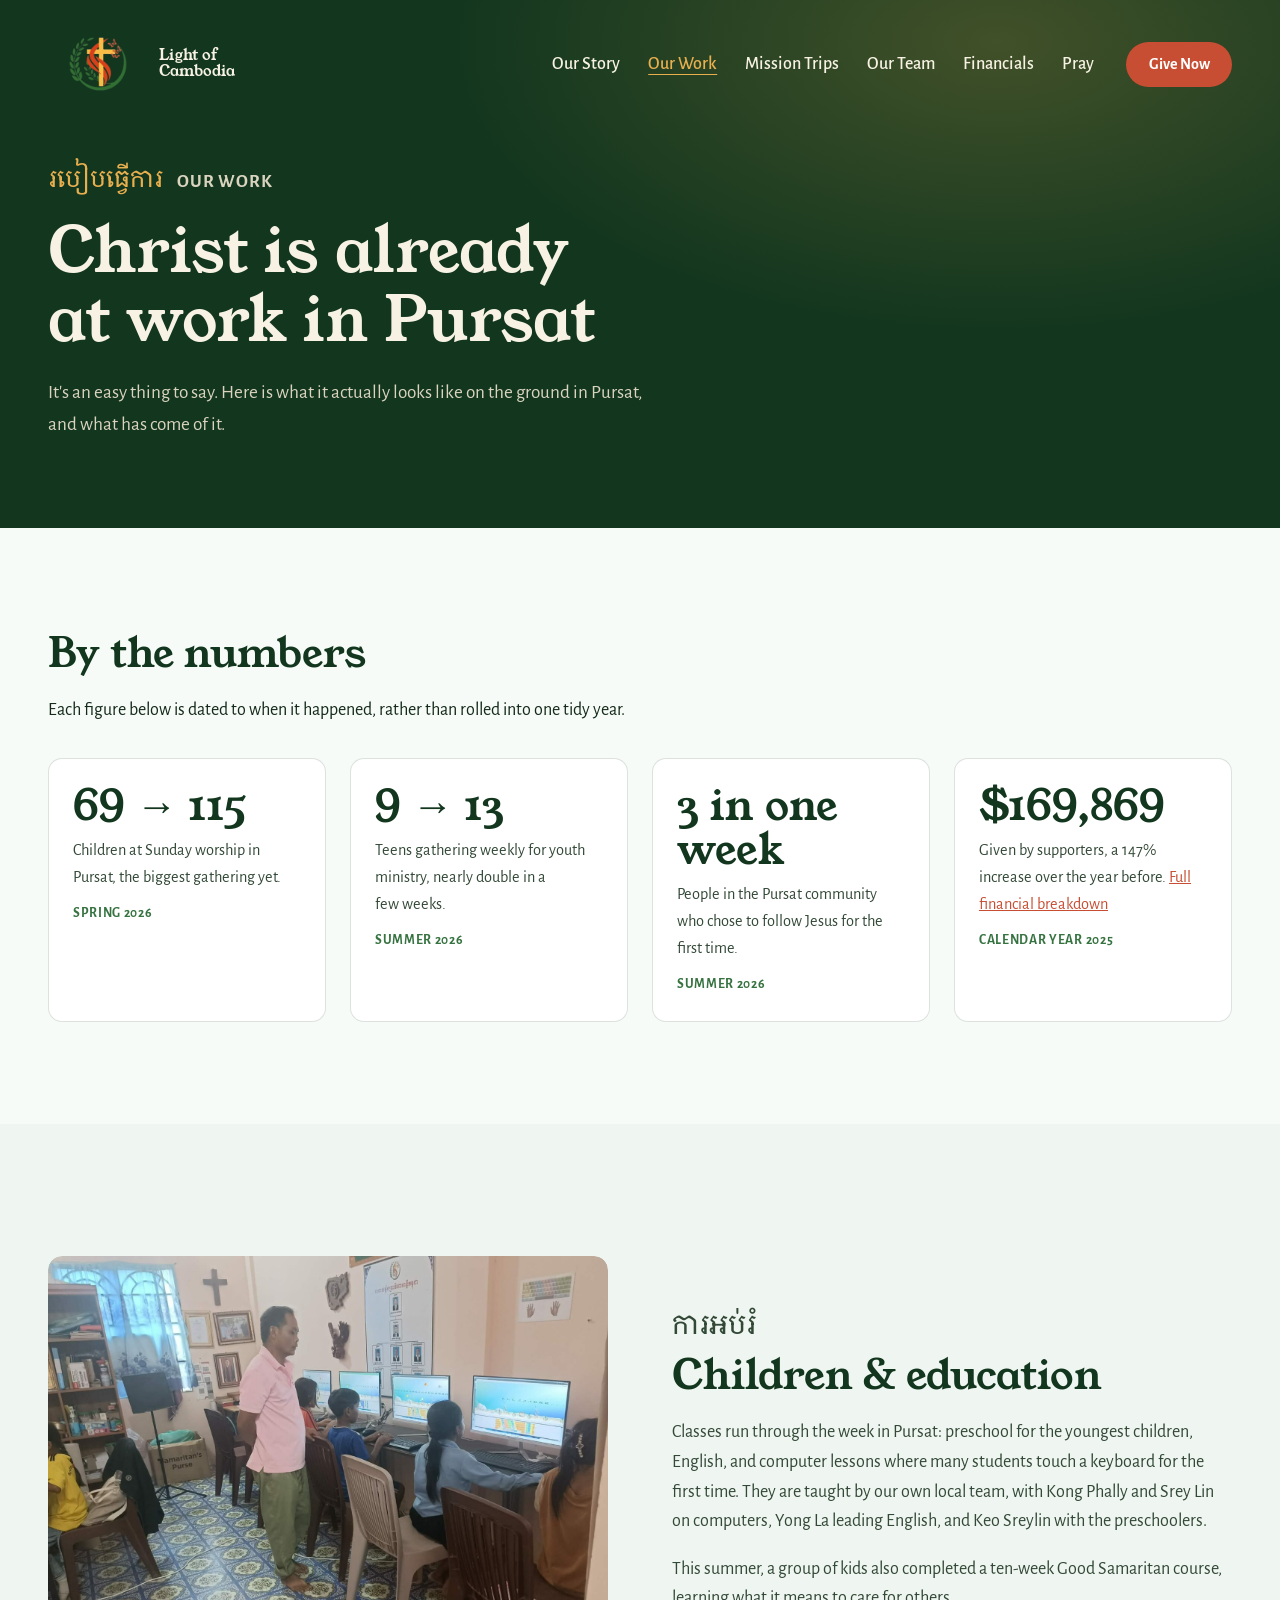
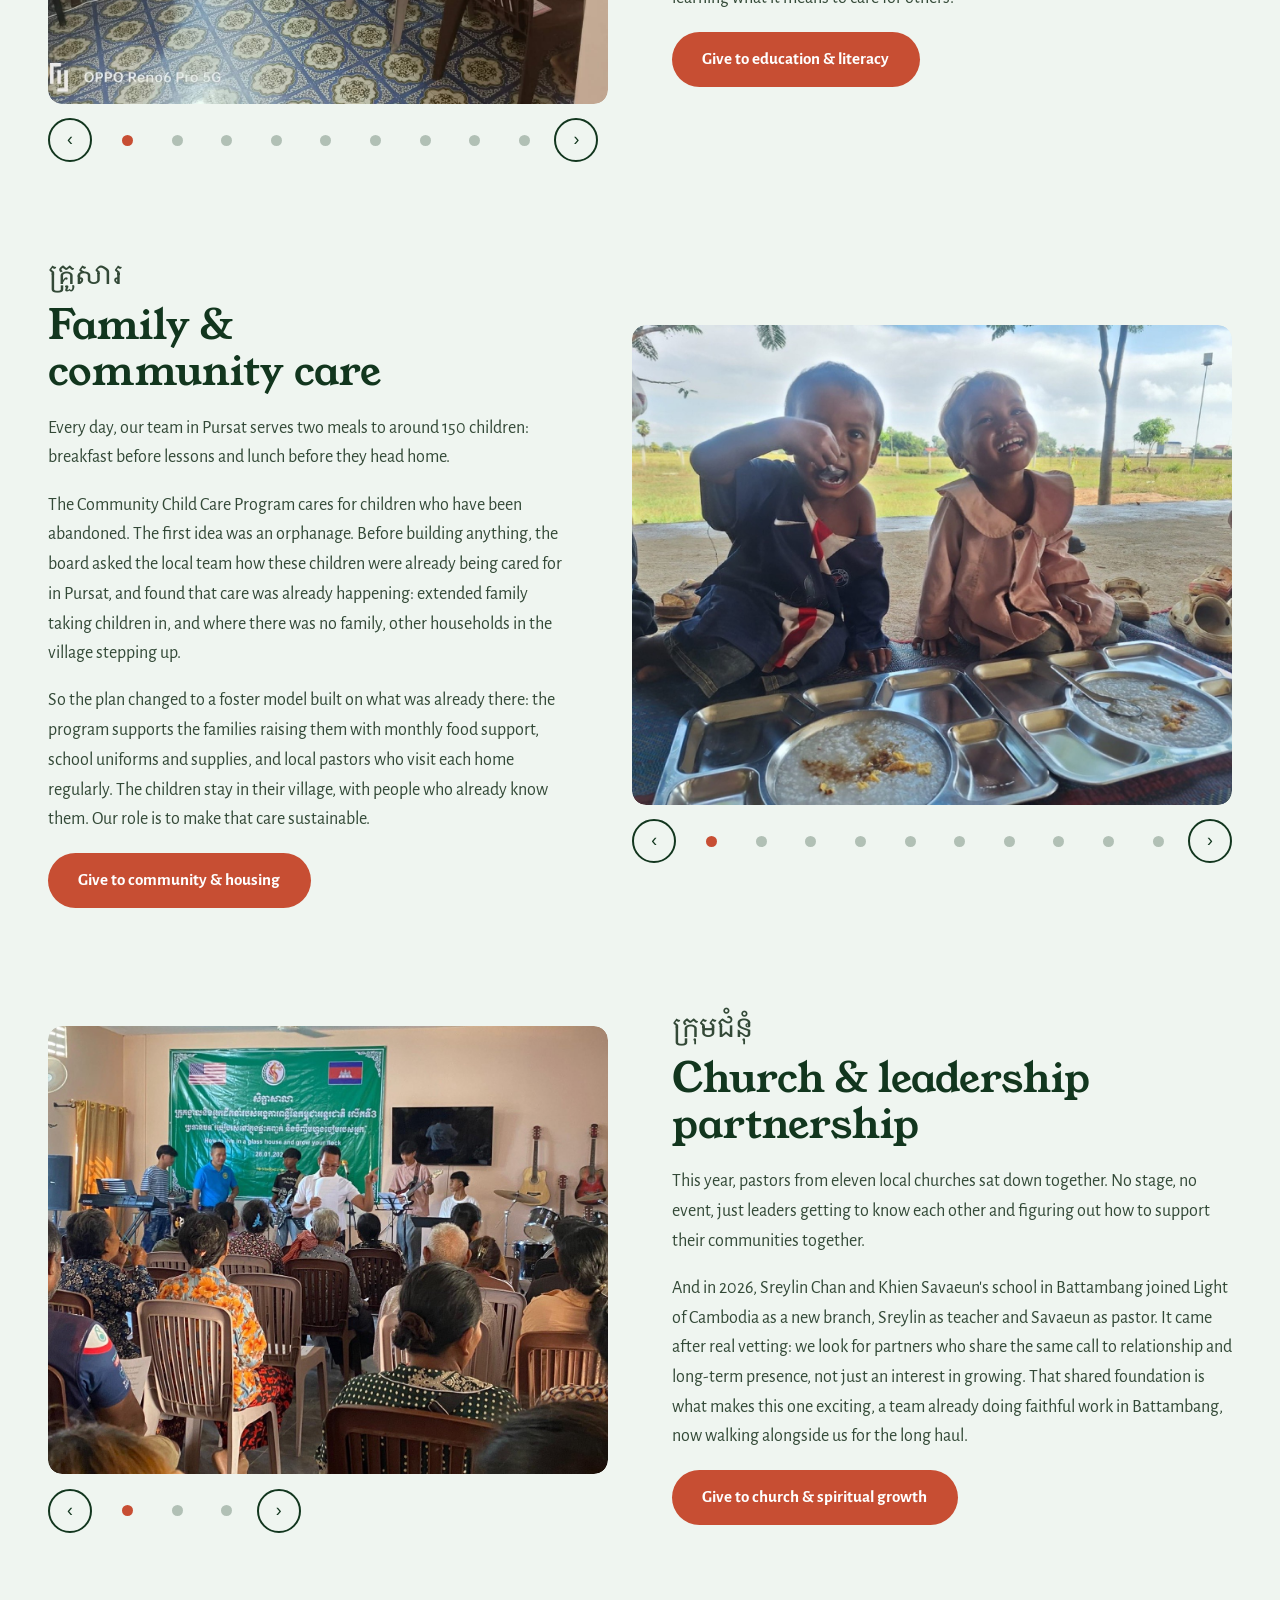
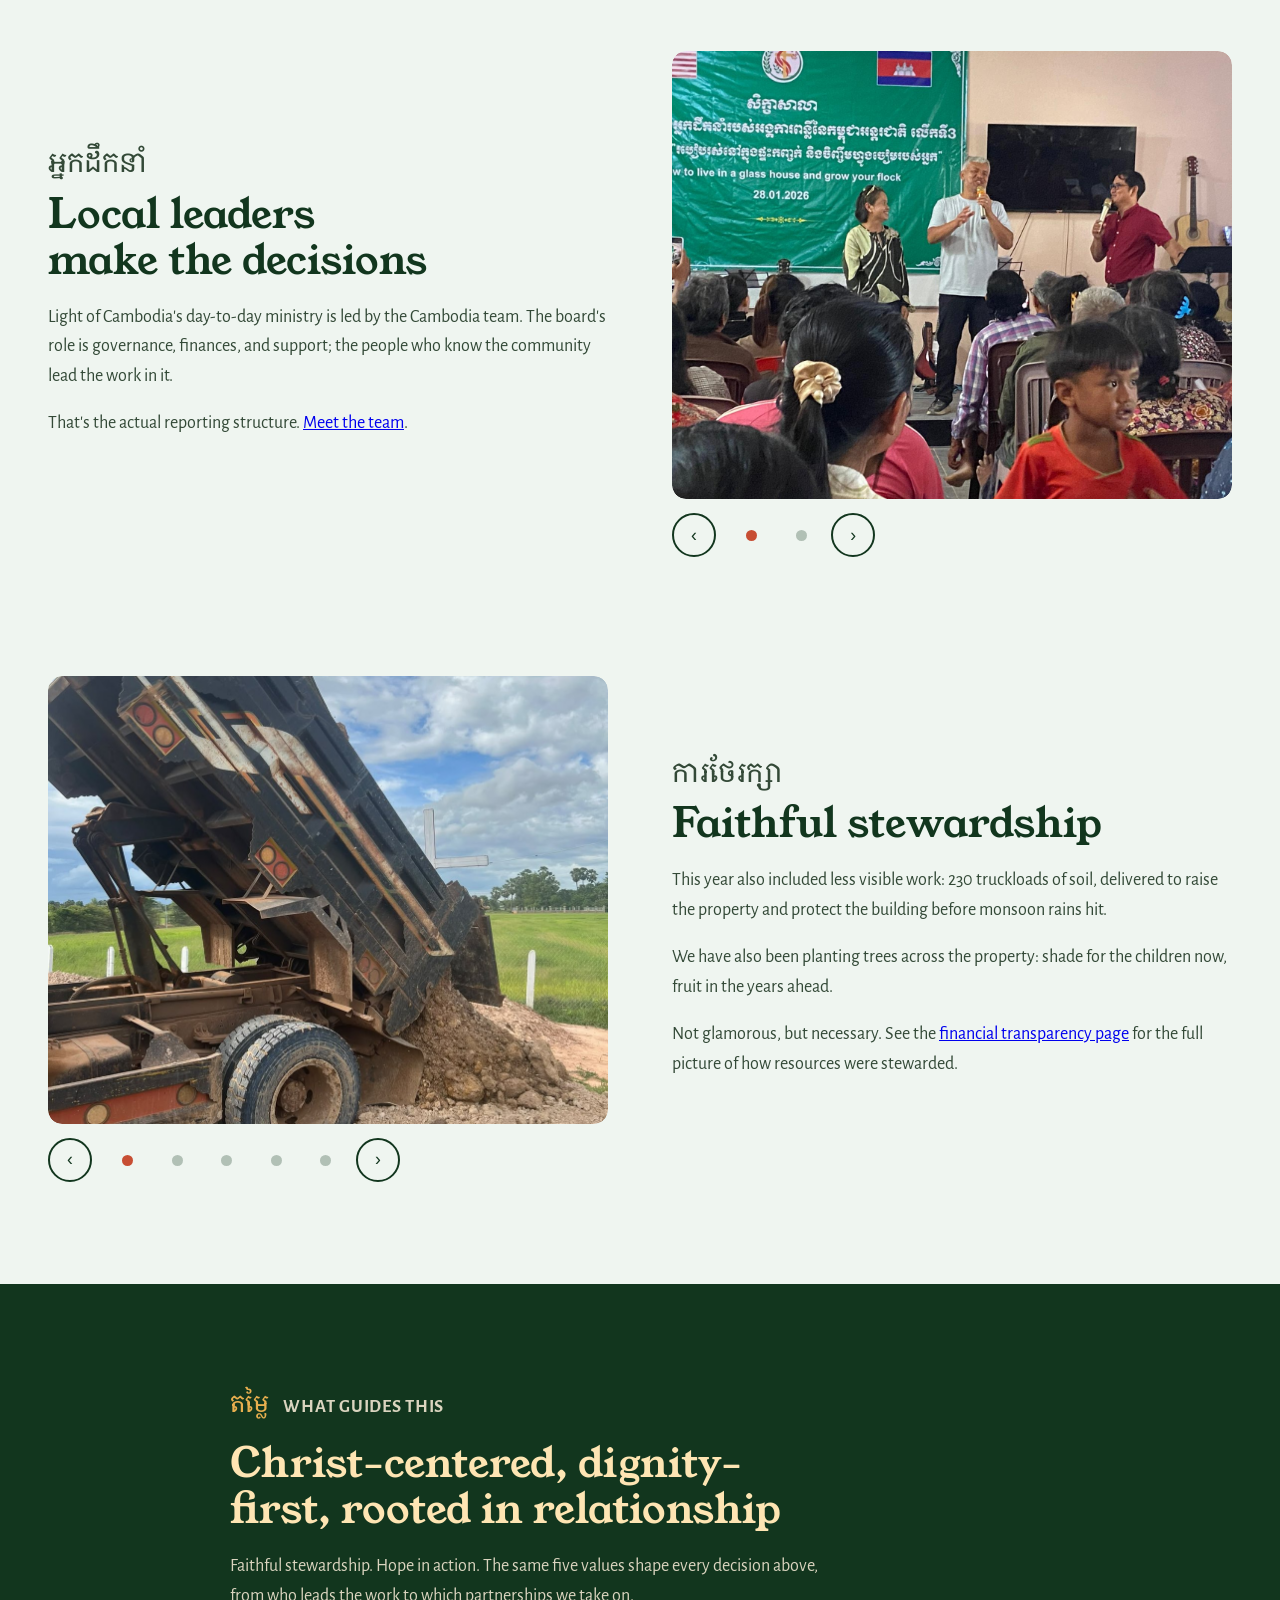
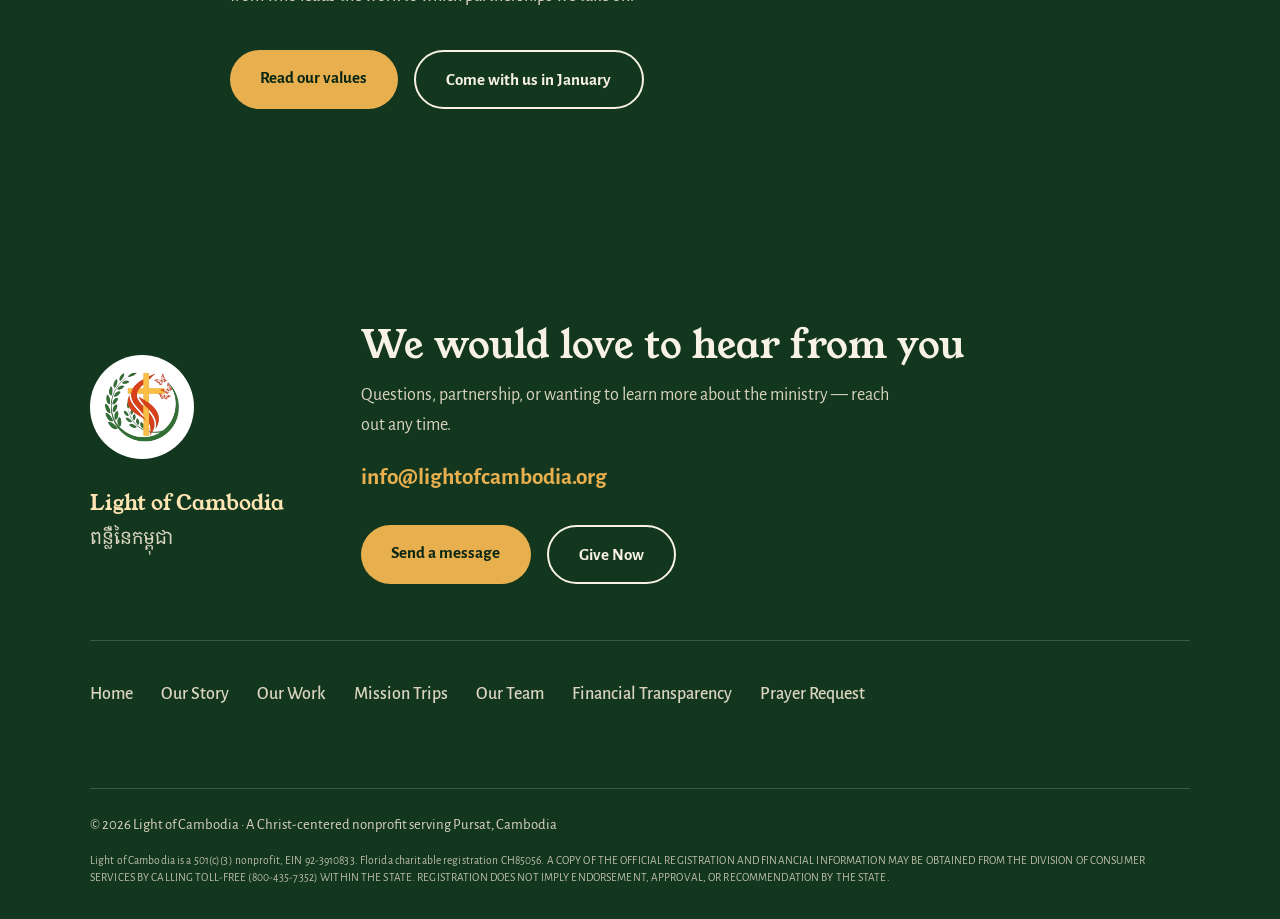
<file: our-work.html>
<!doctype html>
<html lang="en">
<head>
<meta charset="utf-8">
<meta name="viewport" content="width=device-width, initial-scale=1">
<title>Our Work — Light of Cambodia</title>
<meta name="description" content="Local leaders make the decisions, families raising children are supported where they already are, and new partnerships are chosen carefully. Here is what that looks like in Pursat.">
<meta property="og:title" content="Our Work — Light of Cambodia">
<meta property="og:description" content="What local leadership and long-term partnership actually look like on the ground in Pursat.">
<meta property="og:image" content="assets/photos/work-local-leaders.jpg">
<link rel="icon" type="image/png" href="assets/logo.png">
<link rel="preconnect" href="https://fonts.googleapis.com">
<link rel="preconnect" href="https://fonts.gstatic.com" crossorigin>
<link href="https://fonts.googleapis.com/css2?family=Young+Serif&family=Alegreya+Sans:ital,wght@0,400;0,500;0,700;1,400&family=Noto+Serif+Khmer:wght@400;600&display=swap" rel="stylesheet">
<link rel="stylesheet" href="styles.css">
</head>
<body>

<a class="skip-link" href="#main">Skip to content</a>

<header class="nav" id="top">
  <a class="nav-brand" href="index.html">
    <span class="nav-logo"><img src="assets/logo.png" alt="Light of Cambodia logo — a cross and flame within a laurel of leaves" width="100" height="100"></span>
    <span class="nav-name">Light of<br>Cambodia</span>
  </a>
  <nav class="nav-links" aria-label="Primary">
    <a href="our-story.html">Our Story</a>
    <a href="our-work.html" aria-current="page">Our Work</a>
    <a href="mission-trips.html">Mission Trips</a>
    <a href="our-team.html">Our Team</a>
    <a href="financials.html">Financials</a>
    <a href="prayer.html">Pray</a>
  </nav>
  <a class="btn btn-flame nav-give" href="https://www.zeffy.com/en-US/donation-form/0152b182-8cbf-4714-b26a-99909867ee95" target="_blank" rel="noopener">Give Now</a>
  <button class="nav-toggle" aria-label="Open menu" aria-expanded="false" aria-controls="mobile-menu">
    <span></span><span></span>
  </button>
</header>
<div class="mobile-menu" id="mobile-menu" hidden>
  <a href="index.html">Home</a>
  <a href="our-story.html">Our Story</a>
  <a href="our-work.html" aria-current="page">Our Work</a>
  <a href="mission-trips.html">Mission Trips</a>
  <a href="our-team.html">Our Team</a>
  <a href="financials.html">Financials</a>
  <a href="prayer.html">Pray</a>
  <a class="btn btn-flame" href="https://www.zeffy.com/en-US/donation-form/0152b182-8cbf-4714-b26a-99909867ee95" target="_blank" rel="noopener">Give Now</a>
</div>

<main id="main">

<section class="page-hero">
  <div class="page-hero-glow" aria-hidden="true"></div>
  <div class="page-hero-inner">
    <p class="kicker"><span class="kicker-km" lang="km">របៀបធ្វើការ</span><span class="kicker-en">Our Work</span></p>
    <h1>Christ is already at work in Pursat</h1>
    <p class="page-hero-lede">It's an easy thing to say. Here is what it actually looks like on the ground in Pursat, and what has come of it.</p>
  </div>
</section>

<section class="section">
  <div class="section-inner">
    <div class="reveal">
      <h2>By the numbers</h2>
      <p class="prose">Each figure below is dated to when it happened, rather than rolled into one tidy year.</p>
      <div class="stat-grid">
        <div class="stat">
          <p class="stat-value">69 → 115</p>
          <p class="stat-label">Children at Sunday worship in Pursat, the biggest gathering yet.</p>
          <span class="stat-when">Spring 2026</span>
        </div>
        <div class="stat">
          <p class="stat-value">9 → 13</p>
          <p class="stat-label">Teens gathering weekly for youth ministry, nearly double in a few weeks.</p>
          <span class="stat-when">Summer 2026</span>
        </div>
        <div class="stat">
          <p class="stat-value">3 in one week</p>
          <p class="stat-label">People in the Pursat community who chose to follow Jesus for the first time.</p>
          <span class="stat-when">Summer 2026</span>
        </div>
        <div class="stat">
          <p class="stat-value">$169,869</p>
          <p class="stat-label">Given by supporters, a 147% increase over the year before. <a href="financials.html">Full financial breakdown</a></p>
          <span class="stat-when">Calendar year 2025</span>
        </div>
      </div>
    </div>
  </div>
</section>

<section class="section section-surface">
  <div class="section-inner">

    <article class="band reveal">
      <div class="carousel band-carousel" data-carousel data-carousel-noun="photo" aria-roledescription="carousel" aria-label="Photos from classes in Pursat">
        <div class="carousel-viewport">
          <div class="carousel-track" data-carousel-track>
            <div class="carousel-slide" role="group" aria-roledescription="slide" aria-label="Photo 1 of 9">
              <img src="assets/photos/reel-computers.jpg" alt="Children seated at desktop computers during class in Pursat" loading="lazy" width="1600" height="1200">
            </div>
            <div class="carousel-slide" role="group" aria-roledescription="slide" aria-label="Photo 2 of 9">
              <img src="assets/photos/edu-01.jpg" alt="Children sitting together on a bench outdoors, laughing during a lesson" loading="lazy" width="1125" height="1500">
            </div>
            <div class="carousel-slide" role="group" aria-roledescription="slide" aria-label="Photo 3 of 9">
              <img src="assets/photos/edu-04.jpg" alt="Teenagers gathered around a painted tire table outside the ministry building" loading="lazy" width="1500" height="1125">
            </div>
            <div class="carousel-slide" role="group" aria-roledescription="slide" aria-label="Photo 4 of 9">
              <img src="assets/photos/edu-03.jpg" alt="A room full of children sitting on the floor, listening during a lesson" loading="lazy" width="1500" height="912">
            </div>
            <div class="carousel-slide" role="group" aria-roledescription="slide" aria-label="Photo 5 of 9">
              <img src="assets/photos/edu-06.jpg" alt="A girl in a school shirt writing carefully on lined paper" loading="lazy" width="1125" height="1500">
            </div>
            <div class="carousel-slide" role="group" aria-roledescription="slide" aria-label="Photo 6 of 9">
              <img src="assets/photos/edu-05.jpg" alt="A boy crouching outside, absorbed in reading a book" loading="lazy" width="1500" height="1000">
            </div>
            <div class="carousel-slide" role="group" aria-roledescription="slide" aria-label="Photo 7 of 9">
              <img src="assets/photos/edu-02.jpg" alt="Children in blue Cambodia jerseys making circles with their hands over their eyes during a game" loading="lazy" width="1125" height="1500">
            </div>
            <div class="carousel-slide" role="group" aria-roledescription="slide" aria-label="Photo 8 of 9">
              <img src="assets/photos/edu-07.jpg" alt="A Light of Cambodia teacher smiling with a group of students" loading="lazy" width="1500" height="674">
            </div>
            <div class="carousel-slide" role="group" aria-roledescription="slide" aria-label="Photo 9 of 9">
              <img src="assets/photos/impact-teens-music.jpg" alt="Teenagers playing guitar and singing together during youth ministry" loading="lazy" width="1280" height="720">
            </div>
          </div>
        </div>
        <div class="carousel-controls" data-carousel-controls hidden>
          <button class="carousel-btn" type="button" data-carousel-prev aria-label="Previous photo">&#8249;</button>
          <div class="carousel-dots" data-carousel-dots></div>
          <button class="carousel-btn" type="button" data-carousel-next aria-label="Next photo">&#8250;</button>
        </div>
      </div>
      <div class="band-copy prose">
        <p class="band-km" lang="km">ការអប់រំ</p>
        <h2>Children &amp; education</h2>
        <p>Classes run through the week in Pursat: preschool for the youngest children, English, and computer lessons where many students touch a keyboard for the first time. They are taught by our own local team, with Kong Phally and Srey Lin on computers, Yong La leading English, and Keo Sreylin with the preschoolers.</p>
        <p>This summer, a group of kids also completed a ten-week Good Samaritan course, learning what it means to care for others.</p>
        <p class="page-links"><a class="btn btn-flame" href="https://www.zeffy.com/en-US/donation-form/education-and-literacy-fund" target="_blank" rel="noopener">Give to education &amp; literacy</a></p>
      </div>
    </article>

    <article class="band band-flip reveal">
      <div class="carousel band-carousel" data-carousel data-carousel-noun="photo" aria-roledescription="carousel" aria-label="Photos of family and community care">
        <div class="carousel-viewport">
          <div class="carousel-track" data-carousel-track>
            <div class="carousel-slide" role="group" aria-roledescription="slide" aria-label="Photo 1 of 10">
              <img src="assets/photos/family-01.jpg" alt="Two small children grinning over trays of rice at the daily meal" loading="lazy" width="1500" height="1125">
            </div>
            <div class="carousel-slide" role="group" aria-roledescription="slide" aria-label="Photo 2 of 10">
              <img src="assets/photos/family-05.jpg" alt="A boy grinning over his tray of rice and vegetables at the daily meal" loading="lazy" width="1500" height="1280">
            </div>
            <div class="carousel-slide" role="group" aria-roledescription="slide" aria-label="Photo 3 of 10">
              <img src="assets/photos/family-07.jpg" alt="A family sitting together in their home during a visit from a local pastor and the team" loading="lazy" width="1500" height="843">
            </div>
            <div class="carousel-slide" role="group" aria-roledescription="slide" aria-label="Photo 4 of 10">
              <img src="assets/photos/family-06.jpg" alt="Older members of the community riding together in a covered cart on the way to a gathering" loading="lazy" width="1500" height="1125">
            </div>
            <div class="carousel-slide" role="group" aria-roledescription="slide" aria-label="Photo 5 of 10">
              <img src="assets/photos/family-03.jpg" alt="Children sitting together on a mat outdoors, eating and laughing" loading="lazy" width="1500" height="1125">
            </div>
            <div class="carousel-slide" role="group" aria-roledescription="slide" aria-label="Photo 6 of 10">
              <img src="assets/photos/family-02.jpg" alt="A young girl in a pink dress looking up from her plate during the meal" loading="lazy" width="1125" height="1500">
            </div>
            <div class="carousel-slide" role="group" aria-roledescription="slide" aria-label="Photo 7 of 10">
              <img src="assets/photos/impact-kid-food.jpg" alt="A child laughing while tossing food at a community meal in Pursat" loading="lazy" width="976" height="1307">
            </div>
            <div class="carousel-slide" role="group" aria-roledescription="slide" aria-label="Photo 8 of 10">
              <img src="assets/photos/family-04.jpg" alt="Two women holding sacks of rice they have just received" loading="lazy" width="1396" height="1500">
            </div>
            <div class="carousel-slide" role="group" aria-roledescription="slide" aria-label="Photo 9 of 10">
              <img src="assets/photos/work-family-support.jpg" alt="A mother holding her child while receiving a box of food and a sack of rice" loading="lazy" width="1200" height="1600">
            </div>
            <div class="carousel-slide" role="group" aria-roledescription="slide" aria-label="Photo 10 of 10">
              <img src="assets/photos/impact-kids-bus.jpg" alt="Children riding together in the motorbike cart that brings them to Light of Cambodia gatherings" loading="lazy" width="964" height="1091">
            </div>
          </div>
        </div>
        <div class="carousel-controls" data-carousel-controls hidden>
          <button class="carousel-btn" type="button" data-carousel-prev aria-label="Previous photo">&#8249;</button>
          <div class="carousel-dots" data-carousel-dots></div>
          <button class="carousel-btn" type="button" data-carousel-next aria-label="Next photo">&#8250;</button>
        </div>
      </div>
      <div class="band-copy prose">
        <p class="band-km" lang="km">គ្រួសារ</p>
        <h2>Family &amp; community care</h2>
        <p>Every day, our team in Pursat serves two meals to around 150 children: breakfast before lessons and lunch before they head home.</p>
        <p>The Community Child Care Program cares for children who have been abandoned. The first idea was an orphanage. Before building anything, the board asked the local team how these children were already being cared for in Pursat, and found that care was already happening: extended family taking children in, and where there was no family, other households in the village stepping up.</p>
        <p>So the plan changed to a foster model built on what was already there: the program supports the families raising them with monthly food support, school uniforms and supplies, and local pastors who visit each home regularly. The children stay in their village, with people who already know them. Our role is to make that care sustainable.</p>
        <p class="page-links"><a class="btn btn-flame" href="https://www.zeffy.com/en-US/donation-form/community-and-housing-fund" target="_blank" rel="noopener">Give to community &amp; housing</a></p>
      </div>
    </article>

    <article class="band reveal">
      <div class="carousel band-carousel" data-carousel data-carousel-noun="photo" aria-roledescription="carousel" aria-label="Photos of church and leadership partnership">
        <div class="carousel-viewport">
          <div class="carousel-track" data-carousel-track>
            <div class="carousel-slide" role="group" aria-roledescription="slide" aria-label="Photo 1 of 3">
              <img src="assets/photos/church-02.jpg" alt="Pastors and church members gathered for a leadership training session in Pursat" loading="lazy" width="1500" height="1125">
            </div>
            <div class="carousel-slide" role="group" aria-roledescription="slide" aria-label="Photo 2 of 3">
              <img src="assets/photos/church-01.jpg" alt="Local pastors and team members praying together over a Cambodian pastor during a leadership training" loading="lazy" width="1125" height="1500">
            </div>
            <div class="carousel-slide" role="group" aria-roledescription="slide" aria-label="Photo 3 of 3">
              <img class="focus-upper" src="assets/photos/work-chan-family.jpg" alt="Sreylin Chan and Khien Savaeun with their family outside their school in Battambang" loading="lazy" width="768" height="1024">
            </div>
          </div>
        </div>
        <div class="carousel-controls" data-carousel-controls hidden>
          <button class="carousel-btn" type="button" data-carousel-prev aria-label="Previous photo">&#8249;</button>
          <div class="carousel-dots" data-carousel-dots></div>
          <button class="carousel-btn" type="button" data-carousel-next aria-label="Next photo">&#8250;</button>
        </div>
      </div>
      <div class="band-copy prose">
        <p class="band-km" lang="km">ក្រុមជំនុំ</p>
        <h2>Church &amp; leadership partnership</h2>
        <p>This year, pastors from eleven local churches sat down together. No stage, no event, just leaders getting to know each other and figuring out how to support their communities together.</p>
        <p>And in 2026, Sreylin Chan and Khien Savaeun's school in Battambang joined Light of Cambodia as a new branch, Sreylin as teacher and Savaeun as pastor. It came after real vetting: we look for partners who share the same call to relationship and long-term presence, not just an interest in growing. That shared foundation is what makes this one exciting, a team already doing faithful work in Battambang, now walking alongside us for the long haul.</p>
        <p class="page-links"><a class="btn btn-flame" href="https://www.zeffy.com/en-US/donation-form/church-and-spiritual-growth-fund" target="_blank" rel="noopener">Give to church &amp; spiritual growth</a></p>
      </div>
    </article>

    <article class="band band-flip reveal">
      <div class="carousel band-carousel" data-carousel data-carousel-noun="photo" aria-roledescription="carousel" aria-label="Photos of the local team leading the work">
        <div class="carousel-viewport">
          <div class="carousel-track" data-carousel-track>
            <div class="carousel-slide" role="group" aria-roledescription="slide" aria-label="Photo 1 of 2">
              <img src="assets/photos/work-local-leaders.jpg" alt="Two Cambodian leaders speaking to the congregation during a leadership training session at the church in Pursat" loading="lazy" width="1500" height="1200">
            </div>
            <div class="carousel-slide" role="group" aria-roledescription="slide" aria-label="Photo 2 of 2">
              <img src="assets/photos/steward-02.jpg" alt="Members of the Cambodia team meeting around a table on the ministry property" loading="lazy" width="1500" height="843">
            </div>
          </div>
        </div>
        <div class="carousel-controls" data-carousel-controls hidden>
          <button class="carousel-btn" type="button" data-carousel-prev aria-label="Previous photo">&#8249;</button>
          <div class="carousel-dots" data-carousel-dots></div>
          <button class="carousel-btn" type="button" data-carousel-next aria-label="Next photo">&#8250;</button>
        </div>
      </div>
      <div class="band-copy prose">
        <p class="band-km" lang="km">អ្នកដឹកនាំ</p>
        <h2>Local leaders make the decisions</h2>
        <p>Light of Cambodia's day-to-day ministry is led by the Cambodia team. The board's role is governance, finances, and support; the people who know the community lead the work in it.</p>
        <p>That's the actual reporting structure. <a href="our-team.html">Meet the team</a>.</p>
      </div>
    </article>

    <article class="band reveal">
      <div class="carousel band-carousel" data-carousel data-carousel-noun="photo" aria-roledescription="carousel" aria-label="Photos of work on the ministry property">
        <div class="carousel-viewport">
          <div class="carousel-track" data-carousel-track>
            <div class="carousel-slide" role="group" aria-roledescription="slide" aria-label="Photo 1 of 5">
              <img src="assets/photos/work-property.jpg" alt="A dump truck tipping a load of soil onto the ministry property, with rice fields behind" loading="lazy" width="1125" height="1500">
            </div>
            <div class="carousel-slide" role="group" aria-roledescription="slide" aria-label="Photo 2 of 5">
              <img src="assets/photos/steward-04.jpg" alt="Two dump trucks standing on the newly raised ground at the ministry property" loading="lazy" width="1125" height="1500">
            </div>
            <div class="carousel-slide" role="group" aria-roledescription="slide" aria-label="Photo 3 of 5">
              <img src="assets/photos/steward-05.jpg" alt="The finished raised ground stretching toward the ministry building and palm trees" loading="lazy" width="1500" height="1125">
            </div>
            <div class="carousel-slide" role="group" aria-roledescription="slide" aria-label="Photo 4 of 5">
              <img src="assets/photos/steward-01.jpg" alt="Local staff and children planting a young shade tree on the ministry property" loading="lazy" width="1500" height="843">
            </div>
            <div class="carousel-slide" role="group" aria-roledescription="slide" aria-label="Photo 5 of 5">
              <img src="assets/photos/steward-03.jpg" alt="Two young men carrying a potted sapling across the property to plant it" loading="lazy" width="1125" height="1500">
            </div>
          </div>
        </div>
        <div class="carousel-controls" data-carousel-controls hidden>
          <button class="carousel-btn" type="button" data-carousel-prev aria-label="Previous photo">&#8249;</button>
          <div class="carousel-dots" data-carousel-dots></div>
          <button class="carousel-btn" type="button" data-carousel-next aria-label="Next photo">&#8250;</button>
        </div>
      </div>
      <div class="band-copy prose">
        <p class="band-km" lang="km">ការថែរក្សា</p>
        <h2>Faithful stewardship</h2>
        <p>This year also included less visible work: 230 truckloads of soil, delivered to raise the property and protect the building before monsoon rains hit.</p>
        <p>We have also been planting trees across the property: shade for the children now, fruit in the years ahead.</p>
        <p>Not glamorous, but necessary. See the <a href="financials.html">financial transparency page</a> for the full picture of how resources were stewarded.</p>
      </div>
    </article>

  </div>
</section>

<section class="section section-dark">
  <div class="section-inner section-inner-narrow prose reveal">
    <p class="kicker kicker-light"><span class="kicker-km" lang="km">តម្លៃ</span><span class="kicker-en">What guides this</span></p>
    <h2>Christ-centered, dignity-first, rooted in relationship</h2>
    <p>Faithful stewardship. Hope in action. The same five values shape every decision above, from who leads the work to which partnerships we take on.</p>
    <div class="page-links">
      <a class="btn btn-gold" href="index.html#values">Read our values</a>
      <a class="btn btn-ghost" href="mission-trips.html">Come with us in January</a>
    </div>
  </div>
</section>

</main>

<footer class="footer" id="contact">
  <div class="footer-inner">
    <div class="footer-brand reveal">
      <span class="footer-logo"><img src="assets/logo.png" alt="Light of Cambodia logo" width="72" height="72"></span>
      <p class="footer-name">Light of Cambodia</p>
      <p class="footer-km" lang="km">ពន្លឺនៃកម្ពុជា</p>
    </div>
    <div class="footer-contact reveal">
      <h2>We would love to hear from you</h2>
      <p>Questions, partnership, or wanting to learn more about the ministry — reach out any time.</p>
      <a class="footer-email" href="mailto:info@lightofcambodia.org">info@lightofcambodia.org</a>
      <div class="footer-actions">
        <a class="btn btn-gold" href="https://docs.google.com/forms/d/e/1FAIpQLSeYqDHd5xwqYtgAb539Dhl-a-Kqm5qTHkp4d7sRZXW8vZQR5Q/viewform" target="_blank" rel="noopener">Send a message</a>
        <a class="btn btn-ghost" href="https://www.zeffy.com/en-US/donation-form/0152b182-8cbf-4714-b26a-99909867ee95" target="_blank" rel="noopener">Give Now</a>
      </div>
    </div>
  </div>
  <nav class="footer-nav" aria-label="Footer">
    <a href="index.html">Home</a>
    <a href="our-story.html">Our Story</a>
    <a href="our-work.html" aria-current="page">Our Work</a>
    <a href="mission-trips.html">Mission Trips</a>
    <a href="our-team.html">Our Team</a>
    <a href="financials.html">Financial Transparency</a>
    <a href="prayer.html">Prayer Request</a>
  </nav>
  <p class="footer-fine">© <span id="year">2026</span> Light of Cambodia · A Christ-centered nonprofit serving Pursat, Cambodia</p>
  <p class="footer-legal">Light of Cambodia is a 501(c)(3) nonprofit, EIN 92-3910833. Florida charitable registration CH85056. A COPY OF THE OFFICIAL REGISTRATION AND FINANCIAL INFORMATION MAY BE OBTAINED FROM THE DIVISION OF CONSUMER SERVICES BY CALLING TOLL-FREE (800-435-7352) WITHIN THE STATE. REGISTRATION DOES NOT IMPLY ENDORSEMENT, APPROVAL, OR RECOMMENDATION BY THE STATE.</p>
</footer>

<script src="app.js"></script>
</body>
</html>
</file>
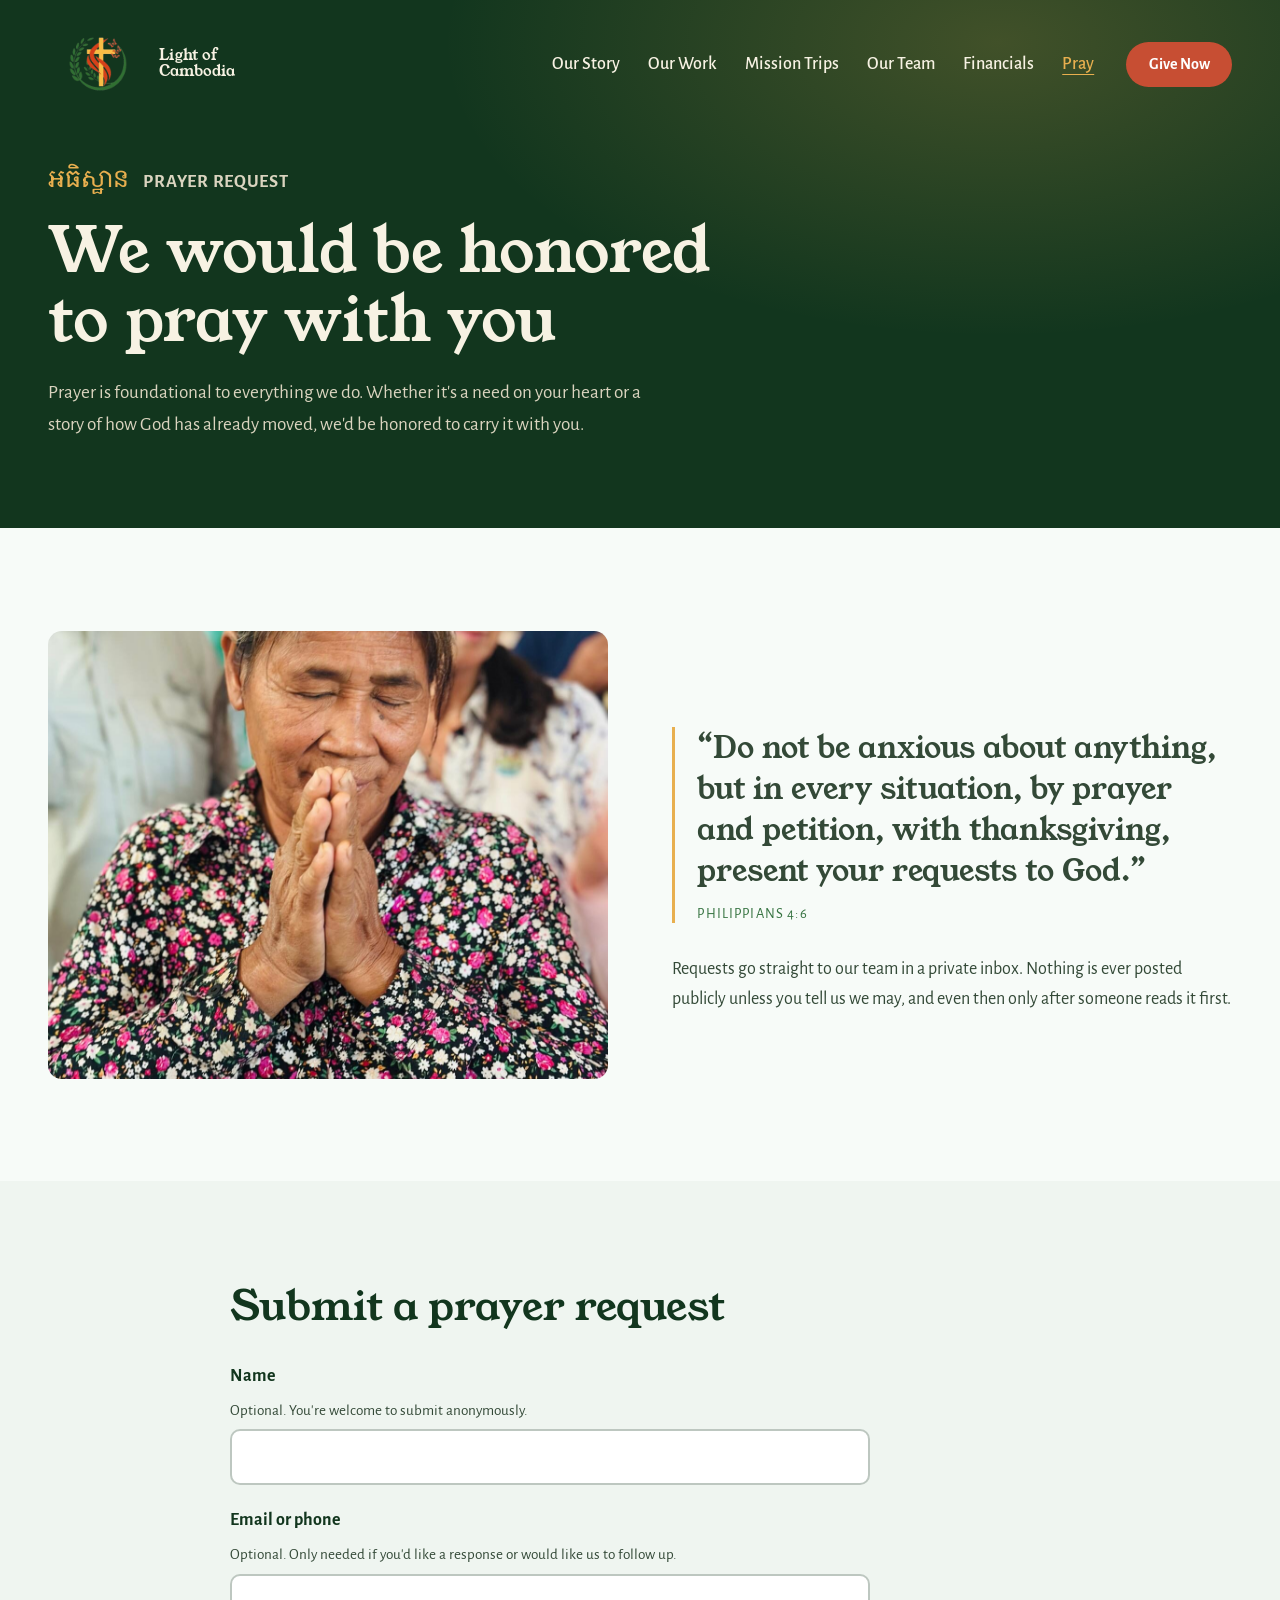
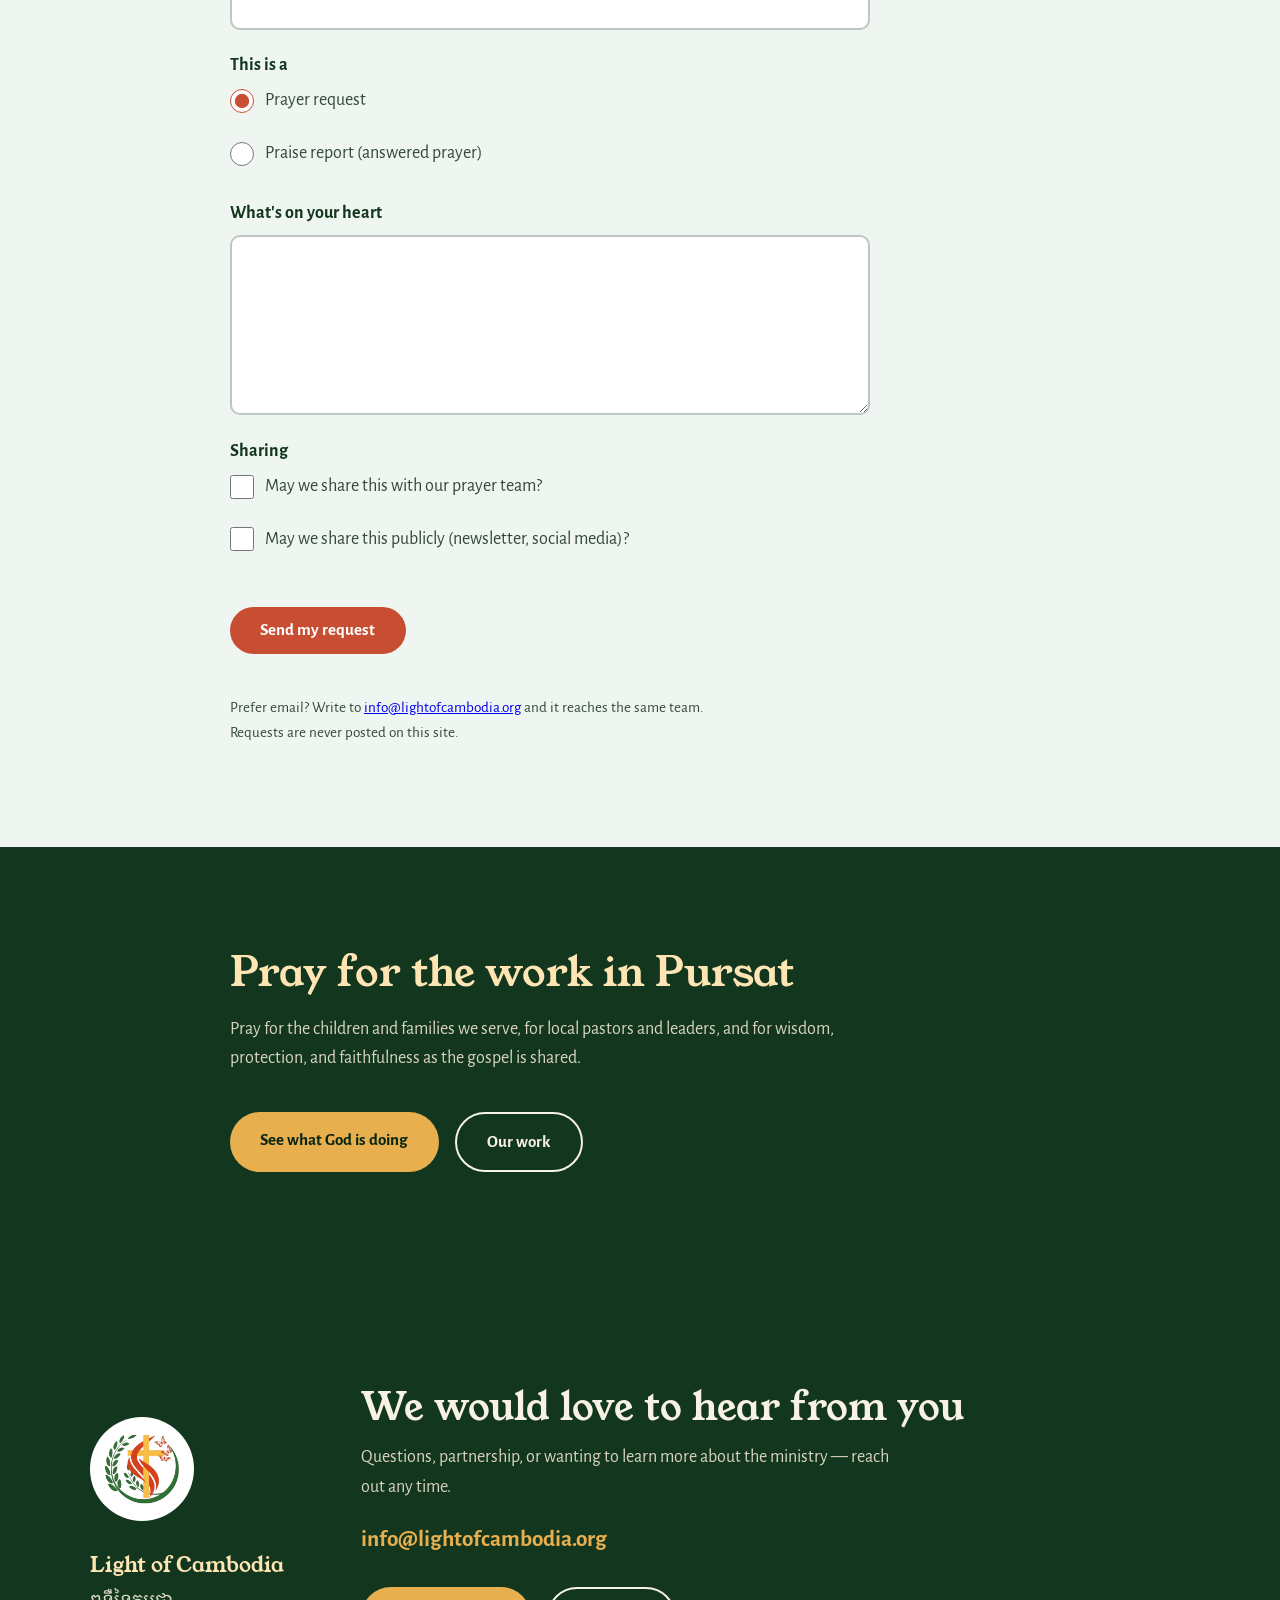
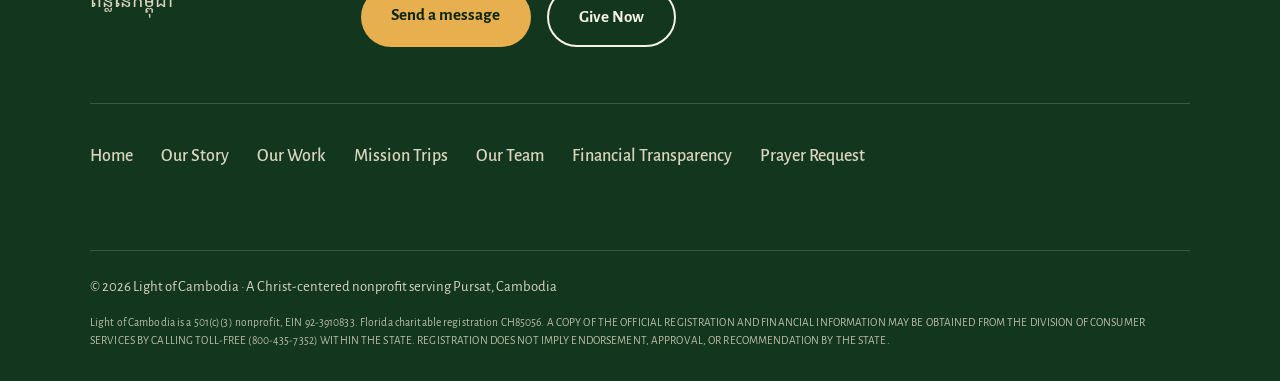
<file: prayer.html>
<!doctype html>
<html lang="en">
<head>
<meta charset="utf-8">
<meta name="viewport" content="width=device-width, initial-scale=1">
<title>Prayer Request — Light of Cambodia</title>
<meta name="description" content="Send a prayer request or praise report to the Light of Cambodia team. Requests stay private unless you tell us we may share them.">
<meta property="og:title" content="Prayer Request — Light of Cambodia">
<meta property="og:description" content="Send a prayer request or praise report to our team in Pursat.">
<meta property="og:image" content="assets/photos/prayer-local.jpg">
<link rel="icon" type="image/png" href="assets/logo.png">
<link rel="preconnect" href="https://fonts.googleapis.com">
<link rel="preconnect" href="https://fonts.gstatic.com" crossorigin>
<link href="https://fonts.googleapis.com/css2?family=Young+Serif&family=Alegreya+Sans:ital,wght@0,400;0,500;0,700;1,400&family=Noto+Serif+Khmer:wght@400;600&display=swap" rel="stylesheet">
<link rel="stylesheet" href="styles.css">
</head>
<body>

<a class="skip-link" href="#main">Skip to content</a>

<header class="nav" id="top">
  <a class="nav-brand" href="index.html">
    <span class="nav-logo"><img src="assets/logo.png" alt="Light of Cambodia logo — a cross and flame within a laurel of leaves" width="100" height="100"></span>
    <span class="nav-name">Light of<br>Cambodia</span>
  </a>
  <nav class="nav-links" aria-label="Primary">
    <a href="our-story.html">Our Story</a>
    <a href="our-work.html">Our Work</a>
    <a href="mission-trips.html">Mission Trips</a>
    <a href="our-team.html">Our Team</a>
    <a href="financials.html">Financials</a>
    <a href="prayer.html" aria-current="page">Pray</a>
  </nav>
  <a class="btn btn-flame nav-give" href="https://www.zeffy.com/en-US/donation-form/0152b182-8cbf-4714-b26a-99909867ee95" target="_blank" rel="noopener">Give Now</a>
  <button class="nav-toggle" aria-label="Open menu" aria-expanded="false" aria-controls="mobile-menu">
    <span></span><span></span>
  </button>
</header>
<div class="mobile-menu" id="mobile-menu" hidden>
  <a href="index.html">Home</a>
  <a href="our-story.html">Our Story</a>
  <a href="our-work.html">Our Work</a>
  <a href="mission-trips.html">Mission Trips</a>
  <a href="our-team.html">Our Team</a>
  <a href="financials.html">Financials</a>
  <a href="prayer.html" aria-current="page">Pray</a>
  <a class="btn btn-flame" href="https://www.zeffy.com/en-US/donation-form/0152b182-8cbf-4714-b26a-99909867ee95" target="_blank" rel="noopener">Give Now</a>
</div>

<main id="main">

<section class="page-hero">
  <div class="page-hero-glow" aria-hidden="true"></div>
  <div class="page-hero-inner">
    <p class="kicker"><span class="kicker-km" lang="km">អធិស្ឋាន</span><span class="kicker-en">Prayer Request</span></p>
    <h1>We would be honored to pray with you</h1>
    <p class="page-hero-lede">Prayer is foundational to everything we do. Whether it's a need on your heart or a story of how God has already moved, we'd be honored to carry it with you.</p>
  </div>
</section>

<section class="section">
  <div class="section-inner">
    <div class="band reveal">
      <figure class="band-photo band-tall">
        <img src="assets/photos/prayer-local.jpg" alt="Members of the Pursat community praying together with hands raised" loading="lazy" width="1200" height="1600">
      </figure>
      <div class="band-copy prose">
        <blockquote class="page-verse">
          <p>“Do not be anxious about anything, but in every situation, by prayer and petition, with thanksgiving, present your requests to God.”</p>
          <cite>Philippians 4:6</cite>
        </blockquote>
        <p>Requests go straight to our team in a private inbox. Nothing is ever posted publicly unless you tell us we may, and even then only after someone reads it first.</p>
      </div>
    </div>
  </div>
</section>

<section class="section section-surface">
  <div class="section-inner section-inner-narrow">
    <h2>Submit a prayer request</h2>
    <form class="form" id="prayer-form" method="post" action="/api/prayer" novalidate>
      <div class="field">
        <label for="pf-name">Name</label>
        <p class="field-hint" id="pf-name-hint">Optional. You're welcome to submit anonymously.</p>
        <input type="text" id="pf-name" name="name" autocomplete="name" aria-describedby="pf-name-hint">
      </div>

      <div class="field">
        <label for="pf-contact">Email or phone</label>
        <p class="field-hint" id="pf-contact-hint">Optional. Only needed if you'd like a response or would like us to follow up.</p>
        <input type="text" id="pf-contact" name="contact" autocomplete="email" aria-describedby="pf-contact-hint">
      </div>

      <fieldset class="fieldset">
        <legend>This is a</legend>
        <div class="choice">
          <input type="radio" id="pf-kind-request" name="kind" value="Prayer Request" checked>
          <label for="pf-kind-request">Prayer request</label>
        </div>
        <div class="choice">
          <input type="radio" id="pf-kind-praise" name="kind" value="Praise Report">
          <label for="pf-kind-praise">Praise report (answered prayer)</label>
        </div>
      </fieldset>

      <div class="field">
        <label for="pf-message">What's on your heart</label>
        <textarea id="pf-message" name="message" required aria-required="true"></textarea>
      </div>

      <fieldset class="fieldset">
        <legend>Sharing</legend>
        <div class="choice">
          <input type="checkbox" id="pf-share-team" name="share_team" value="yes">
          <label for="pf-share-team">May we share this with our prayer team?</label>
        </div>
        <div class="choice">
          <input type="checkbox" id="pf-share-public" name="share_public" value="yes">
          <label for="pf-share-public">May we share this publicly (newsletter, social media)?</label>
        </div>
      </fieldset>

      <!-- honeypot: hidden from real visitors, bots fill it in -->
      <div class="hp-field" aria-hidden="true">
        <label for="pf-website">Leave this field empty</label>
        <input type="text" id="pf-website" name="website" tabindex="-1" autocomplete="off">
      </div>
      <input type="hidden" name="loaded_at" id="pf-loaded-at" value="">

      <!-- Cloudflare Turnstile mounts here only once a site key is configured in app.js -->
      <div id="pf-turnstile"></div>

      <button class="btn btn-flame" type="submit">Send my request</button>
      <p class="form-status" id="pf-status" role="status" aria-live="polite"></p>
    </form>

    <p class="form-note">Prefer email? Write to <a href="mailto:info@lightofcambodia.org">info@lightofcambodia.org</a> and it reaches the same team. Requests are never posted on this site.</p>
  </div>
</section>

<section class="section section-dark">
  <div class="section-inner section-inner-narrow prose reveal">
    <h2>Pray for the work in Pursat</h2>
    <p>Pray for the children and families we serve, for local pastors and leaders, and for wisdom, protection, and faithfulness as the gospel is shared.</p>
    <div class="page-links">
      <a class="btn btn-gold" href="our-work.html">See what God is doing</a>
      <a class="btn btn-ghost" href="our-work.html">Our work</a>
    </div>
  </div>
</section>

</main>

<footer class="footer" id="contact">
  <div class="footer-inner">
    <div class="footer-brand reveal">
      <span class="footer-logo"><img src="assets/logo.png" alt="Light of Cambodia logo" width="72" height="72"></span>
      <p class="footer-name">Light of Cambodia</p>
      <p class="footer-km" lang="km">ពន្លឺនៃកម្ពុជា</p>
    </div>
    <div class="footer-contact reveal">
      <h2>We would love to hear from you</h2>
      <p>Questions, partnership, or wanting to learn more about the ministry — reach out any time.</p>
      <a class="footer-email" href="mailto:info@lightofcambodia.org">info@lightofcambodia.org</a>
      <div class="footer-actions">
        <a class="btn btn-gold" href="https://docs.google.com/forms/d/e/1FAIpQLSeYqDHd5xwqYtgAb539Dhl-a-Kqm5qTHkp4d7sRZXW8vZQR5Q/viewform" target="_blank" rel="noopener">Send a message</a>
        <a class="btn btn-ghost" href="https://www.zeffy.com/en-US/donation-form/0152b182-8cbf-4714-b26a-99909867ee95" target="_blank" rel="noopener">Give Now</a>
      </div>
    </div>
  </div>
  <nav class="footer-nav" aria-label="Footer">
    <a href="index.html">Home</a>
    <a href="our-story.html">Our Story</a>
    <a href="our-work.html">Our Work</a>
    <a href="mission-trips.html">Mission Trips</a>
    <a href="our-team.html">Our Team</a>
    <a href="financials.html">Financial Transparency</a>
    <a href="prayer.html" aria-current="page">Prayer Request</a>
  </nav>
  <p class="footer-fine">© <span id="year">2026</span> Light of Cambodia · A Christ-centered nonprofit serving Pursat, Cambodia</p>
  <p class="footer-legal">Light of Cambodia is a 501(c)(3) nonprofit, EIN 92-3910833. Florida charitable registration CH85056. A COPY OF THE OFFICIAL REGISTRATION AND FINANCIAL INFORMATION MAY BE OBTAINED FROM THE DIVISION OF CONSUMER SERVICES BY CALLING TOLL-FREE (800-435-7352) WITHIN THE STATE. REGISTRATION DOES NOT IMPLY ENDORSEMENT, APPROVAL, OR RECOMMENDATION BY THE STATE.</p>
</footer>

<script src="app.js"></script>
</body>
</html>
</file>
<file: styles.css>
/* Light of Cambodia — palette drawn from the logo:
   laurel green, flame vermilion, marigold cross, dawn light */

:root {
  --evergreen: oklch(0.30 0.06 152);
  --evergreen-deep: oklch(0.24 0.05 152);
  --leaf: oklch(0.50 0.10 148);
  --flame: oklch(0.58 0.16 34);
  --flame-hover: oklch(0.53 0.16 34);
  --marigold: oklch(0.79 0.13 78);
  --sunlight: oklch(0.93 0.07 85);
  --bg: oklch(0.985 0.006 150);
  --surface: oklch(0.965 0.010 148);
  --ink: oklch(0.26 0.04 152);
  --ink-soft: oklch(0.38 0.04 150);
  --on-dark: oklch(0.96 0.02 90);
  --on-dark-soft: oklch(0.87 0.03 95);
  --radius: 14px;
  --z-nav: 50;
  --z-menu: 60;
  --ease-out: cubic-bezier(0.22, 1, 0.36, 1);
}

* { box-sizing: border-box; margin: 0; padding: 0; }
html { scroll-behavior: smooth; }
body {
  font-family: "Alegreya Sans", system-ui, sans-serif;
  font-size: 1.125rem;
  line-height: 1.65;
  color: var(--ink);
  background: var(--bg);
  -webkit-font-smoothing: antialiased;
}
img { max-width: 100%; display: block; }
h1, h2, h3 {
  font-family: "Young Serif", Georgia, serif;
  font-weight: 400;
  line-height: 1.12;
  text-wrap: balance;
}
[lang="km"] { font-family: "Noto Serif Khmer", serif; }
p { text-wrap: pretty; }

/* ---------- buttons ---------- */
.btn {
  display: inline-block;
  font-family: "Alegreya Sans", sans-serif;
  font-weight: 700;
  font-size: 1.0625rem;
  padding: 0.85rem 1.9rem;
  border-radius: 999px;
  text-decoration: none;
  transition: background-color 0.25s var(--ease-out), transform 0.25s var(--ease-out), box-shadow 0.25s var(--ease-out);
}
.btn:hover { transform: translateY(-2px); }
.btn:focus-visible { outline: 3px solid var(--marigold); outline-offset: 3px; }
.btn-flame { background: var(--flame); color: #fff; }
.btn-flame:hover { background: var(--flame-hover); box-shadow: 0 8px 24px oklch(0.58 0.16 34 / 0.35); }
.btn-ghost { color: inherit; border: 2px solid currentColor; }
.btn-gold { background: var(--marigold); color: var(--evergreen-deep); }
.btn-gold:hover { background: var(--sunlight); }

/* ---------- nav ---------- */
.nav {
  position: fixed;
  inset: 0 0 auto 0;
  z-index: var(--z-nav);
  display: flex;
  align-items: center;
  gap: 2rem;
  padding: 0.9rem clamp(1.25rem, 4vw, 3rem);
  transition: background-color 0.35s, box-shadow 0.35s;
}
.nav.scrolled {
  background: oklch(0.985 0.006 150 / 0.92);
  backdrop-filter: blur(12px);
  box-shadow: 0 1px 0 oklch(0.30 0.06 152 / 0.12);
}
.nav-brand { display: flex; align-items: center; gap: 0.7rem; text-decoration: none; }
.nav-logo {
  display: grid;
  place-items: center;
  flex-shrink: 0;
  width: 100px;
  height: 100px;
  transition: width 0.35s var(--ease-out), height 0.35s var(--ease-out);
}
.nav-logo img {
  width: 100%;
  height: 100%;
  max-width: none;
}
.nav.scrolled .nav-logo { width: 68px; height: 68px; }
.nav-name {
  font-family: "Young Serif", serif;
  font-size: 0.95rem;
  line-height: 1.05;
  color: var(--on-dark);
  transition: color 0.35s;
}
.nav.scrolled .nav-name { color: var(--evergreen); }
.nav-links { display: flex; gap: 1.75rem; margin-left: auto; }
.nav-links a {
  color: var(--on-dark);
  text-decoration: none;
  font-weight: 500;
  transition: color 0.35s;
}
.nav.scrolled .nav-links a { color: var(--ink); }
.nav-links a:hover { color: var(--marigold); }
.nav.scrolled .nav-links a:hover { color: var(--flame); }
.nav-give { padding: 0.6rem 1.4rem; font-size: 1rem; }
.nav-toggle { display: none; }

.mobile-menu[hidden] { display: none; }
.mobile-menu {
  position: fixed;
  inset: 0;
  z-index: var(--z-menu);
  background: var(--evergreen);
  display: flex;
  flex-direction: column;
  align-items: center;
  justify-content: center;
  gap: 2rem;
}
.mobile-menu a {
  color: var(--on-dark);
  font-family: "Young Serif", serif;
  font-size: 1.6rem;
  text-decoration: none;
}
.mobile-menu .btn { font-family: "Alegreya Sans", sans-serif; font-size: 1.1rem; }

/* ---------- hero ---------- */
.hero {
  position: relative;
  min-height: 100svh;
  display: flex;
  align-items: flex-end;
  overflow: hidden;
  color: var(--on-dark);
}
.hero-photo {
  position: absolute;
  inset: 0;
  width: 100%;
  height: 100%;
  object-fit: cover;
  object-position: center 40%;
}
.hero-scrim {
  position: absolute;
  inset: 0;
  background:
    linear-gradient(to top, oklch(0.20 0.05 152 / 0.92) 0%, oklch(0.22 0.05 152 / 0.55) 34%, transparent 65%),
    linear-gradient(to bottom, oklch(0.22 0.05 152 / 0.45), transparent 30%);
}
.hero-glow {
  position: absolute;
  inset: 0;
  background: radial-gradient(ellipse 80% 55% at 72% 20%, oklch(0.85 0.12 80 / 0.32), transparent 60%);
  mix-blend-mode: screen;
}
.hero-khmer {
  position: absolute;
  top: 8%;
  right: 4%;
  font-size: clamp(6rem, 18vw, 15rem);
  line-height: 1;
  color: oklch(0.93 0.07 85 / 0.16);
  user-select: none;
}
.hero-logo {
  position: absolute;
  right: clamp(4rem, 11vw, 13rem);
  top: calc(38% + 100px);
  transform: translateY(-50%);
  width: clamp(240px, 26vw, 400px);
  height: auto;
  filter:
    drop-shadow(0 0 26px oklch(0.96 0.04 90 / 0.9))
    drop-shadow(0 0 70px oklch(0.79 0.13 78 / 0.7))
    drop-shadow(0 6px 22px oklch(0.20 0.05 152 / 0.55));
}
.hero-inner {
  position: relative;
  width: min(1200px, 100%);
  margin-inline: auto;
  padding: clamp(6rem, 12vh, 9rem) clamp(1.25rem, 4vw, 3rem) clamp(3.5rem, 8vh, 6rem);
}
.hero-kicker {
  font-size: 1.05rem;
  color: var(--sunlight);
  margin-bottom: 1.1rem;
}
.hero-kicker [lang="km"] { font-size: 1.15rem; }
.hero h1 {
  font-size: clamp(2.5rem, 6.5vw, 5rem);
  max-width: 16ch;
  text-shadow: 0 2px 30px oklch(0.20 0.05 152 / 0.5);
}
.hero-lede {
  max-width: 56ch;
  margin-top: 1.4rem;
  font-size: clamp(1.1rem, 1.5vw, 1.3rem);
  color: var(--on-dark);
}
.hero-cta { display: flex; flex-wrap: wrap; gap: 1rem; margin-top: 2.2rem; }

/* ---------- shared section rhythm ---------- */
.kicker {
  display: flex;
  align-items: baseline;
  gap: 0.9rem;
  margin-bottom: 1.2rem;
}
.kicker-km {
  font-size: 1.5rem;
  color: var(--flame);
  line-height: 1.3;
}
.kicker-en {
  font-weight: 700;
  letter-spacing: 0.04em;
  text-transform: uppercase;
  font-size: 1.15rem;
  color: var(--leaf);
}
.kicker-light .kicker-km { color: var(--marigold); }
.kicker-light .kicker-en { color: var(--on-dark-soft); }

/* ---------- who ---------- */
.who { padding: clamp(4.5rem, 10vw, 8rem) clamp(1.25rem, 4vw, 3rem); }
.who-grid {
  width: min(1200px, 100%);
  margin-inline: auto;
  display: grid;
  grid-template-columns: 1.15fr 0.85fr;
  gap: clamp(2.5rem, 6vw, 5.5rem);
  align-items: center;
}
.who h2 { font-size: clamp(1.9rem, 3.4vw, 2.8rem); color: var(--evergreen); margin-bottom: 1.4rem; }
.who p { max-width: 62ch; color: var(--ink-soft); }
.who p + p { margin-top: 1.1rem; }
.who-vision {
  margin-top: 1.6rem;
  padding-top: 1.6rem;
  border-top: 2px solid var(--marigold);
  color: var(--ink) !important;
}
.who-photo img { border-radius: var(--radius); aspect-ratio: 4 / 4.6; object-fit: cover; }
.who-photo figcaption {
  margin-top: 0.8rem;
  font-size: 0.95rem;
  font-style: italic;
  color: var(--ink-soft);
}

/* ---------- verse ---------- */
.verse {
  position: relative;
  background: var(--evergreen);
  color: var(--on-dark);
  padding: clamp(5rem, 11vw, 8.5rem) clamp(1.25rem, 4vw, 3rem);
  text-align: center;
  overflow: hidden;
}
.verse-glow {
  position: absolute;
  inset: 0;
  background: radial-gradient(ellipse 60% 80% at 50% 110%, oklch(0.79 0.13 78 / 0.22), transparent 65%);
}
.verse-logo {
  position: relative;
  display: inline-grid;
  place-items: center;
  width: 168px;
  height: 168px;
  border-radius: 50%;
  background: #fff;
  margin-bottom: 2.4rem;
  box-shadow: 0 0 70px oklch(0.79 0.13 78 / 0.5), 0 0 24px oklch(0.79 0.13 78 / 0.35);
}
/* logo.png carries ~21% transparent margin on every side, so the mark itself
   fills only ~57% of the file. Scaling brings the mark up to about 72% of the
   circle; what spills past the edge is transparent padding.
   Uses transform rather than a width over 100%: an oversized grid child gets
   pinned to the top of its cell instead of staying centred, which pushed the
   logo visibly low. transform scales about the element's own centre, so the
   mark stays centred on both axes. */
.verse-logo img,
.footer-logo img {
  width: 100%;
  height: 100%;
  max-width: none;
  transform: scale(1.25);
}
.verse blockquote { position: relative; }
.verse p {
  font-family: "Young Serif", serif;
  font-size: clamp(1.6rem, 3.6vw, 2.9rem);
  line-height: 1.3;
  color: var(--sunlight);
}
/* longer anchor verse: smaller type so the band keeps its proportions */
.verse-long p { font-size: clamp(1.1rem, 2vw, 1.7rem); max-width: 34ch; margin-inline: auto; }

.verse cite {
  display: block;
  margin-top: 1.4rem;
  font-style: normal;
  font-weight: 500;
  letter-spacing: 0.08em;
  text-transform: uppercase;
  font-size: 0.9rem;
  color: var(--on-dark-soft);
}

/* ---------- work ---------- */
.work { padding: clamp(4.5rem, 10vw, 8rem) clamp(1.25rem, 4vw, 3rem); }
.work-head { width: min(1200px, 100%); margin-inline: auto; margin-bottom: clamp(3rem, 6vw, 5rem); }
.work-head h2 { font-size: clamp(1.9rem, 3.4vw, 2.8rem); color: var(--evergreen); max-width: 24ch; }

.band {
  width: min(1200px, 100%);
  margin-inline: auto;
  display: grid;
  grid-template-columns: 1fr 1fr;
  gap: clamp(2rem, 5vw, 4.5rem);
  align-items: center;
}
.band + .band { margin-top: clamp(3.5rem, 7vw, 6rem); }
.band-flip .band-photo { order: 2; }
.band-photo img {
  border-radius: var(--radius);
  aspect-ratio: 5 / 4;
  object-fit: cover;
  width: 100%;
}
.band-km {
  font-size: 1.7rem;
  color: var(--marigold);
  margin-bottom: 0.4rem;
}
.band-km-light { color: var(--sunlight); }
.band h3 { font-size: clamp(1.5rem, 2.4vw, 2rem); color: var(--evergreen); margin-bottom: 1rem; }
.band p { max-width: 58ch; color: var(--ink-soft); }

.projects {
  width: min(1200px, 100%);
  margin-inline: auto;
  margin-top: clamp(4rem, 8vw, 6.5rem);
  padding-top: clamp(2.5rem, 5vw, 4rem);
  border-top: 2px solid var(--marigold);
}
.projects h3 { font-size: clamp(1.4rem, 2.2vw, 1.8rem); color: var(--evergreen); margin-bottom: 1.8rem; }
.projects-row {
  display: grid;
  grid-template-columns: repeat(auto-fit, minmax(240px, 1fr));
  gap: 1.5rem;
}
.projects-row img { border-radius: var(--radius); aspect-ratio: 4 / 3; object-fit: cover; width: 100%; }
.projects-row figcaption { margin-top: 0.7rem; font-size: 0.95rem; color: var(--ink-soft); }

/* ---------- values ---------- */
.values {
  background: var(--evergreen);
  color: var(--on-dark);
  padding: clamp(4.5rem, 10vw, 7.5rem) clamp(1.25rem, 4vw, 3rem);
}
.values-inner { width: min(880px, 100%); margin-inline: auto; }
.values-list { list-style: none; }
.values-list li {
  padding: 1.35rem 0;
  font-size: clamp(1.1rem, 1.6vw, 1.3rem);
  color: var(--on-dark-soft);
  max-width: 65ch;
}
.values-list li + li { border-top: 1px solid oklch(0.96 0.02 90 / 0.18); }
.values-list strong {
  font-family: "Young Serif", serif;
  font-weight: 400;
  color: var(--sunlight);
  margin-right: 0.35rem;
}

/* ---------- involved ---------- */
.involved { padding: clamp(4.5rem, 10vw, 8rem) clamp(1.25rem, 4vw, 3rem); background: var(--surface); }
.involved-head { width: min(1200px, 100%); margin-inline: auto; margin-bottom: clamp(2.5rem, 5vw, 4rem); }
.involved-head h2 { font-size: clamp(1.9rem, 3.4vw, 2.8rem); color: var(--evergreen); max-width: 26ch; }
.involved-grid {
  width: min(1200px, 100%);
  margin-inline: auto;
  display: grid;
  grid-template-columns: 1fr 1fr;
  gap: clamp(1.5rem, 3vw, 2.5rem);
  align-items: stretch;
}
.involved-card {
  border-radius: var(--radius);
  padding: clamp(2rem, 4vw, 3rem);
}
.involved-give { background: #fff; border: 1px solid oklch(0.30 0.06 152 / 0.14); }
.involved-give h3, .involved-pray h3 { font-size: clamp(1.5rem, 2.4vw, 2rem); margin-bottom: 1rem; }
.involved-give h3 { color: var(--evergreen); }
.involved-give p { color: var(--ink-soft); max-width: 55ch; }
.involved-give .btn { margin-top: 1.6rem; }
.involved-note { font-size: 0.92rem; margin-top: 1rem; }
.involved-pray {
  position: relative;
  background: var(--evergreen-deep);
  color: var(--on-dark);
  overflow: hidden;
  display: flex;
  flex-direction: column;
  justify-content: flex-end;
  min-height: 480px;
}
.pray-photo {
  position: absolute;
  inset: 0;
}
.pray-photo img { width: 100%; height: 100%; object-fit: cover; opacity: 0.38; }
.involved-pray::after {
  content: "";
  position: absolute;
  inset: 0;
  background: linear-gradient(to top, oklch(0.24 0.05 152 / 0.95) 20%, transparent 75%);
}
.involved-pray > *:not(.pray-photo) { position: relative; z-index: 1; }
.involved-pray h3 { color: var(--sunlight); }
.involved-pray p { color: var(--on-dark-soft); max-width: 50ch; }

/* ---------- footer ---------- */
.footer {
  background: var(--evergreen);
  color: var(--on-dark);
  padding: clamp(4.5rem, 9vw, 7rem) clamp(1.25rem, 4vw, 3rem) 2rem;
}
.footer-inner {
  width: min(1100px, 100%);
  margin-inline: auto;
  display: grid;
  grid-template-columns: auto 1fr;
  gap: clamp(2.5rem, 6vw, 5rem);
  align-items: center;
}
.footer-logo {
  display: inline-grid;
  place-items: center;
  width: 104px;
  height: 104px;
  border-radius: 50%;
  background: #fff;
}
.footer-name { font-family: "Young Serif", serif; font-size: 1.3rem; margin-top: 1rem; color: var(--sunlight); }
.footer-km { color: var(--on-dark-soft); margin-top: 0.2rem; }
.footer-contact h2 { font-size: clamp(1.7rem, 3vw, 2.4rem); color: var(--on-dark); margin-bottom: 0.9rem; }
.footer-contact p { color: var(--on-dark-soft); max-width: 55ch; }
.footer-email {
  display: inline-block;
  margin-top: 1.1rem;
  font-size: clamp(1.15rem, 2vw, 1.45rem);
  font-weight: 700;
  color: var(--marigold);
  text-decoration: none;
}
.footer-email:hover { color: var(--sunlight); text-decoration: underline; }
.footer-actions { display: flex; flex-wrap: wrap; gap: 1rem; margin-top: 1.8rem; }
.footer-fine {
  width: min(1100px, 100%);
  margin: clamp(3rem, 6vw, 4.5rem) auto 0;
  padding-top: 1.5rem;
  border-top: 1px solid oklch(0.96 0.02 90 / 0.18);
  font-size: 0.92rem;
  color: var(--on-dark-soft);
}

/* Florida solicitation disclosure. Chapter 496 F.S. requires the registration
   number and this statement, in capitals, on every solicitation. The site
   carries Give Now buttons on all seven pages, so it lives in the footer. */
.footer-legal {
  width: min(1100px, 100%);
  margin: 0.9rem auto 0;
  font-size: 0.72rem;
  line-height: 1.55;
  letter-spacing: 0.01em;
  color: var(--on-dark-soft);
  opacity: 0.85;
}

/* ---------- reveals (enhance-only: visible without JS) ---------- */
.js .reveal {
  opacity: 0;
  transform: translateY(24px);
  transition: opacity 0.8s var(--ease-out), transform 0.8s var(--ease-out);
}
.js .reveal.in { opacity: 1; transform: none; }

@media (prefers-reduced-motion: reduce) {
  html { scroll-behavior: auto; }
  .js .reveal { opacity: 1; transform: none; transition: none; }
  .btn:hover { transform: none; }
}

/* ---------- responsive ---------- */
@media (max-width: 900px) {
  .nav-links, .nav-give { display: none; }
  .hero-logo { display: none; }
  .nav-logo { width: 76px; height: 76px; }
  .nav.scrolled .nav-logo { width: 56px; height: 56px; }
  .verse-logo { width: 132px; height: 132px; }
  .nav-toggle {
    display: flex;
    flex-direction: column;
    gap: 6px;
    margin-left: auto;
    background: none;
    border: 0;
    padding: 10px;
    cursor: pointer;
  }
  .nav-toggle span {
    width: 26px;
    height: 2.5px;
    background: var(--on-dark);
    border-radius: 2px;
    transition: background-color 0.35s;
  }
  .nav.scrolled .nav-toggle span { background: var(--evergreen); }
  .who-grid, .band, .involved-grid, .footer-inner { grid-template-columns: 1fr; }
  .band-flip .band-photo { order: 0; }
  .hero h1 { font-size: clamp(2.2rem, 9vw, 3.2rem); }
  .hero-khmer { top: 12%; right: 2%; }
  .involved-pray { min-height: 420px; }
}

/* =========================================================
   INTERIOR PAGES  (Our Story, How We Work, Our Impact,
   Our Team, Financial Transparency, Prayer Request)
   ========================================================= */

/* skip link */
.skip-link {
  position: absolute;
  left: 1rem;
  top: 1rem;
  z-index: 100;
  transform: translateY(-200%);
  background: var(--marigold);
  color: var(--evergreen-deep);
  font-weight: 700;
  padding: 0.75rem 1.25rem;
  border-radius: 999px;
  text-decoration: none;
  transition: transform 0.2s var(--ease-out);
}
.skip-link:focus { transform: none; outline: 3px solid var(--evergreen-deep); outline-offset: 2px; }

/* current page marker in nav */
.nav-links a[aria-current="page"],
.mobile-menu a[aria-current="page"] { color: var(--marigold); text-decoration: underline; text-underline-offset: 5px; }
.nav.scrolled .nav-links a[aria-current="page"] { color: var(--flame); }

/* page hero — dark band so the transparent nav keeps its contrast */
.page-hero {
  position: relative;
  background: var(--evergreen);
  color: var(--on-dark);
  padding: clamp(9rem, 18vh, 13rem) clamp(1.25rem, 4vw, 3rem) clamp(3.5rem, 7vw, 5.5rem);
  overflow: hidden;
}
.page-hero-glow {
  position: absolute;
  inset: 0;
  background: radial-gradient(ellipse 70% 90% at 78% 8%, oklch(0.79 0.13 78 / 0.22), transparent 62%);
}
.page-hero-inner { position: relative; width: min(1200px, 100%); margin-inline: auto; }
.page-hero h1 { font-size: clamp(2.2rem, 5vw, 3.9rem); color: var(--on-dark); max-width: 18ch; }
.page-hero-lede {
  max-width: 62ch;
  margin-top: 1.3rem;
  font-size: clamp(1.1rem, 1.5vw, 1.28rem);
  color: var(--on-dark-soft);
}
.page-hero .kicker-km { color: var(--marigold); }
.page-hero .kicker-en { color: var(--on-dark-soft); }

/* generic page section + prose */
.section { padding: clamp(3.5rem, 8vw, 6.5rem) clamp(1.25rem, 4vw, 3rem); }
.section-tight { padding-block: clamp(2.5rem, 5vw, 4rem); }
.section-surface { background: var(--surface); }
.section-dark { background: var(--evergreen); color: var(--on-dark); }
.section-inner { width: min(1200px, 100%); margin-inline: auto; }
.section-inner-narrow { width: min(820px, 100%); margin-inline: auto; }
.section h2 { font-size: clamp(1.7rem, 3.2vw, 2.6rem); color: var(--evergreen); margin-bottom: 1.2rem; }
.section-dark h2 { color: var(--sunlight); }
.section h3 { font-size: clamp(1.35rem, 2.2vw, 1.8rem); color: var(--evergreen); margin-bottom: 0.8rem; }
.prose p { color: var(--ink-soft); max-width: 62ch; }
.prose p + p { margin-top: 1.1rem; }
.prose-lead { font-size: 1.2rem; color: var(--ink) !important; }
.section-dark .prose p { color: var(--on-dark-soft); }

/* pull quote / verse line inside a light page */
.page-verse {
  font-family: "Young Serif", serif;
  font-size: clamp(1.3rem, 2.4vw, 1.9rem);
  line-height: 1.35;
  color: var(--evergreen);
  border-left: 3px solid var(--marigold);
  padding-left: 1.4rem;
  max-width: 40ch;
  margin-block: 2rem;
}
.page-verse cite { display: block; margin-top: 0.8rem; font-family: "Alegreya Sans", sans-serif; font-style: normal; font-size: 0.9rem; letter-spacing: 0.08em; text-transform: uppercase; color: var(--leaf); }

/* photo + copy band inside interior pages (reuses .band grid) */
.band-tall .band-photo img { aspect-ratio: 4 / 5; }
/* keep faces near the top of a portrait photo from being cropped */
.band-photo img.focus-top,
.band-carousel img.focus-top { object-position: center top; }
.band-photo img.focus-upper,
.band-carousel img.focus-upper { object-position: center 28%; }

/* a carousel used as a band's photo column: image-only slides, no card chrome,
   sized to match the plain .band-photo it replaces */
.band-carousel { margin-top: 0; }
.band-flip .band-carousel { order: 2; }
.band-carousel .carousel-slide {
  grid-template-columns: 1fr;
  gap: 0;
  background: transparent;
  border: 0;
}
.band-carousel .carousel-slide img { aspect-ratio: 5 / 4; border-radius: var(--radius); }
.band-tall .band-carousel .carousel-slide img { aspect-ratio: 4 / 5; }
.band-carousel .carousel-controls { margin-top: 0.9rem; }

/* mission trip funding goal */
.trip-goal {
  display: flex;
  flex-direction: column;
  align-items: center;
  gap: 0.3rem;
  text-align: center;
  background: var(--evergreen);
  color: var(--on-dark);
  border-radius: var(--radius);
  padding: clamp(1.4rem, 3vw, 2.2rem);
  margin: 1.6rem 0 2rem;
}
.trip-goal strong {
  font-family: "Young Serif", serif;
  font-weight: 400;
  font-size: clamp(2rem, 5vw, 3rem);
  color: var(--sunlight);
  line-height: 1;
}
.trip-goal span { color: var(--on-dark-soft); font-size: 1rem; }
.band-copy > .band-note { margin-top: 1rem; font-style: italic; color: var(--ink-soft); }

/* next-steps link row */
.page-links {
  display: flex;
  flex-wrap: wrap;
  gap: 1rem;
  margin-top: 2.4rem;
}

/* ---------- team grid ---------- */
.team-group + .team-group { margin-top: clamp(3rem, 6vw, 4.5rem); }
.team-group > h2 { margin-bottom: 1.8rem; }
.team-grid {
  display: grid;
  grid-template-columns: repeat(auto-fill, minmax(240px, 1fr));
  gap: clamp(1.5rem, 3vw, 2.25rem);
}
.team-card { display: flex; flex-direction: column; }
.team-card img {
  width: 100%;
  aspect-ratio: 4 / 5;
  object-fit: cover;
  object-position: center 25%;
  border-radius: var(--radius);
  background: var(--surface);
}
.team-name { font-family: "Young Serif", serif; font-size: 1.25rem; color: var(--evergreen); margin-top: 0.9rem; }
.team-role {
  font-weight: 700;
  font-size: 0.92rem;
  letter-spacing: 0.05em;
  text-transform: uppercase;
  color: var(--flame);
  margin-top: 0.15rem;
}
.team-bio { margin-top: 0.5rem; font-size: 1rem; color: var(--ink-soft); }

/* ---------- stat tiles ---------- */
.stat-grid {
  display: grid;
  grid-template-columns: repeat(auto-fit, minmax(230px, 1fr));
  gap: clamp(1rem, 2vw, 1.5rem);
  margin-top: 2rem;
}
.stat {
  background: #fff;
  border: 1px solid oklch(0.30 0.06 152 / 0.14);
  border-radius: var(--radius);
  padding: 1.6rem 1.5rem;
}
.section-surface .stat { background: #fff; }
.stat-value {
  font-family: "Young Serif", serif;
  font-size: clamp(1.9rem, 3.4vw, 2.6rem);
  line-height: 1.05;
  color: var(--evergreen);
}
.stat-label { margin-top: 0.6rem; color: var(--ink-soft); font-size: 1.02rem; }
.stat-when {
  display: block;
  margin-top: 0.7rem;
  font-size: 0.85rem;
  letter-spacing: 0.05em;
  text-transform: uppercase;
  color: var(--leaf);
  font-weight: 700;
}
.stat a { color: var(--flame); }

/* ---------- financial figures + chart ---------- */
.fig-table { width: 100%; border-collapse: collapse; margin-top: 1.5rem; max-width: 640px; }
.fig-table caption { text-align: left; font-weight: 700; color: var(--evergreen); padding-bottom: 0.6rem; }
.fig-table th, .fig-table td { text-align: left; padding: 0.85rem 1rem; border-bottom: 1px solid oklch(0.30 0.06 152 / 0.16); }
.fig-table td:last-child, .fig-table th:last-child { text-align: right; font-variant-numeric: tabular-nums; }
.fig-table tbody tr:last-child th, .fig-table tbody tr:last-child td { border-bottom: 0; font-weight: 700; }

.chart { margin-top: 1.75rem; max-width: 720px; display: grid; gap: 1.1rem; }
.chart-row { display: grid; grid-template-columns: 1fr auto; gap: 0.4rem 1rem; align-items: baseline; }
.chart-label { color: var(--ink); font-weight: 500; }
.chart-value { font-variant-numeric: tabular-nums; font-weight: 700; color: var(--evergreen); }
.chart-track {
  grid-column: 1 / -1;
  height: 14px;
  border-radius: 4px;
  background: oklch(0.30 0.06 152 / 0.10);
  overflow: hidden;
}
.chart-bar { height: 100%; background: var(--leaf); border-radius: 0 4px 4px 0; }
.section-dark .prose .trip-figure { font-family: "Young Serif", serif; font-size: clamp(2.4rem, 5vw, 3.4rem); line-height: 1.1; color: var(--sunlight); margin: 1.2rem 0 0.4rem; }
.section-dark .prose strong { color: var(--on-dark); }

/* ---------- carousel ---------- */
.carousel { position: relative; margin-top: 1.8rem; }
.carousel-viewport { overflow: hidden; border-radius: var(--radius); }
.carousel-track { display: flex; transition: transform 0.6s var(--ease-out); }
.carousel-slide {
  flex: 0 0 100%;
  display: grid;
  grid-template-columns: 1.05fr 0.95fr;
  gap: clamp(1.25rem, 3vw, 2.5rem);
  align-items: center;
  background: #fff;
  border: 1px solid oklch(0.30 0.06 152 / 0.14);
  border-radius: var(--radius);
  overflow: hidden;
}
.carousel-slide img { width: 100%; height: 100%; aspect-ratio: 5 / 4; object-fit: cover; }
.carousel-copy { padding: clamp(1.25rem, 3vw, 2.5rem) clamp(1.25rem, 3vw, 2.5rem) clamp(1.25rem, 3vw, 2.5rem) 0; }
.carousel-title { font-family: "Young Serif", serif; font-size: 1.3rem; color: var(--evergreen); margin-bottom: 0.7rem; }
.carousel-hook { color: var(--ink-soft); }
.carousel-link {
  display: inline-block;
  margin-top: 1.1rem;
  font-weight: 700;
  color: var(--flame);
  text-underline-offset: 4px;
}
.carousel-controls { display: flex; align-items: center; gap: 0.5rem; margin-top: 1.1rem; }
.carousel-btn {
  width: 44px;
  height: 44px;
  display: grid;
  place-items: center;
  border-radius: 999px;
  border: 2px solid var(--evergreen);
  background: transparent;
  color: var(--evergreen);
  cursor: pointer;
  font-size: 1.1rem;
  line-height: 1;
}
.carousel-btn:hover { background: var(--evergreen); color: var(--on-dark); }
.carousel-btn:focus-visible { outline: 3px solid var(--marigold); outline-offset: 3px; }
.carousel-dots { display: flex; gap: 0.35rem; margin-left: 0.35rem; }
.carousel-dot {
  width: 44px;
  height: 44px;
  padding: 0;
  border: 0;
  background: none;
  cursor: pointer;
  display: grid;
  place-items: center;
}
.carousel-dot::before {
  content: "";
  width: 11px;
  height: 11px;
  border-radius: 50%;
  background: oklch(0.30 0.06 152 / 0.28);
  transition: background-color 0.25s;
}
.carousel-dot[aria-current="true"]::before { background: var(--flame); }
.carousel-dot:focus-visible { outline: 3px solid var(--marigold); outline-offset: -4px; border-radius: 999px; }

/* ---------- forms ---------- */
.form { margin-top: 2rem; max-width: 640px; display: grid; gap: 1.35rem; }
.field { display: grid; gap: 0.4rem; }
.field > label, .fieldset > legend { font-weight: 700; color: var(--evergreen); }
.field-hint { font-size: 0.95rem; color: var(--ink-soft); }
.form input[type="text"],
.form input[type="email"],
.form textarea {
  font: inherit;
  font-size: 1.05rem;
  color: var(--ink);
  background: #fff;
  border: 2px solid oklch(0.30 0.06 152 / 0.28);
  border-radius: 10px;
  padding: 0.75rem 0.9rem;
  width: 100%;
  min-height: 48px;
}
.form textarea { min-height: 180px; resize: vertical; }
.form input:focus-visible, .form textarea:focus-visible {
  outline: 3px solid var(--marigold);
  outline-offset: 1px;
  border-color: var(--evergreen);
}
.fieldset { border: 0; display: grid; gap: 0.55rem; }
.choice { display: flex; align-items: flex-start; gap: 0.7rem; min-height: 44px; padding-block: 0.35rem; }
.choice input { width: 24px; height: 24px; margin-top: 0.15rem; accent-color: var(--flame); flex-shrink: 0; }
.choice label { color: var(--ink-soft); }
.form button[type="submit"] { border: 0; cursor: pointer; justify-self: start; font-family: "Alegreya Sans", sans-serif; }
.hp-field { position: absolute; left: -9999px; width: 1px; height: 1px; overflow: hidden; }
.form-status { font-weight: 700; }
.form-status[data-state="ok"] { color: var(--leaf); }
.form-status[data-state="error"] { color: var(--flame); }
.form-note { font-size: 0.95rem; color: var(--ink-soft); max-width: 62ch; margin-top: 1.2rem; }

/* ---------- footer nav ---------- */
.footer-nav {
  width: min(1100px, 100%);
  margin: clamp(2.5rem, 5vw, 3.5rem) auto 0;
  padding-top: 2rem;
  border-top: 1px solid oklch(0.96 0.02 90 / 0.18);
  display: flex;
  flex-wrap: wrap;
  gap: 0.6rem 1.75rem;
}
.footer-nav a {
  color: var(--on-dark-soft);
  text-decoration: none;
  font-weight: 500;
  padding-block: 0.4rem;
}
.footer-nav a:hover { color: var(--marigold); text-decoration: underline; }

/* ---------- responsive (interior) ---------- */
@media (max-width: 1100px) {
  .nav-links, .nav-give { display: none; }
  .nav-toggle {
    display: flex;
    flex-direction: column;
    gap: 6px;
    margin-left: auto;
    background: none;
    border: 0;
    padding: 10px;
    cursor: pointer;
  }
  .nav-toggle span { width: 26px; height: 2.5px; background: var(--on-dark); border-radius: 2px; transition: background-color 0.35s; }
  .nav.scrolled .nav-toggle span { background: var(--evergreen); }
}
@media (max-width: 820px) {
  .carousel-slide { grid-template-columns: 1fr; }
  .carousel-copy { padding: 0 clamp(1.25rem, 4vw, 2rem) clamp(1.5rem, 4vw, 2rem); }
  .team-grid { grid-template-columns: repeat(auto-fill, minmax(180px, 1fr)); }
}
@media (prefers-reduced-motion: reduce) {
  .carousel-track { transition: none; }
}

/* screen-reader-only text */
.sr-only {
  position: absolute;
  width: 1px; height: 1px;
  padding: 0; margin: -1px;
  overflow: hidden;
  clip-path: inset(50%);
  white-space: nowrap;
}

/* carousel: works without JS (stacked), enhanced with JS (sliding) */
.carousel-track { display: grid; gap: 1.5rem; }
.js .carousel-track { display: flex; gap: 0; }
.carousel-controls[hidden] { display: none; }

/* width/height attributes on <img> would otherwise beat the CSS aspect-ratio */
.band-photo img,
.team-card img,
.carousel-slide img,
.who-photo img,
.projects-row img { height: auto; }
</file>
